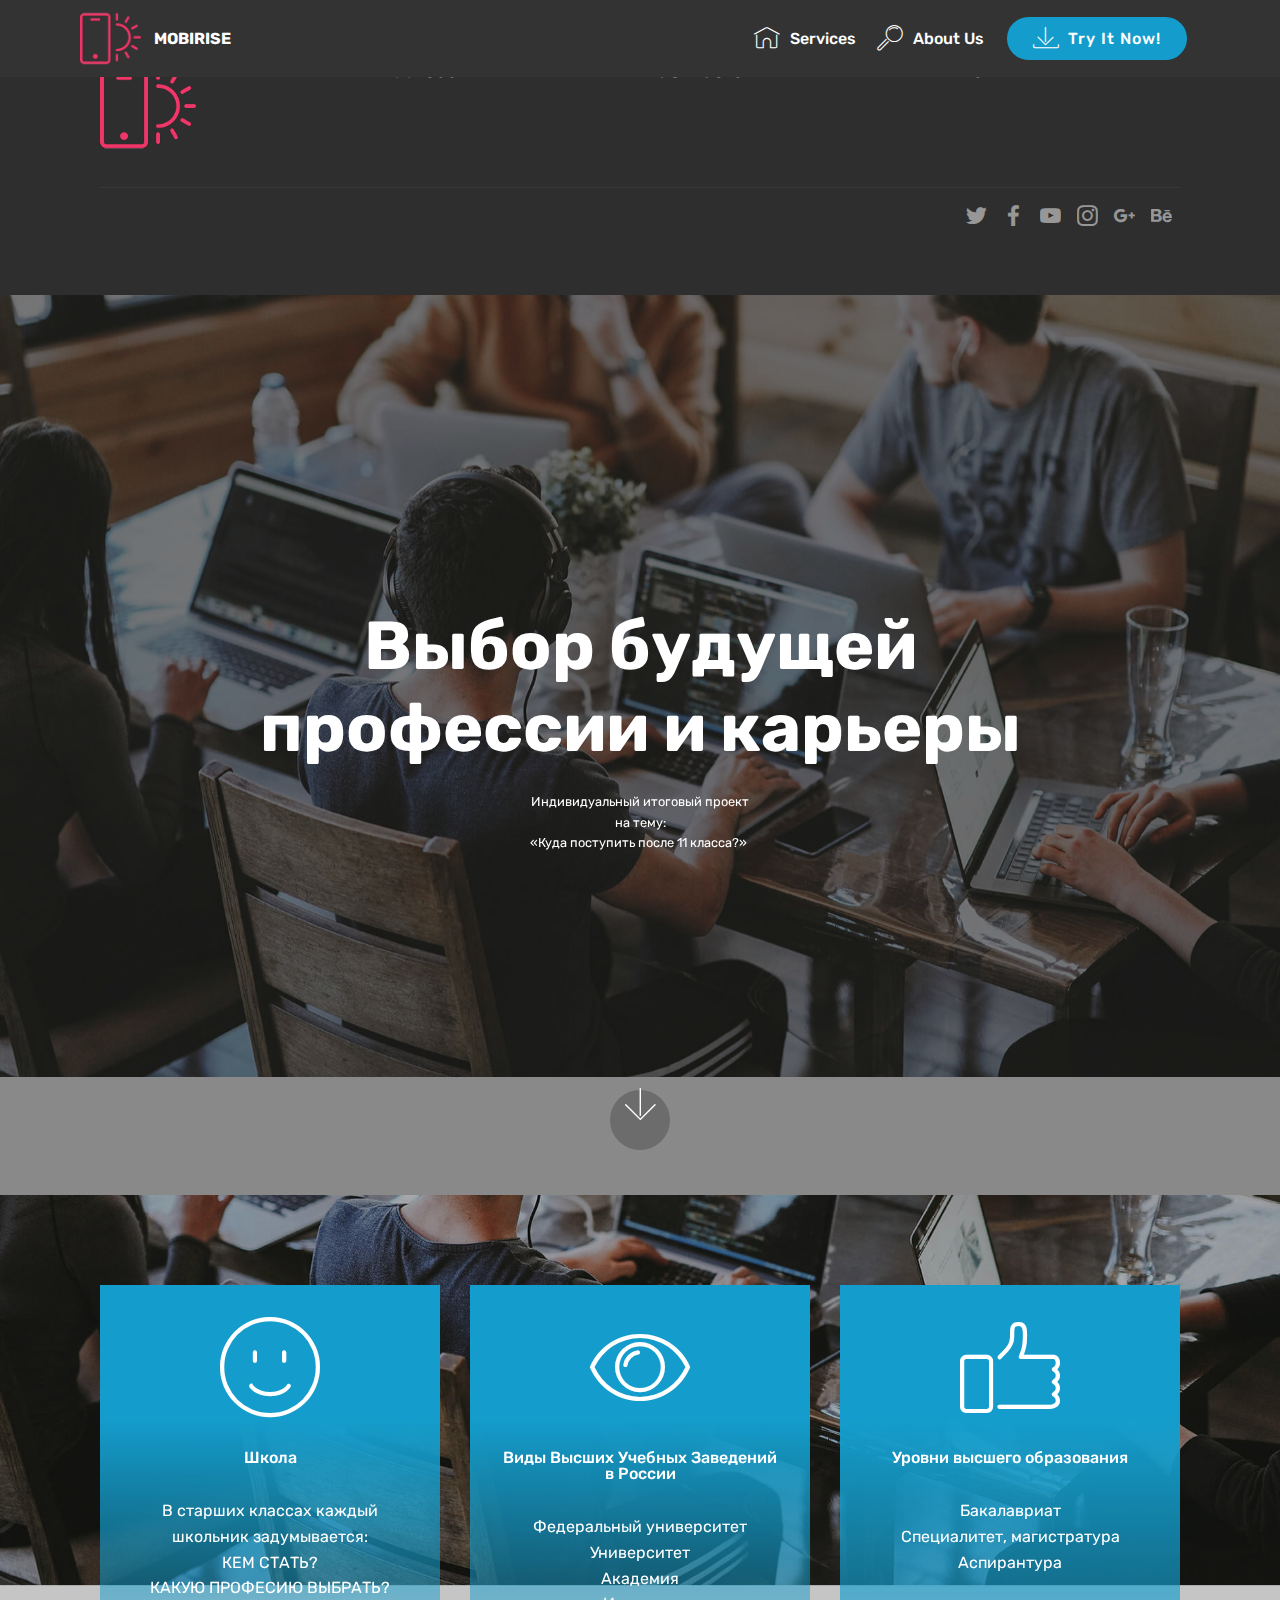
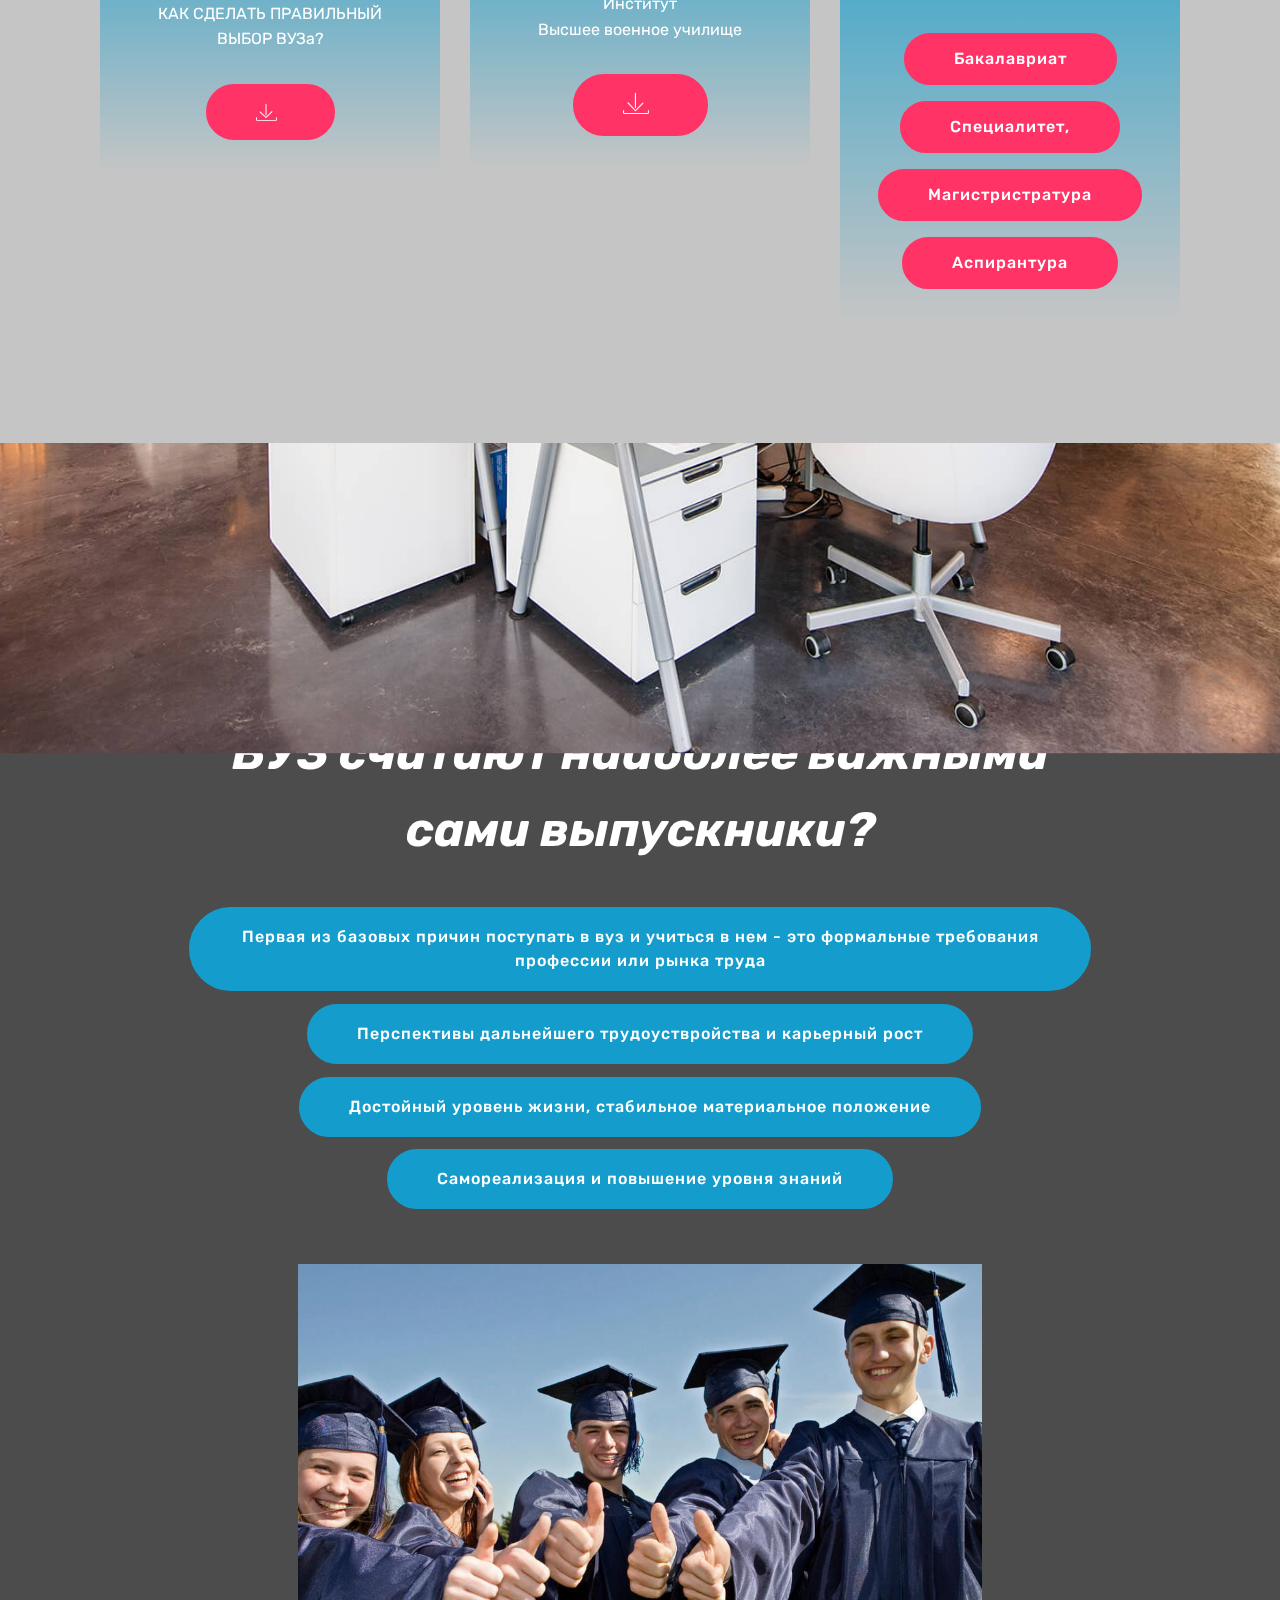
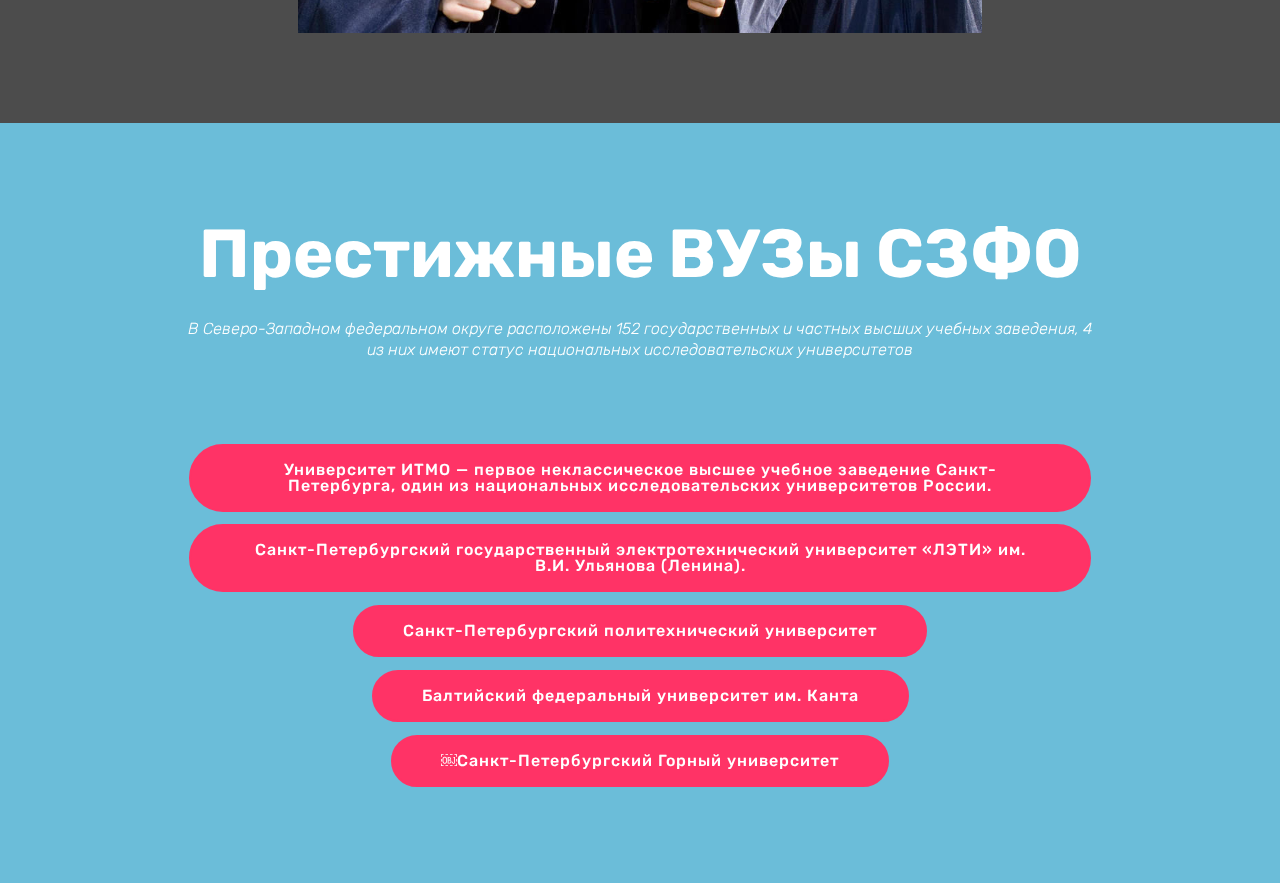
<file: index.html>
<!DOCTYPE html>
<html  >
<head>
  <!-- Site made with Mobirise Website Builder v4.12.2, https://mobirise.com -->
  <meta charset="UTF-8">
  <meta http-equiv="X-UA-Compatible" content="IE=edge">
  <meta name="generator" content="Mobirise v4.12.2, mobirise.com">
  <meta name="viewport" content="width=device-width, initial-scale=1, minimum-scale=1">
  <link rel="shortcut icon" href="assets/images/logo2.png" type="image/x-icon">
  <meta name="description" content="">
  
  <title>Home</title>
  <link rel="stylesheet" href="assets/web/assets/mobirise-icons/mobirise-icons.css">
  <link rel="stylesheet" href="assets/bootstrap/css/bootstrap.min.css">
  <link rel="stylesheet" href="assets/bootstrap/css/bootstrap-grid.min.css">
  <link rel="stylesheet" href="assets/bootstrap/css/bootstrap-reboot.min.css">
  <link rel="stylesheet" href="assets/socicon/css/styles.css">
  <link rel="stylesheet" href="assets/tether/tether.min.css">
  <link rel="stylesheet" href="assets/dropdown/css/style.css">
  <link rel="stylesheet" href="assets/theme/css/style.css">
  <link rel="preload" as="style" href="assets/mobirise/css/mbr-additional.css"><link rel="stylesheet" href="assets/mobirise/css/mbr-additional.css" type="text/css">
  
  
  
</head>
<body>
  <section class="menu cid-qTkzRZLJNu" once="menu" id="menu1-0">

    

    <nav class="navbar navbar-expand beta-menu navbar-dropdown align-items-center navbar-fixed-top navbar-toggleable-sm">
        <button class="navbar-toggler navbar-toggler-right" type="button" data-toggle="collapse" data-target="#navbarSupportedContent" aria-controls="navbarSupportedContent" aria-expanded="false" aria-label="Toggle navigation">
            <div class="hamburger">
                <span></span>
                <span></span>
                <span></span>
                <span></span>
            </div>
        </button>
        <div class="menu-logo">
            <div class="navbar-brand">
                <span class="navbar-logo">
                    <a href="https://mobirise.com">
                         <img src="assets/images/logo2.png" alt="Mobirise" style="height: 3.8rem;">
                    </a>
                </span>
                <span class="navbar-caption-wrap">
                    <a class="navbar-caption text-white display-4" href="https://mobirise.com">
                        MOBIRISE
                    </a>
                </span>
            </div>
        </div>
        <div class="collapse navbar-collapse" id="navbarSupportedContent">
            <ul class="navbar-nav nav-dropdown" data-app-modern-menu="true"><li class="nav-item">
                    <a class="nav-link link text-white display-4" href="https://mobirise.com">
                        <span class="mbri-home mbr-iconfont mbr-iconfont-btn"></span>
                        Services
                    </a>
                </li>
                <li class="nav-item">
                    <a class="nav-link link text-white display-4" href="https://mobirise.com">
                        <span class="mbri-search mbr-iconfont mbr-iconfont-btn"></span>
                        About Us
                    </a>
                </li></ul>
            <div class="navbar-buttons mbr-section-btn">
                <a class="btn btn-sm btn-primary display-4" href="https://mobirise.com">
                    <span class="mbri-save mbr-iconfont mbr-iconfont-btn "></span>
                    Try It Now!
                </a>
            </div>
        </div>
    </nav>
</section>

<section class="engine"><a href="https://mobirise.info/t">amp template</a></section><section class="cid-qTkAaeaxX5" id="footer1-2">

    

    

    <div class="container">
        <div class="media-container-row content text-white">
            <div class="col-12 col-md-3">
                <div class="media-wrap">
                    <a href="https://mobirise.com/">
                        <img src="assets/images/logo2.png" alt="Mobirise">
                    </a>
                </div>
            </div>
            <div class="col-12 col-md-3 mbr-fonts-style display-7">
                <h5 class="pb-3">
                    Address
                </h5>
                <p class="mbr-text"><br><br></p>
            </div>
            <div class="col-12 col-md-3 mbr-fonts-style display-7">
                <h5 class="pb-3">
                    Contacts
                </h5>
                <p class="mbr-text"></p>
            </div>
            <div class="col-12 col-md-3 mbr-fonts-style display-7">
                <h5 class="pb-3">
                    Links
                </h5>
                <p class="mbr-text"></p>
            </div>
        </div>
        <div class="footer-lower">
            <div class="media-container-row">
                <div class="col-sm-12">
                    <hr>
                </div>
            </div>
            <div class="media-container-row mbr-white">
                <div class="col-sm-6 copyright">
                    <p class="mbr-text mbr-fonts-style display-7"></p>
                </div>
                <div class="col-md-6">
                    <div class="social-list align-right">
                        <div class="soc-item">
                            <a href="https://twitter.com/mobirise" target="_blank">
                                <span class="socicon-twitter socicon mbr-iconfont mbr-iconfont-social"></span>
                            </a>
                        </div>
                        <div class="soc-item">
                            <a href="https://www.facebook.com/pages/Mobirise/1616226671953247" target="_blank">
                                <span class="socicon-facebook socicon mbr-iconfont mbr-iconfont-social"></span>
                            </a>
                        </div>
                        <div class="soc-item">
                            <a href="https://www.youtube.com/c/mobirise" target="_blank">
                                <span class="socicon-youtube socicon mbr-iconfont mbr-iconfont-social"></span>
                            </a>
                        </div>
                        <div class="soc-item">
                            <a href="https://instagram.com/mobirise" target="_blank">
                                <span class="socicon-instagram socicon mbr-iconfont mbr-iconfont-social"></span>
                            </a>
                        </div>
                        <div class="soc-item">
                            <a href="https://plus.google.com/u/0/+Mobirise" target="_blank">
                                <span class="socicon-googleplus socicon mbr-iconfont mbr-iconfont-social"></span>
                            </a>
                        </div>
                        <div class="soc-item">
                            <a href="https://www.behance.net/Mobirise" target="_blank">
                                <span class="socicon-behance socicon mbr-iconfont mbr-iconfont-social"></span>
                            </a>
                        </div>
                    </div>
                </div>
            </div>
        </div>
    </div>
</section>

<section class="cid-rSx6ATHEgw mbr-fullscreen mbr-parallax-background" id="header2-3">

    

    <div class="mbr-overlay" style="opacity: 0.5; background-color: rgb(35, 35, 35);"></div>

    <div class="container align-center">
        <div class="row justify-content-md-center">
            <div class="mbr-white col-md-10">
                <h1 class="mbr-section-title mbr-bold pb-3 mbr-fonts-style display-1">Выбор будущей профессии и карьеры</h1>
                
                <p class="mbr-text pb-3 mbr-fonts-style display-5">Индивидуальный итоговый проект
<br>на тему:
<br>«Куда поступить после 11 класса?»&nbsp;<br></p>
                
            </div>
        </div>
    </div>
    <div class="mbr-arrow hidden-sm-down" aria-hidden="true">
        <a href="#next">
            <i class="mbri-down mbr-iconfont"></i>
        </a>
    </div>
</section>

<section class="features8 cid-rSxIVBytEY mbr-parallax-background" id="features8-v">

    

    <div class="mbr-overlay" style="opacity: 0.2; background-color: rgb(35, 35, 35);">
    </div>

    <div class="container">
        <div class="media-container-row">

            <div class="card  col-12 col-md-6 col-lg-4">
                <div class="card-img">
                    <span class="mbr-iconfont mbri-smile-face"></span>
                </div>
                <div class="card-box align-center">
                    <h4 class="card-title mbr-fonts-style display-7">Школа</h4>
                    <p class="mbr-text mbr-fonts-style display-7">В старших классах каждый школьник задумывается:<br>КЕМ СТАТЬ?<br>КАКУЮ ПРОФЕСИЮ ВЫБРАТЬ?<br>КАК СДЕЛАТЬ ПРАВИЛЬНЫЙ ВЫБОР ВУЗа?</p>
                    <div class="mbr-section-btn text-center"><a href="https://dop29.ru/images/events/cover/17f7816ba70aa256af1b268f03058bf3_big.jpg" class="btn btn-secondary display-5"><span class="mbri-save mbr-iconfont mbr-iconfont-btn"></span></a></div>
                </div>
            </div>

            <div class="card  col-12 col-md-6 col-lg-4">
                <div class="card-img">
                    <span class="mbr-iconfont mbri-preview"></span>
                </div>
                <div class="card-box align-center">
                    <h4 class="card-title mbr-fonts-style display-7">Виды Высших Учебных Заведений в России</h4>
                    <p class="mbr-text mbr-fonts-style display-7">Федеральный университет<br>Университет<br>Академия<br>Институт<br>Высшее военное училище</p>
                    <div class="mbr-section-btn text-center"><a href="https://ru.wikipedia.org/wiki/Высшее_учебное_заведение" class="btn btn-secondary display-4"><span class="mbri-save mbr-iconfont mbr-iconfont-btn"></span></a></div>
                </div>
            </div>

            <div class="card  col-12 col-md-6 col-lg-4">
                <div class="card-img">
                    <span class="mbr-iconfont mbri-like"></span>
                </div>
                <div class="card-box align-center">
                    <h4 class="card-title mbr-fonts-style display-7">Уровни высшего образования</h4>
                    <p class="mbr-text mbr-fonts-style display-7">Бакалавриат<br>Специалитет, магистратура<br>Аспирантура<br><br></p>
                    <div class="mbr-section-btn text-center"><a href="https://ru.wikipedia.org/wiki/Бакалавр" class="btn btn-secondary display-4">Бакалавриат</a> <a href="https://ru.wikipedia.org/wiki/Специалист_(квалификация)" class="btn btn-secondary display-4">Специалитет,</a> <a href="https://ru.wikipedia.org/wiki/Магистр" class="btn btn-secondary display-4">Магистристратура</a> <a href="https://ru.wikipedia.org/wiki/Аспирантура" class="btn btn-secondary display-4">Аспирантура</a></div>
                </div>
            </div>

            
        </div>
    </div>
</section>

<section class="header4 cid-rSzpjURwDr mbr-parallax-background" id="header4-y">

    

    <div class="mbr-overlay" style="opacity: 0.8; background-color: rgb(35, 35, 35);">
    </div>

    <div class="container">
        <div class="row justify-content-md-center">
            <div class="media-content col-md-10">
                <h1 class="mbr-section-title align-center mbr-white pb-3 mbr-bold mbr-fonts-style display-1">Поступать в ВУЗ или нет?&nbsp;</h1>
                
                <div class="mbr-text align-center mbr-white pb-3">
                    <p class="mbr-text mbr-fonts-style display-2"><strong><em>
                        Какие же причины поступления в ВУЗ считают наиболее важными сами выпускники?
                    </em></strong></p>
                </div>
                <div class="mbr-section-btn align-center"><a class="btn btn-md btn-primary display-7" href="https://studyinfocus.ru/4-vazhnyh-prichiny-postupat-v-vuz/">Первая из базовых причин поступать в вуз и учиться в нем - это формальные требования профессии или рынка труда</a> <a class="btn btn-md btn-primary display-7" href="https://synergy.ru/about/education_articles/bez_rubriki/prichinyi_postupleniya_v_vuz">Перспективы дальнейшего трудоуствройства и карьерный рост</a> <a class="btn btn-md btn-primary display-7" href="https://synergy.ru/about/education_articles/bez_rubriki/prichinyi_postupleniya_v_vuz">Достойный уровень жизни, стабильное материальное положение</a> <a class="btn btn-md btn-primary display-7" href="https://synergy.ru/about/education_articles/bez_rubriki/prichinyi_postupleniya_v_vuz">Самореализация и повышение уровня знаний</a></div>
            </div>
            <div class="mbr-figure pt-5">
                <img src="assets/images/full-size-1511369845-d6c57d52881a6835744cf718784373fb-1000x540.jpg" alt="Mobirise" title="" style="width: 60%;">
            </div>
        </div>
    </div>
</section>

<section class="header1 cid-rSzrrfTf31 mbr-parallax-background" id="header1-z">

    

    <div class="mbr-overlay" style="opacity: 0.6; background-color: rgb(20, 157, 204);">
    </div>

    <div class="container">
        <div class="row justify-content-md-center">
            <div class="mbr-white col-md-10">
                <h1 class="mbr-section-title align-center mbr-bold pb-3 mbr-fonts-style display-1">
                    Престижные ВУЗы СЗФО</h1>
                <h3 class="mbr-section-subtitle align-center mbr-light pb-3 mbr-fonts-style display-4"><em>В Северо-Западном федеральном округе расположены 152 государственных и частных высших учебных заведения, 4 из них имеют статус национальных исследовательских университетов 
</em><div><br></div></h3>
                <p class="mbr-text align-center pb-3 mbr-fonts-style display-5"></p>
                <div class="mbr-section-btn align-center"><a class="btn btn-md btn-secondary display-4" href="https://itmo.ru/ru/page/144/universitet.htm">Университет ИТМО — первое неклассическое высшее учебное заведение Санкт-Петербурга, один из национальных исследовательских университетов России.</a> <a class="btn btn-md btn-secondary display-4" href="https://etu.ru/">
                        Санкт-Петербургский государственный электротехнический университет «ЛЭТИ» им. В.И. Ульянова (Ленина). </a> <a class="btn btn-md btn-secondary display-4" href="https://www.spbstu.ru/">
                        Санкт-Петербургский политехнический университет</a> <a class="btn btn-md btn-secondary display-4" href="https://www.kantiana.ru/">
                        Балтийский федеральный университет им. Канта</a> <a class="btn btn-md btn-secondary display-4" href="https://spmi.ru/">￼Санкт-Петербургский Горный университет</a></div>
            </div>
        </div>
    </div>

</section>


  <script src="assets/web/assets/jquery/jquery.min.js"></script>
  <script src="assets/popper/popper.min.js"></script>
  <script src="assets/bootstrap/js/bootstrap.min.js"></script>
  <script src="assets/tether/tether.min.js"></script>
  <script src="assets/dropdown/js/nav-dropdown.js"></script>
  <script src="assets/dropdown/js/navbar-dropdown.js"></script>
  <script src="assets/touchswipe/jquery.touch-swipe.min.js"></script>
  <script src="assets/parallax/jarallax.min.js"></script>
  <script src="assets/smoothscroll/smooth-scroll.js"></script>
  <script src="assets/theme/js/script.js"></script>
  
  
</body>
</html>
</file>
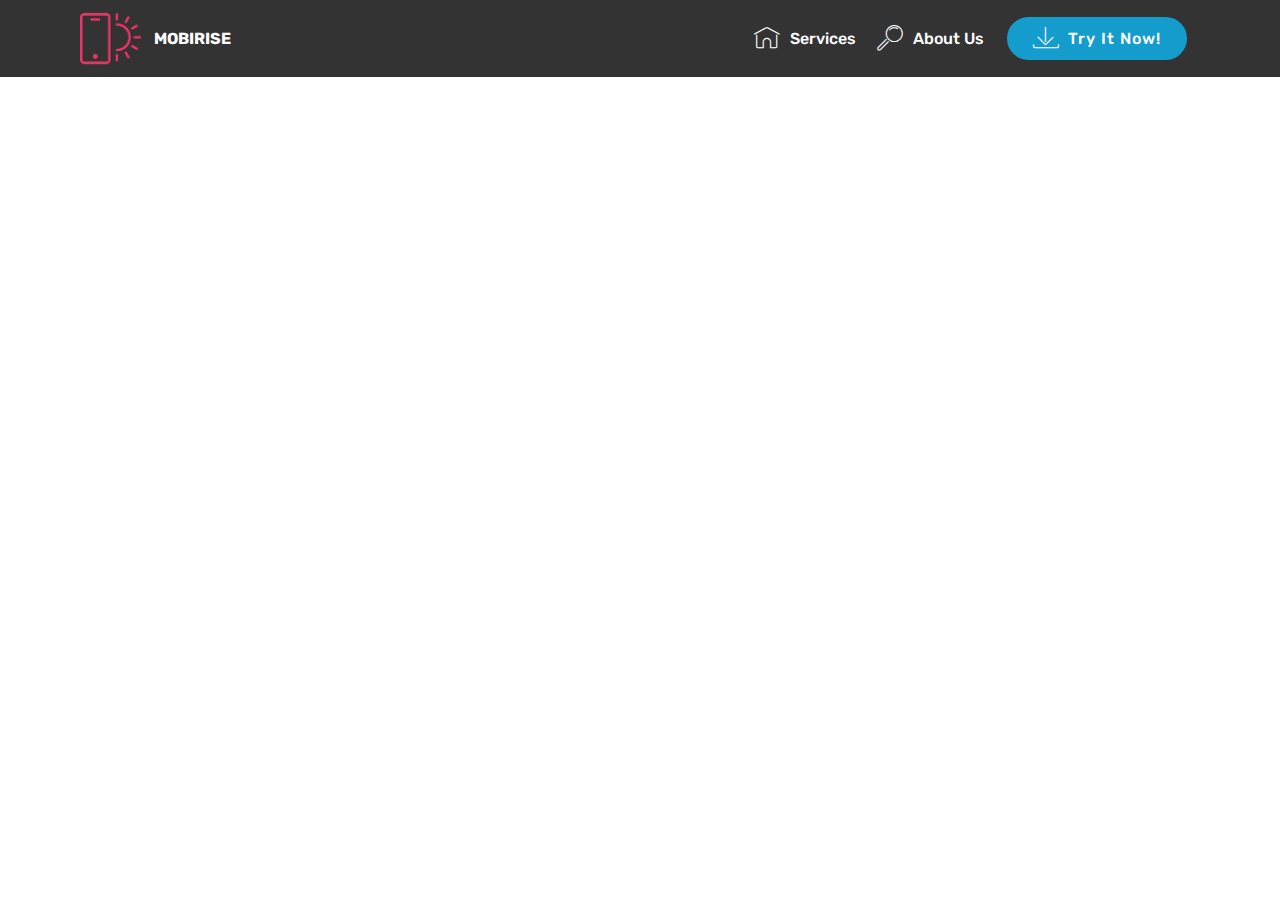
<file: page1.html>
<!DOCTYPE html>
<html  >
<head>
  <!-- Site made with Mobirise Website Builder v4.12.2, https://mobirise.com -->
  <meta charset="UTF-8">
  <meta http-equiv="X-UA-Compatible" content="IE=edge">
  <meta name="generator" content="Mobirise v4.12.2, mobirise.com">
  <meta name="viewport" content="width=device-width, initial-scale=1, minimum-scale=1">
  <link rel="shortcut icon" href="assets/images/logo2.png" type="image/x-icon">
  <meta name="description" content="Web Page Builder Description">
  
  <title>Page 1</title>
  <link rel="stylesheet" href="assets/web/assets/mobirise-icons/mobirise-icons.css">
  <link rel="stylesheet" href="assets/bootstrap/css/bootstrap.min.css">
  <link rel="stylesheet" href="assets/bootstrap/css/bootstrap-grid.min.css">
  <link rel="stylesheet" href="assets/bootstrap/css/bootstrap-reboot.min.css">
  <link rel="stylesheet" href="assets/tether/tether.min.css">
  <link rel="stylesheet" href="assets/dropdown/css/style.css">
  <link rel="stylesheet" href="assets/theme/css/style.css">
  <link rel="preload" as="style" href="assets/mobirise/css/mbr-additional.css"><link rel="stylesheet" href="assets/mobirise/css/mbr-additional.css" type="text/css">
  
  
  
</head>
<body>
  <section class="menu cid-qTkzRZLJNu" once="menu" id="menu1-4">

    

    <nav class="navbar navbar-expand beta-menu navbar-dropdown align-items-center navbar-fixed-top navbar-toggleable-sm">
        <button class="navbar-toggler navbar-toggler-right" type="button" data-toggle="collapse" data-target="#navbarSupportedContent" aria-controls="navbarSupportedContent" aria-expanded="false" aria-label="Toggle navigation">
            <div class="hamburger">
                <span></span>
                <span></span>
                <span></span>
                <span></span>
            </div>
        </button>
        <div class="menu-logo">
            <div class="navbar-brand">
                <span class="navbar-logo">
                    <a href="https://mobirise.com">
                         <img src="assets/images/logo2.png" alt="Mobirise" style="height: 3.8rem;">
                    </a>
                </span>
                <span class="navbar-caption-wrap">
                    <a class="navbar-caption text-white display-4" href="https://mobirise.com">
                        MOBIRISE
                    </a>
                </span>
            </div>
        </div>
        <div class="collapse navbar-collapse" id="navbarSupportedContent">
            <ul class="navbar-nav nav-dropdown" data-app-modern-menu="true"><li class="nav-item">
                    <a class="nav-link link text-white display-4" href="https://mobirise.com">
                        <span class="mbri-home mbr-iconfont mbr-iconfont-btn"></span>
                        Services
                    </a>
                </li>
                <li class="nav-item">
                    <a class="nav-link link text-white display-4" href="https://mobirise.com">
                        <span class="mbri-search mbr-iconfont mbr-iconfont-btn"></span>
                        About Us
                    </a>
                </li></ul>
            <div class="navbar-buttons mbr-section-btn">
                <a class="btn btn-sm btn-primary display-4" href="https://mobirise.com">
                    <span class="mbri-save mbr-iconfont mbr-iconfont-btn "></span>
                    Try It Now!
                </a>
            </div>
        </div>
    </nav>
</section>


  <section class="engine"><a href="https://mobirise.info/o">portfolio web templates</a></section><script src="assets/web/assets/jquery/jquery.min.js"></script>
  <script src="assets/popper/popper.min.js"></script>
  <script src="assets/bootstrap/js/bootstrap.min.js"></script>
  <script src="assets/tether/tether.min.js"></script>
  <script src="assets/smoothscroll/smooth-scroll.js"></script>
  <script src="assets/dropdown/js/nav-dropdown.js"></script>
  <script src="assets/dropdown/js/navbar-dropdown.js"></script>
  <script src="assets/touchswipe/jquery.touch-swipe.min.js"></script>
  <script src="assets/theme/js/script.js"></script>
  
  
</body>
</html>
</file>
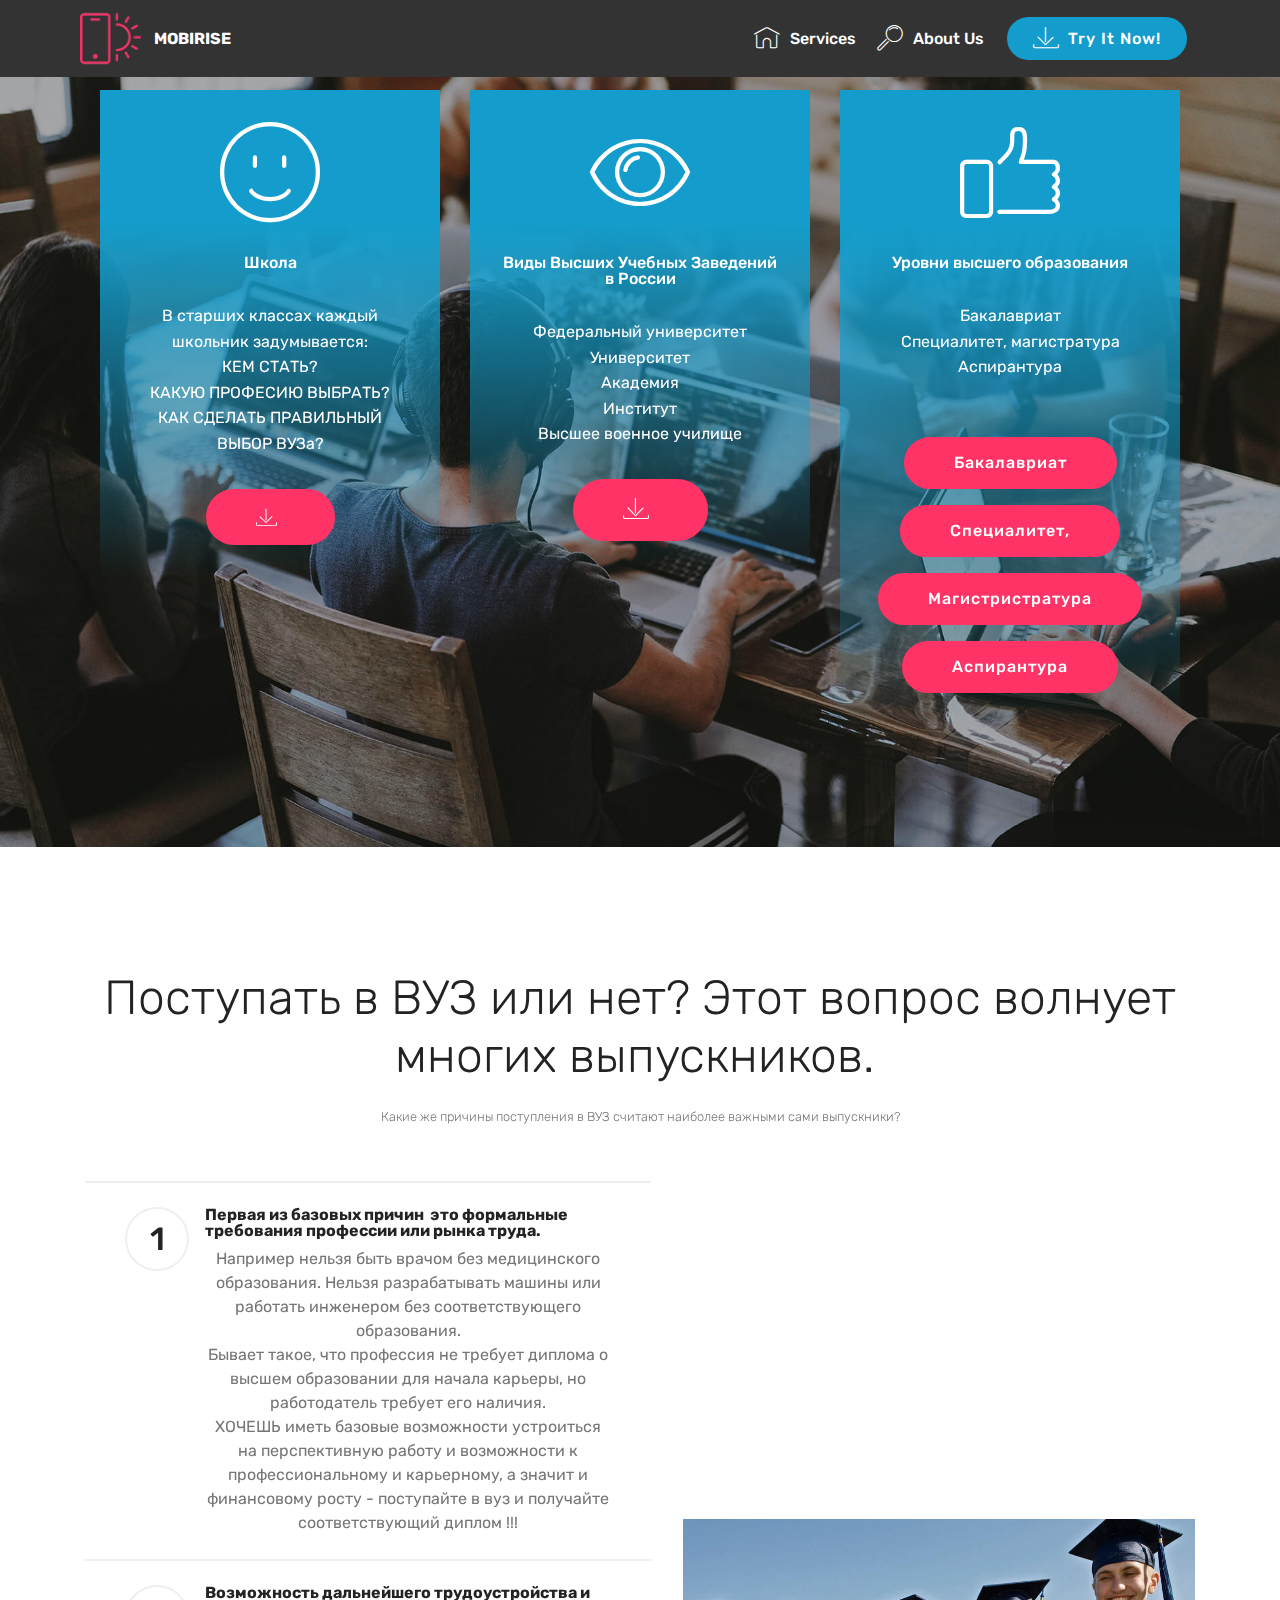
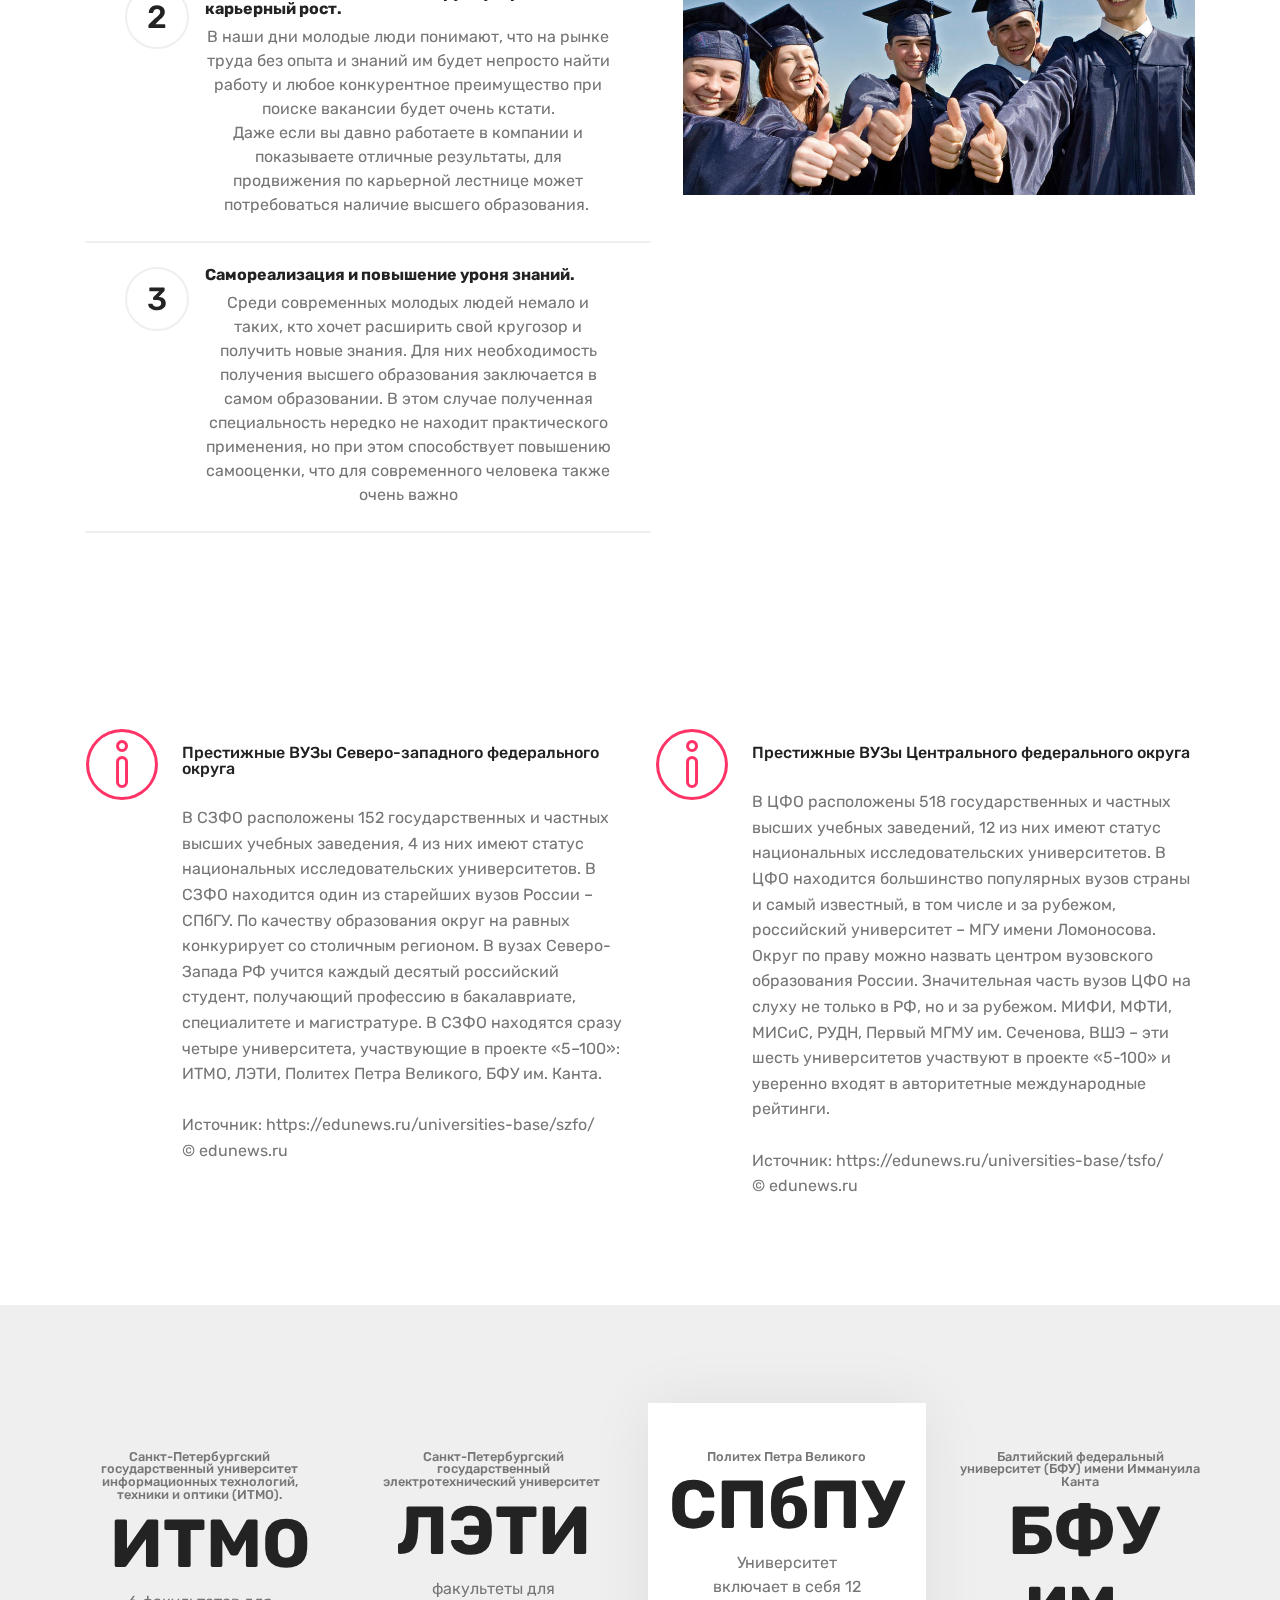
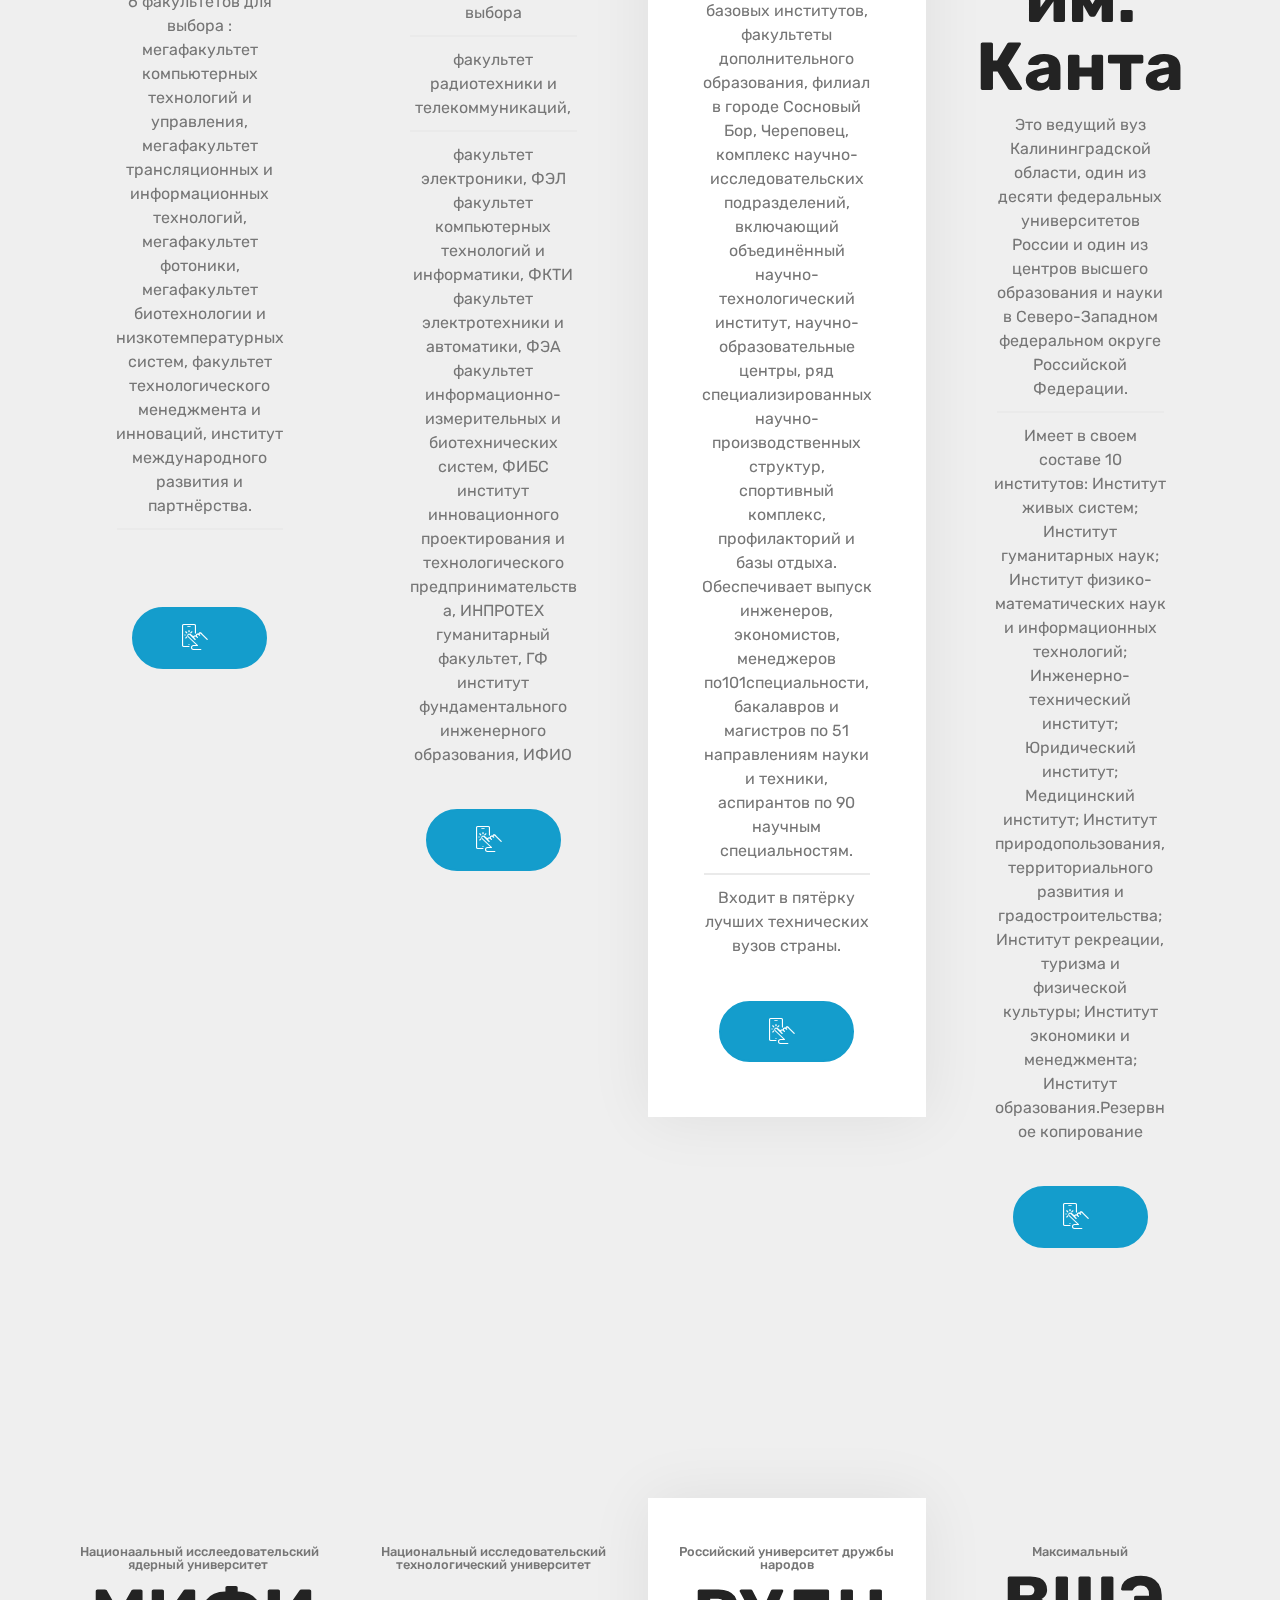
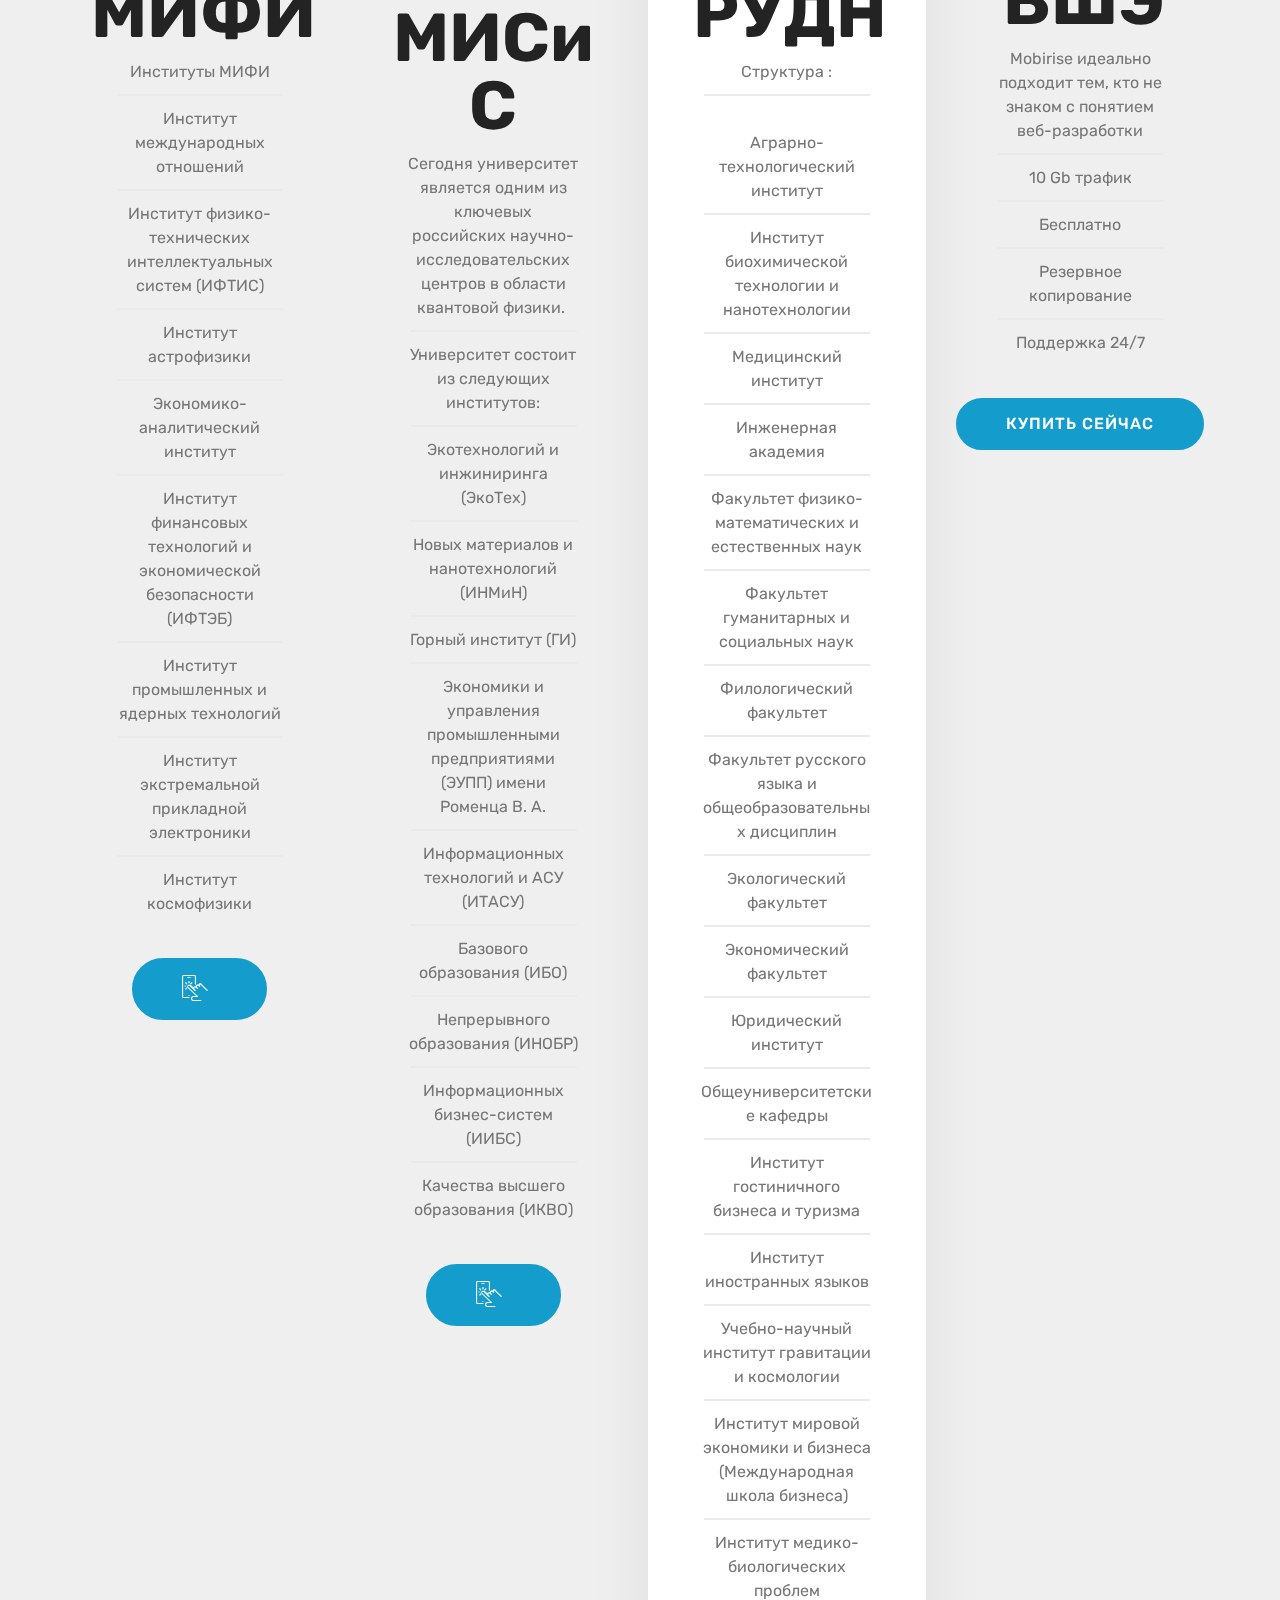
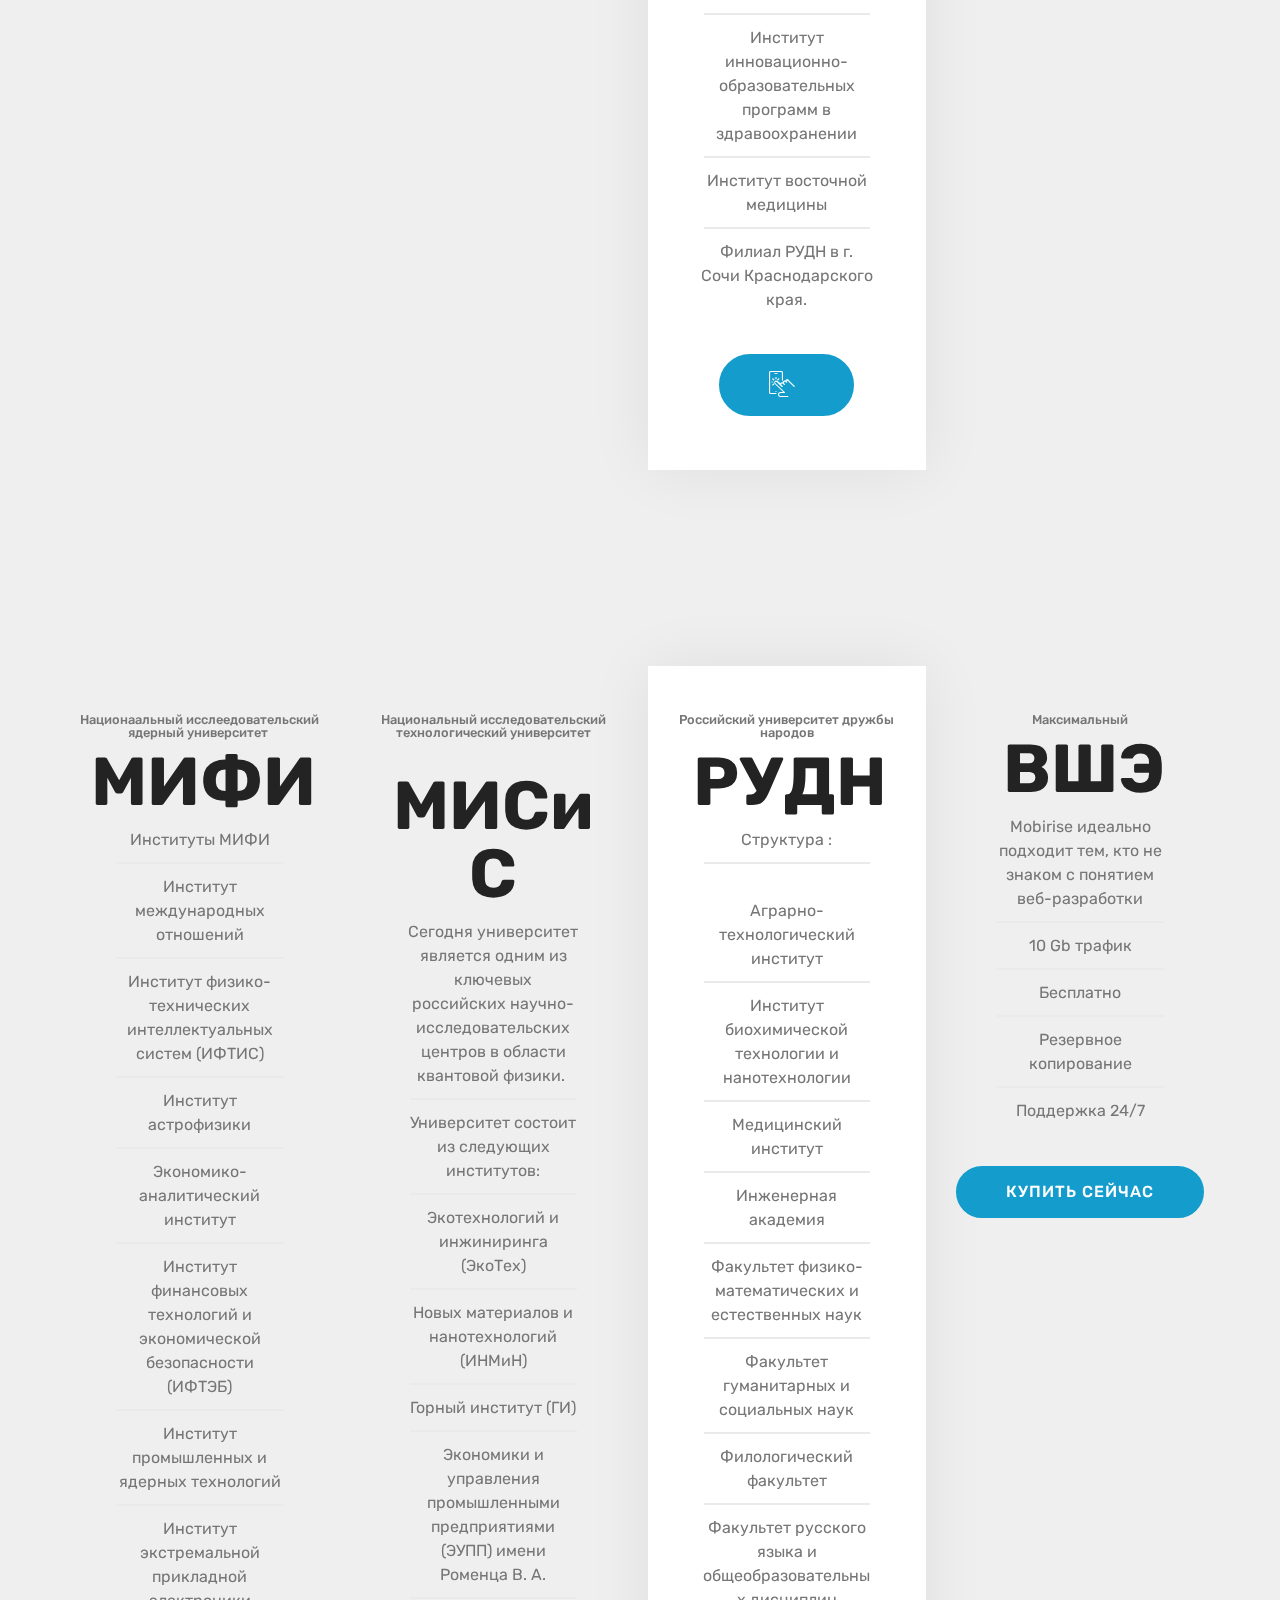
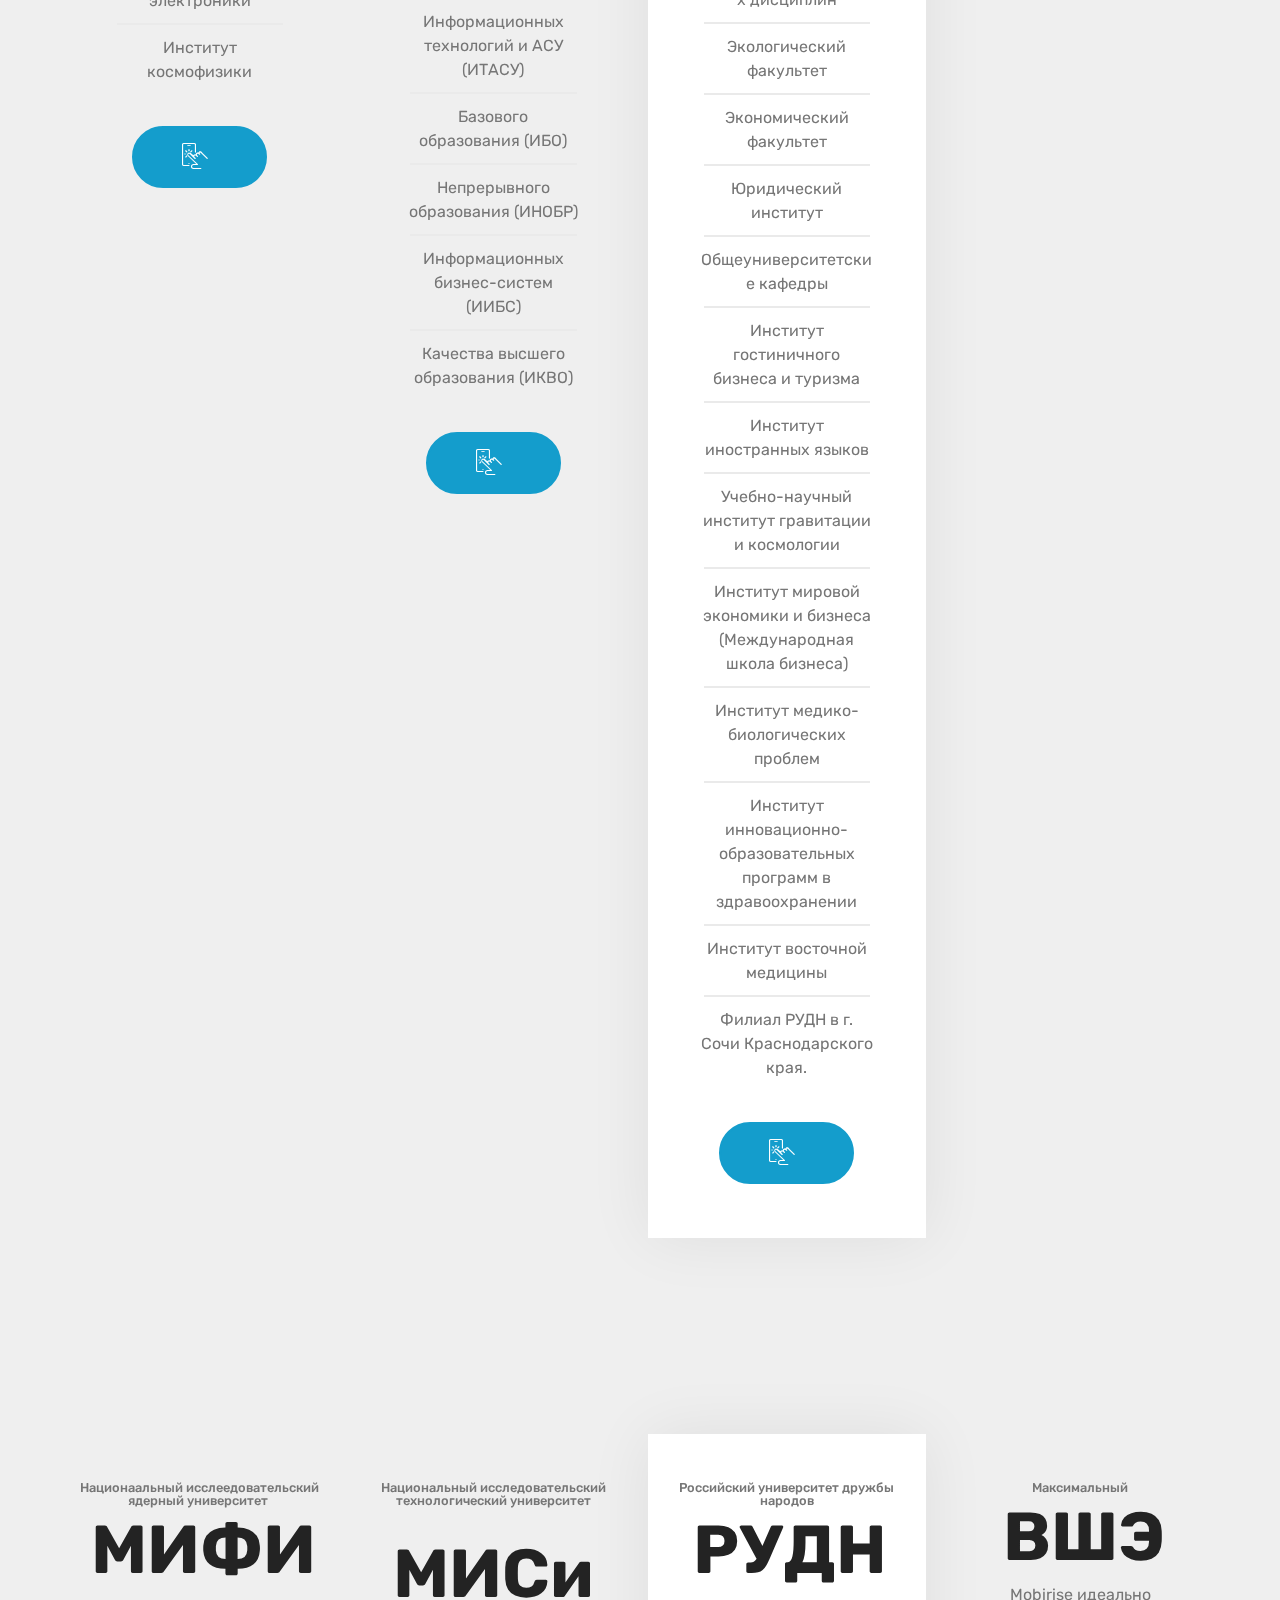
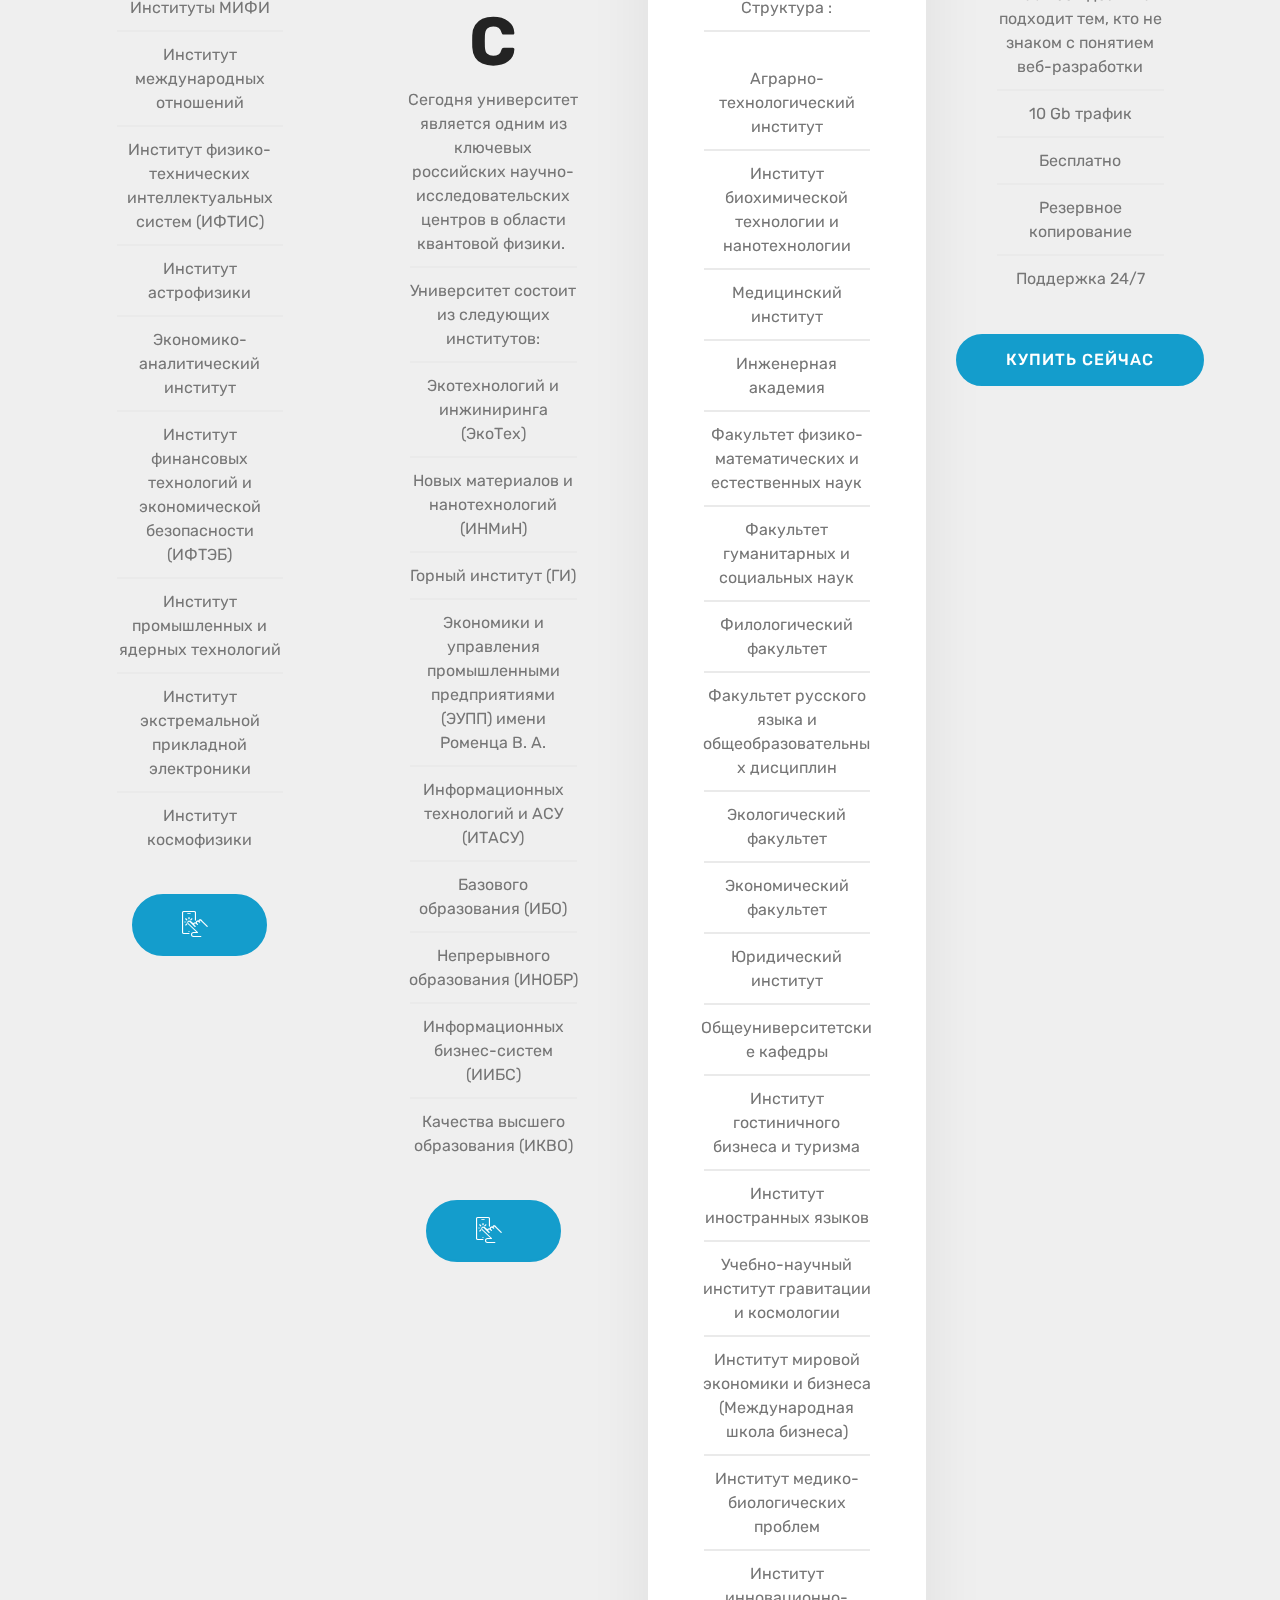
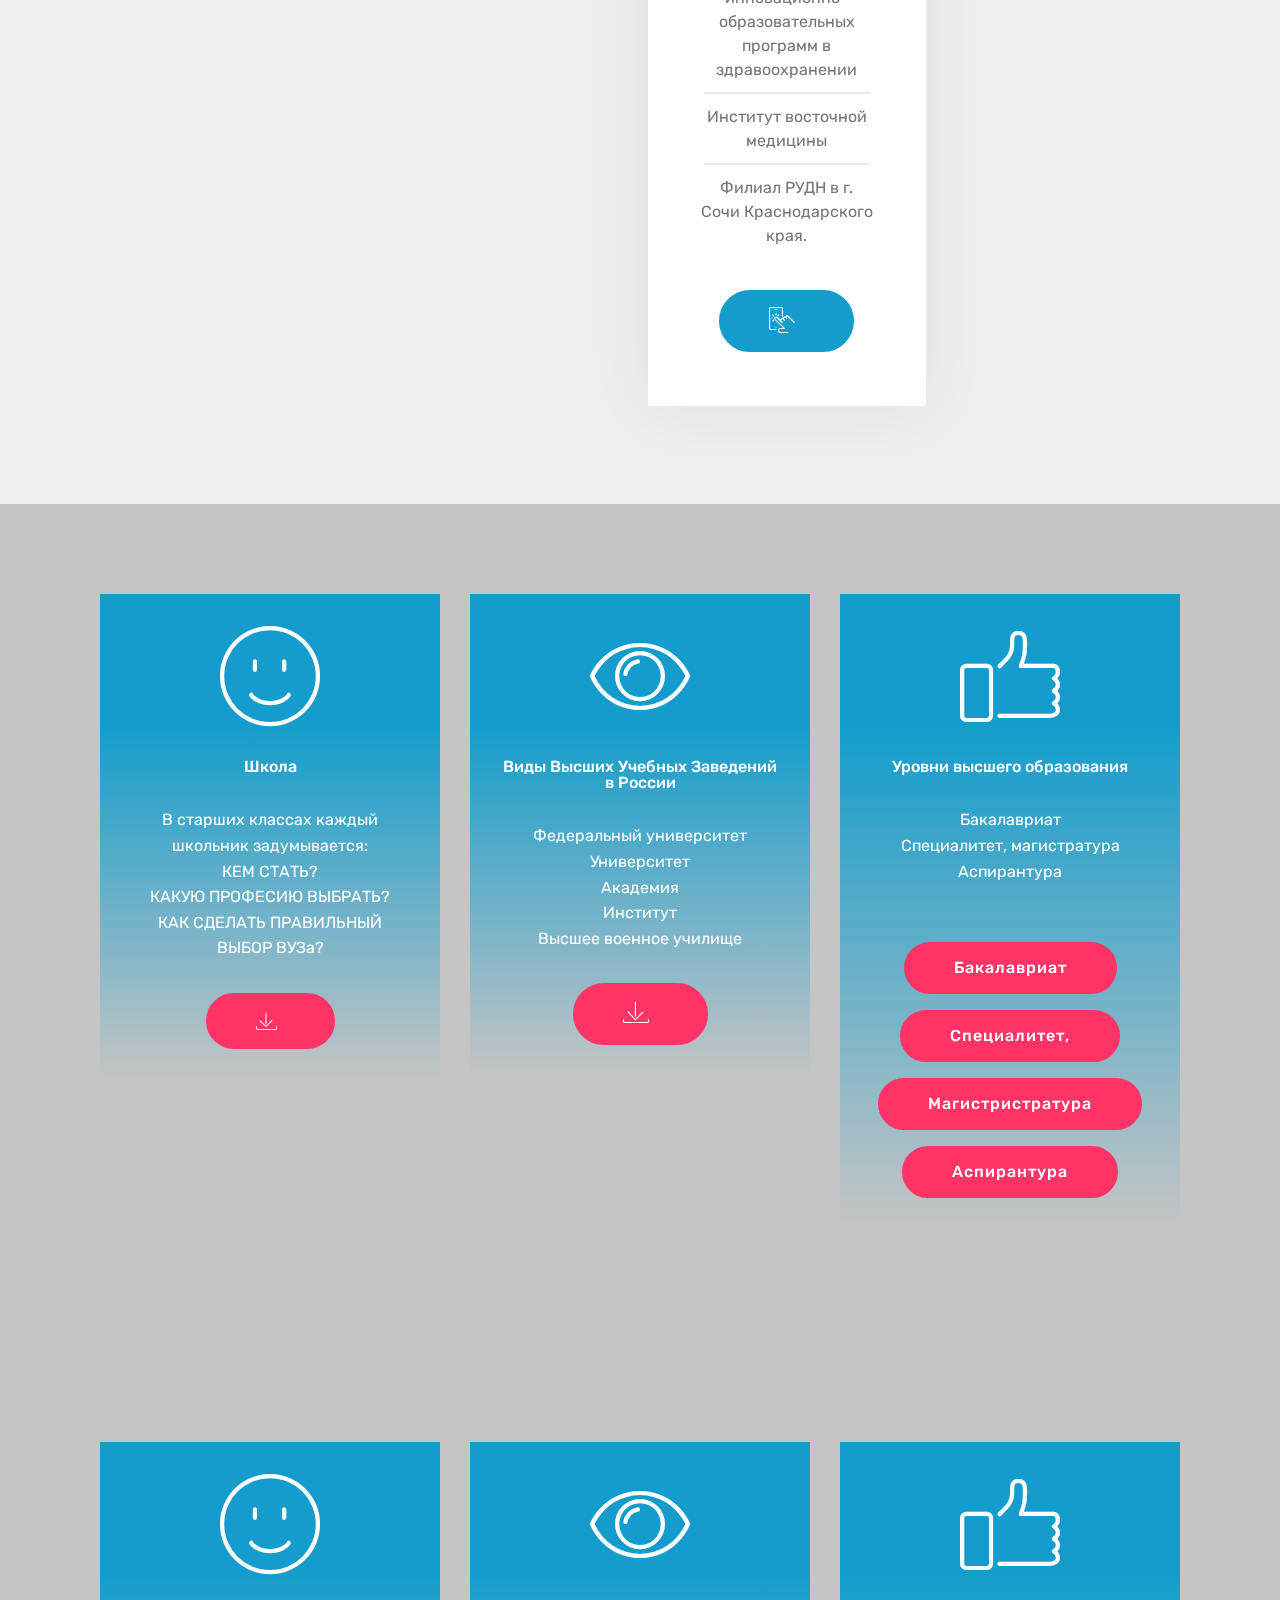
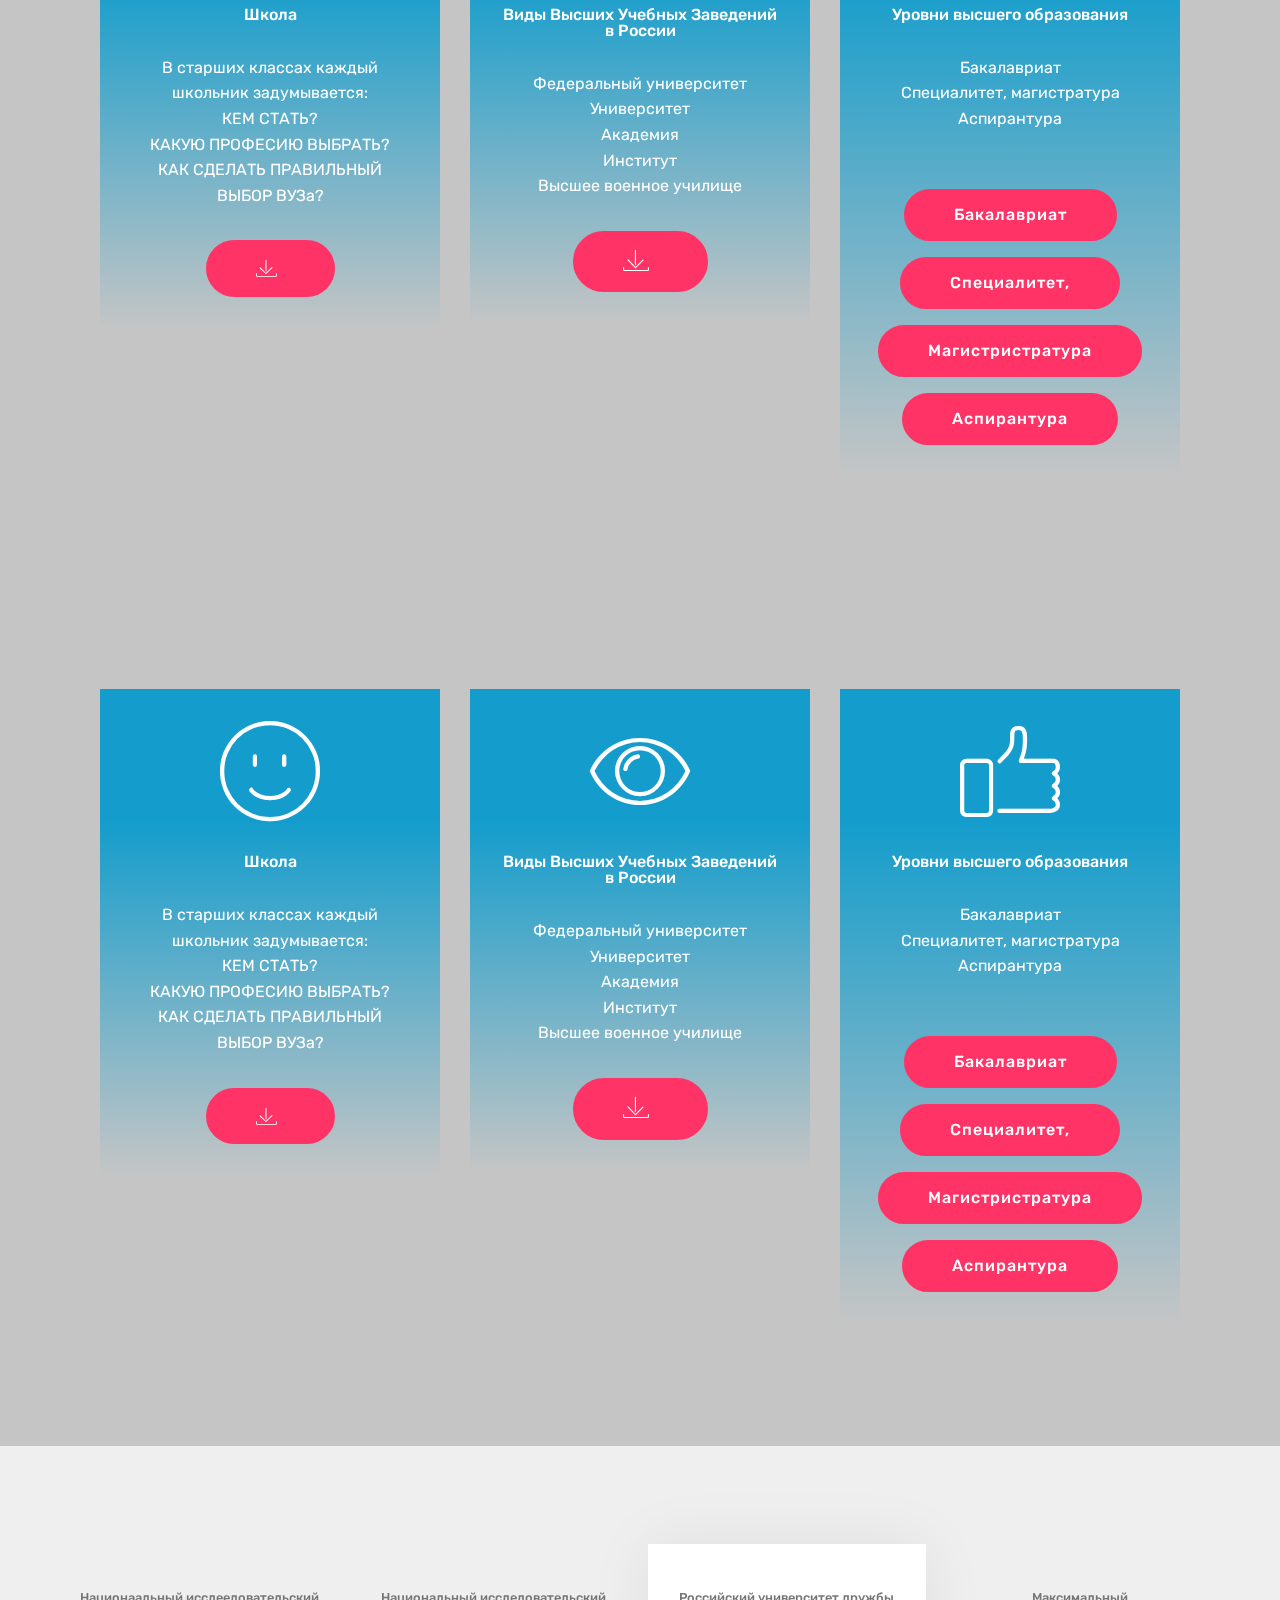
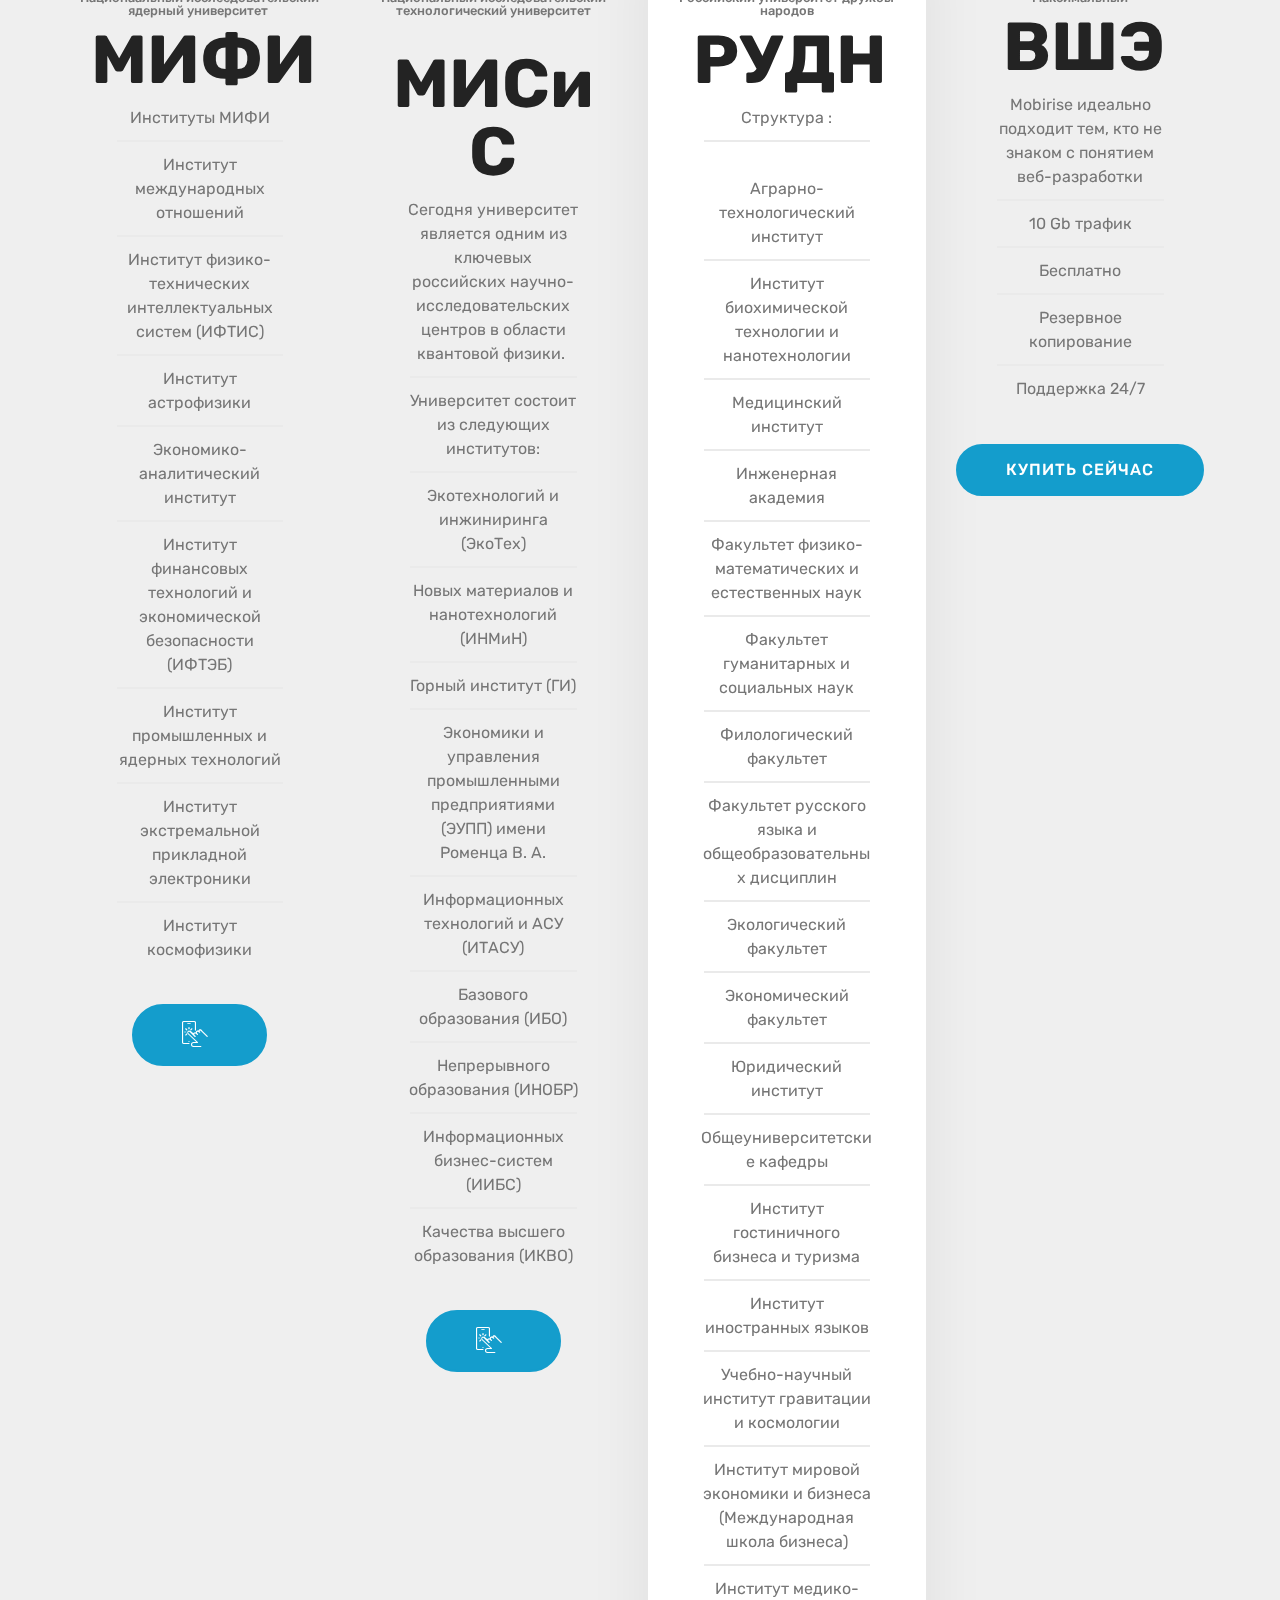
<file: page2.html>
<!DOCTYPE html>
<html  >
<head>
  <!-- Site made with Mobirise Website Builder v4.12.2, https://mobirise.com -->
  <meta charset="UTF-8">
  <meta http-equiv="X-UA-Compatible" content="IE=edge">
  <meta name="generator" content="Mobirise v4.12.2, mobirise.com">
  <meta name="viewport" content="width=device-width, initial-scale=1, minimum-scale=1">
  <link rel="shortcut icon" href="assets/images/logo2.png" type="image/x-icon">
  <meta name="description" content="Web Page Creator Description">
  
  <title>Престижные ВУЗы</title>
  <link rel="stylesheet" href="assets/web/assets/mobirise-icons/mobirise-icons.css">
  <link rel="stylesheet" href="assets/bootstrap/css/bootstrap.min.css">
  <link rel="stylesheet" href="assets/bootstrap/css/bootstrap-grid.min.css">
  <link rel="stylesheet" href="assets/bootstrap/css/bootstrap-reboot.min.css">
  <link rel="stylesheet" href="assets/tether/tether.min.css">
  <link rel="stylesheet" href="assets/dropdown/css/style.css">
  <link rel="stylesheet" href="assets/theme/css/style.css">
  <link rel="preload" as="style" href="assets/mobirise/css/mbr-additional.css"><link rel="stylesheet" href="assets/mobirise/css/mbr-additional.css" type="text/css">
  
  
  
</head>
<body>
  <section class="menu cid-qTkzRZLJNu" once="menu" id="menu1-6">

    

    <nav class="navbar navbar-expand beta-menu navbar-dropdown align-items-center navbar-fixed-top navbar-toggleable-sm">
        <button class="navbar-toggler navbar-toggler-right" type="button" data-toggle="collapse" data-target="#navbarSupportedContent" aria-controls="navbarSupportedContent" aria-expanded="false" aria-label="Toggle navigation">
            <div class="hamburger">
                <span></span>
                <span></span>
                <span></span>
                <span></span>
            </div>
        </button>
        <div class="menu-logo">
            <div class="navbar-brand">
                <span class="navbar-logo">
                    <a href="https://mobirise.com">
                         <img src="assets/images/logo2.png" alt="Mobirise" style="height: 3.8rem;">
                    </a>
                </span>
                <span class="navbar-caption-wrap">
                    <a class="navbar-caption text-white display-4" href="https://mobirise.com">
                        MOBIRISE
                    </a>
                </span>
            </div>
        </div>
        <div class="collapse navbar-collapse" id="navbarSupportedContent">
            <ul class="navbar-nav nav-dropdown" data-app-modern-menu="true"><li class="nav-item">
                    <a class="nav-link link text-white display-4" href="https://mobirise.com">
                        <span class="mbri-home mbr-iconfont mbr-iconfont-btn"></span>
                        Services
                    </a>
                </li>
                <li class="nav-item">
                    <a class="nav-link link text-white display-4" href="https://mobirise.com">
                        <span class="mbri-search mbr-iconfont mbr-iconfont-btn"></span>
                        About Us
                    </a>
                </li></ul>
            <div class="navbar-buttons mbr-section-btn">
                <a class="btn btn-sm btn-primary display-4" href="https://mobirise.com">
                    <span class="mbri-save mbr-iconfont mbr-iconfont-btn "></span>
                    Try It Now!
                </a>
            </div>
        </div>
    </nav>
</section>

<section class="engine"><a href="https://mobirise.info/s">free bootstrap themes</a></section><section class="features8 cid-rSx7W7JoKT mbr-parallax-background" id="features8-9">

    

    <div class="mbr-overlay" style="opacity: 0.2; background-color: rgb(35, 35, 35);">
    </div>

    <div class="container">
        <div class="media-container-row">

            <div class="card  col-12 col-md-6 col-lg-4">
                <div class="card-img">
                    <span class="mbr-iconfont mbri-smile-face"></span>
                </div>
                <div class="card-box align-center">
                    <h4 class="card-title mbr-fonts-style display-7">Школа</h4>
                    <p class="mbr-text mbr-fonts-style display-7">В старших классах каждый школьник задумывается:<br>КЕМ СТАТЬ?<br>КАКУЮ ПРОФЕСИЮ ВЫБРАТЬ?<br>КАК СДЕЛАТЬ ПРАВИЛЬНЫЙ ВЫБОР ВУЗа?</p>
                    <div class="mbr-section-btn text-center"><a href="https://dop29.ru/images/events/cover/17f7816ba70aa256af1b268f03058bf3_big.jpg" class="btn btn-secondary display-5"><span class="mbri-save mbr-iconfont mbr-iconfont-btn"></span></a></div>
                </div>
            </div>

            <div class="card  col-12 col-md-6 col-lg-4">
                <div class="card-img">
                    <span class="mbr-iconfont mbri-preview"></span>
                </div>
                <div class="card-box align-center">
                    <h4 class="card-title mbr-fonts-style display-7">Виды Высших Учебных Заведений в России</h4>
                    <p class="mbr-text mbr-fonts-style display-7">Федеральный университет<br>Университет<br>Академия<br>Институт<br>Высшее военное училище</p>
                    <div class="mbr-section-btn text-center"><a href="https://ru.wikipedia.org/wiki/Высшее_учебное_заведение" class="btn btn-secondary display-4"><span class="mbri-save mbr-iconfont mbr-iconfont-btn"></span></a></div>
                </div>
            </div>

            <div class="card  col-12 col-md-6 col-lg-4">
                <div class="card-img">
                    <span class="mbr-iconfont mbri-like"></span>
                </div>
                <div class="card-box align-center">
                    <h4 class="card-title mbr-fonts-style display-7">Уровни высшего образования</h4>
                    <p class="mbr-text mbr-fonts-style display-7">Бакалавриат<br>Специалитет, магистратура<br>Аспирантура<br><br></p>
                    <div class="mbr-section-btn text-center"><a href="https://ru.wikipedia.org/wiki/Бакалавр" class="btn btn-secondary display-4">Бакалавриат</a> <a href="https://ru.wikipedia.org/wiki/Специалист_(квалификация)" class="btn btn-secondary display-4">Специалитет,</a> <a href="https://ru.wikipedia.org/wiki/Магистр" class="btn btn-secondary display-4">Магистристратура</a> <a href="https://ru.wikipedia.org/wiki/Аспирантура" class="btn btn-secondary display-4">Аспирантура</a></div>
                </div>
            </div>

            
        </div>
    </div>
</section>

<section class="counters4 counters cid-rSxiHxzAIQ" id="counters4-e">

    

    

    <div class="container pt-4 mt-2">
        <h2 class="mbr-section-title pb-3 align-center mbr-fonts-style display-2">Поступать в ВУЗ или нет? Этот вопрос волнует многих выпускников.&nbsp;</h2>
        <h3 class="mbr-section-subtitle pb-5 align-center mbr-fonts-style display-5">Какие же причины поступления в ВУЗ считают наиболее важными сами выпускники?</h3>
        <div class="media-container-row">
            <div class="media-block m-auto" style="width: 49%;">
                <div class="mbr-figure">
                    <img src="assets/images/full-size-1511369845-d6c57d52881a6835744cf718784373fb-1000x540.jpg" alt="" title="">
                </div>
            </div>
            <div class="cards-block">
                <div class="cards-container">
                    <div class="card px-3 align-left col-12">
                        <div class="panel-item p-4 d-flex align-items-start">
                            <div class="card-img pr-3">
                                <h3 class="img-text d-flex align-items-center justify-content-center">
                                    1
                                </h3>
                            </div>
                            <div class="card-text">
                                <h4 class="mbr-content-title mbr-bold mbr-fonts-style display-7">Первая из базовых причин &nbsp;это формальные требования профессии или рынка труда.&nbsp;</h4>
                                <p class="mbr-content-text mbr-fonts-style display-7">Например нельзя быть врачом без медицинского образования.&nbsp;Нельзя разрабатывать машины или работать инженером без соответствующего образования.<br>Бывает такое, что профессия не требует диплома о высшем образовании для начала карьеры, но работодатель требует его наличия.<br>ХОЧЕШЬ иметь базовые возможности устроиться на перспективную работу и возможности к профессиональному и карьерному, а значит и финансовому росту - поступайте в вуз и получайте соответствующий диплом !!!<br></p>
                            </div>
                        </div>
                    </div>
                    <div class="card px-3 align-left col-12">
                        <div class="panel-item p-4 d-flex align-items-start">
                            <div class="card-img pr-3">
                                <h3 class="img-text d-flex align-items-center justify-content-center">
                                    2
                                </h3>
                            </div>
                            <div class="card-text">
                                <h4 class="mbr-content-title mbr-bold mbr-fonts-style display-7">Возможность дальнейшего трудоустройства и карьерный рост.</h4>
                                <p class="mbr-content-text mbr-fonts-style display-7">В наши дни молодые люди понимают, что на рынке труда без опыта и знаний им будет непросто найти работу и любое конкурентное преимущество при поиске вакансии будет очень кстати.<br>Даже если вы давно работаете в компании и показываете отличные результаты, для продвижения по карьерной лестнице может потребоваться наличие высшего образования.&nbsp;<br></p>
                            </div>
                        </div>
                    </div>
                    <div class="card px-3 align-left col-12">
                        <div class="panel-item p-4 d-flex align-items-start">
                            <div class="card-img pr-3">
                                <h3 class="img-text d-flex align-items-center justify-content-center">
                                    3
                                </h3>
                            </div>
                            <div class="card-text">
                                <h4 class="mbr-content-title mbr-bold mbr-fonts-style display-7">Самореализация и повышение уроня знаний.</h4>
                                <p class="mbr-content-text mbr-fonts-style display-7">Среди современных молодых людей немало и таких, кто хочет расширить свой кругозор и получить новые знания. Для них необходимость получения высшего образования заключается в самом образовании. В этом случае полученная специальность нередко не находит практического применения, но при этом способствует повышению самооценки, что для современного человека также очень важно</p>
                            </div>
                        </div>
                    </div>
                    
                </div>
            </div>
        </div>
    </div>
</section>

<section class="features9 cid-rSxsinyCUy" id="features9-k">

    

    
    <div class="container">
        <div class="row justify-content-center">
            <div class="card p-3 col-12 col-md-6">
                <div class="media-container-row">
                    <div class="card-img pr-2">
                        <span class="mbr-iconfont mbri-info"></span>
                    </div>
                    <div class="card-box">
                        <h4 class="card-title py-3 mbr-fonts-style display-7">Престижные ВУЗы Северо-западного федерального округа</h4>
                        <p class="mbr-text mbr-fonts-style display-7">В СЗФО расположены 152 государственных и частных высших учебных заведения, 4 из них имеют статус национальных исследовательских университетов. В СЗФО находится один из старейших вузов России – СПбГУ. По качеству образования округ на равных конкурирует со столичным регионом. В вузах Северо-Запада РФ учится каждый десятый российский студент, получающий профессию в бакалавриате, специалитете и магистратуре. В СЗФО находятся сразу четыре университета, участвующие в проекте «5–100»: ИТМО, ЛЭТИ, Политех Петра Великого, БФУ им. Канта.
<br>
<br>Источник: https://edunews.ru/universities-base/szfo/
<br>© edunews.ru</p>
                    </div>
                </div>
            </div>

            <div class="card p-3 col-12 col-md-6">
                <div class="media-container-row">
                    <div class="card-img pr-2">
                        <span class="mbr-iconfont mbri-info"></span>
                    </div>
                    <div class="card-box">
                        <h4 class="card-title py-3 mbr-fonts-style display-7">Престижные ВУЗы Центрального федерального округа</h4>
                        <p class="mbr-text mbr-fonts-style display-7">В ЦФО расположены 518 государственных и частных высших учебных заведений, 12 из них имеют статус национальных исследовательских университетов. В ЦФО находится большинство популярных вузов страны и самый известный, в том числе и за рубежом, российский университет – МГУ имени Ломоносова.   Округ по праву можно назвать центром вузовского образования России. Значительная часть вузов ЦФО на слуху не только в РФ, но и за рубежом. МИФИ, МФТИ, МИСиС, РУДН, Первый МГМУ им. Сеченова, ВШЭ – эти шесть университетов участвуют в проекте «5-100» и уверенно входят в авторитетные международные рейтинги.  
<br>
<br>Источник: https://edunews.ru/universities-base/tsfo/
<br>© edunews.ru</p>
                    </div>
                </div>
            </div>

            

            
        </div>
    </div>
</section>

<section class="pricing-table2 cid-rSxubJLZ6Z" id="pricing-tables2-l">

    

    

    <div class="container">
        <div class="media-container-row">

            <div class="plan col-12 mx-2 my-2 justify-content-center col-lg-3">
                <div class="plan-header text-center pt-5">
                    <h3 class="plan-title mbr-fonts-style display-5">Санкт-Петербургский государственный университет информационных технологий, техники и оптики (ИТМО).</h3>
                    <div class="plan-price">
                        <span class="price-value mbr-fonts-style display-7">&nbsp;</span>
                        <span class="price-figure mbr-fonts-style display-1">&nbsp;ИТМО</span>
                        <small class="price-term mbr-fonts-style display-7"></small>
                    </div>
                </div>
                <div class="plan-body">
                    <div class="plan-list align-center">
                        <ul class="list-group list-group-flush mbr-fonts-style display-7">
                            <li class="list-group-item">6 факультетов для выбора : мегафакультет компьютерных технологий и управления, мегафакультет трансляционных и информационных технологий, мегафакультет фотоники, мегафакультет биотехнологии и низкотемпературных систем, факультет технологического менеджмента и инноваций, институт международного развития и партнёрства.</li>
                            <li class="list-group-item"><br></li>
                        </ul>
                    </div>
                    <div class="mbr-section-btn text-center py-4 pb-5"><a href="https://itmo.ru/ru/page/144/universitet.htm" class="btn btn-primary display-4"><span class="mbri-touch mbr-iconfont mbr-iconfont-btn"></span></a></div>
                </div>
            </div>

            <div class="plan col-12 mx-2 my-2 justify-content-center col-lg-3">
                <div class="plan-header text-center pt-5">
                    <h3 class="plan-title mbr-fonts-style display-5">Санкт-Петербургский государственный электротехнический университет&nbsp;</h3>
                    <div class="plan-price">
                        <span class="price-value mbr-fonts-style display-5"></span>
                        <span class="price-figure mbr-fonts-style display-1">ЛЭТИ</span>
                        <small class="price-term mbr-fonts-style display-7"></small>
                    </div>
                </div>
                <div class="plan-body">
                    <div class="plan-list align-center">
                        <ul class="list-group list-group-flush mbr-fonts-style display-7">
                            <li class="list-group-item">факультеты для выбора</li><li class="list-group-item"><span style="background-color: transparent; font-size: 1rem;">факультет радиотехники и телекоммуникаций,</span></li><li class="list-group-item"><span style="background-color: transparent; font-size: 1rem;">факультет электроники, ФЭЛ факультет компьютерных технологий и информатики, ФКТИ факультет электротехники и автоматики, ФЭА факультет информационно-измерительных и биотехнических систем, ФИБС институт инновационного проектирования и технологического предпринимательства, ИНПРОТЕХ гуманитарный факультет, ГФ институт фундаментального инженерного образования, ИФИО</span></li>
                        </ul>
                    </div>
                    <div class="mbr-section-btn text-center py-4 pb-5"><a href="https://etu.ru/" class="btn btn-primary display-4"><span class="mbri-touch mbr-iconfont mbr-iconfont-btn"></span></a></div>
                </div>
            </div>

            <div class="plan col-12 mx-2 my-2 justify-content-center favorite col-lg-3">
                <div class="plan-header text-center pt-5">
                    <h3 class="plan-title mbr-fonts-style display-5">Политех Петра Великого</h3>
                    <div class="plan-price">
                        <span class="price-value mbr-fonts-style display-5"></span>
                        <span class="price-figure mbr-fonts-style display-1">СПбПУ</span>
                        <small class="price-term mbr-fonts-style display-7"></small>
                    </div>
                </div>
                <div class="plan-body">
                    <div class="plan-list align-center">
                        <ul class="list-group list-group-flush mbr-fonts-style display-7">
                            <li class="list-group-item">Университет включает в себя 12 базовых институтов, факультеты дополнительного образования, филиал в городе Сосновый Бор, Череповец, комплекс научно-исследовательских подразделений, включающий объединённый научно-технологический институт, научно-образовательные центры, ряд специализированных научно-производственных структур, спортивный комплекс, профилакторий и базы отдыха. Обеспечивает выпуск инженеров, экономистов, менеджеров по101специальности, бакалавров и магистров по 51 направлениям науки и техники, аспирантов по 90 научным специальностям.</li>
                            <li class="list-group-item">Входит в пятёрку лучших технических вузов страны.</li>
                        </ul>
                    </div>
                    <div class="mbr-section-btn text-center py-4 pb-5"><a href="https://www.spbstu.ru/" class="btn btn-primary display-4"><span class="mbri-touch mbr-iconfont mbr-iconfont-btn"></span></a></div>
                </div>
            </div>

            <div class="plan col-12 mx-2 my-2 justify-content-center col-lg-3">
                <div class="plan-header text-center pt-5">
                    <h3 class="plan-title mbr-fonts-style display-5">Балтийский федеральный университет (БФУ) имени Иммануила Канта</h3>
                    <div class="plan-price">
                        <span class="price-value mbr-fonts-style display-5">&nbsp;</span>
                        <span class="price-figure mbr-fonts-style display-1">
                            БФУ им. Канта</span>
                        <small class="price-term mbr-fonts-style display-7"></small>
                    </div>
                </div>
                <div class="plan-body">
                    <div class="plan-list align-center">
                        <ul class="list-group list-group-flush mbr-fonts-style display-7">
                            <li class="list-group-item"><span style="background-color: transparent; font-size: 1rem;">Это ведущий вуз Калининградской области, один из десяти федеральных университетов России и один из центров высшего образования и науки в Северо-Западном федеральном округе Российской Федерации.</span><br></li>
                            <li class="list-group-item"><span style="background-color: transparent; font-size: 1rem;">Имеет в своем составе 10 институтов: Институт живых систем; Институт гуманитарных наук; Институт физико-математических наук и информационных технологий; Инженерно-технический институт; Юридический институт; Медицинский институт; Институт природопользования, территориального развития и градостроительства; Институт рекреации, туризма и физической культуры; Институт экономики и менеджмента; Институт образования.Резервное копирование</span></li>
                        </ul>
                    </div>
                    <div class="mbr-section-btn text-center py-4 pb-5"><a href="https://www.kantiana.ru/" class="btn btn-primary display-4"><span class="mbri-touch mbr-iconfont mbr-iconfont-btn"></span></a></div>
                </div>
            </div>

        </div>
    </div>
</section>

<section class="pricing-table2 cid-rSxCNM31pY" id="pricing-tables2-m">

    

    

    <div class="container">
        <div class="media-container-row">

            <div class="plan col-12 mx-2 my-2 justify-content-center col-lg-3">
                <div class="plan-header text-center pt-5">
                    <h3 class="plan-title mbr-fonts-style display-5">Национаальный исслеедовательский ядерный университет&nbsp;</h3>
                    <div class="plan-price">
                        <span class="price-value mbr-fonts-style display-5">&nbsp;</span>
                        <span class="price-figure mbr-fonts-style display-1">МИФИ</span>
                        <small class="price-term mbr-fonts-style display-7"></small>
                    </div>
                </div>
                <div class="plan-body">
                    <div class="plan-list align-center">
                        <ul class="list-group list-group-flush mbr-fonts-style display-7">
                            <li class="list-group-item">Институты МИФИ
</li><li class="list-group-item">Институт международных отношений
</li><li class="list-group-item">Институт физико-техничеcких интеллектуальных систем (ИФТИС)
</li><li class="list-group-item">Институт астрофизики
</li><li class="list-group-item">Экономико-аналитический институт
</li><li class="list-group-item">Институт финансовых технологий и экономической безопасности (ИФТЭБ)
</li><li class="list-group-item">Институт промышленных и ядерных технологий
</li><li class="list-group-item">Институт экстремальной прикладной электроники
</li><li class="list-group-item">Институт космофизики
</li>
                        </ul>
                    </div>
                    <div class="mbr-section-btn text-center py-4 pb-5"><a href="https://mephi.ru/" class="btn btn-primary display-4"><span class="mbri-touch mbr-iconfont mbr-iconfont-btn"></span></a></div>
                </div>
            </div>

            <div class="plan col-12 mx-2 my-2 justify-content-center col-lg-3">
                <div class="plan-header text-center pt-5">
                    <h3 class="plan-title mbr-fonts-style display-5">Национальный исследовательский технологический университет</h3>
                    <div class="plan-price">
                        <span class="price-value mbr-fonts-style display-5">&nbsp;</span>
                        <span class="price-figure mbr-fonts-style display-1">МИСиС</span>
                        <small class="price-term mbr-fonts-style display-7"></small>
                    </div>
                </div>
                <div class="plan-body">
                    <div class="plan-list align-center">
                        <ul class="list-group list-group-flush mbr-fonts-style display-7">
                            <li class="list-group-item">Сегодня университет является одним из ключевых российских научно-исследовательских центров в области квантовой физики.&nbsp;</li>
                            <li class="list-group-item">Университет состоит из следующих институтов:
<span style="background-color: transparent; font-size: 1rem;"></span></li><li class="list-group-item">Экотехнологий и инжиниринга (ЭкоТех)
</li><li class="list-group-item">Новых материалов и нанотехнологий (ИНМиН)
</li><li class="list-group-item">Горный институт (ГИ)
</li><li class="list-group-item">Экономики и управления промышленными предприятиями (ЭУПП) имени Роменца В. А.
</li><li class="list-group-item">Информационных технологий и АСУ (ИТАСУ)
</li><li class="list-group-item">Базового образования (ИБО)
</li><li class="list-group-item">Непрерывного образования (ИНОБР)
</li><li class="list-group-item">Информационных бизнес-систем (ИИБС)
</li><li class="list-group-item">Качества высшего образования (ИКВО)</li>
                        </ul>
                    </div>
                    <div class="mbr-section-btn text-center py-4 pb-5"><a href="https://misis.ru/" class="btn btn-primary display-4"><span class="mbri-touch mbr-iconfont mbr-iconfont-btn"></span></a></div>
                </div>
            </div>

            <div class="plan col-12 mx-2 my-2 justify-content-center favorite col-lg-3">
                <div class="plan-header text-center pt-5">
                    <h3 class="plan-title mbr-fonts-style display-5">Российский университет дружбы народов</h3>
                    <div class="plan-price">
                        <span class="price-value mbr-fonts-style display-5">&nbsp;</span>
                        <span class="price-figure mbr-fonts-style display-1">РУДН</span>
                        <small class="price-term mbr-fonts-style display-7"></small>
                    </div>
                </div>
                <div class="plan-body">
                    <div class="plan-list align-center">
                        <ul class="list-group list-group-flush mbr-fonts-style display-7">
                            <li class="list-group-item">Структура :</li><br><li class="list-group-item">Аграрно-технологический институт
</li><li class="list-group-item">Институт биохимической технологии и нанотехнологии
</li><li class="list-group-item">Медицинский институт
</li><li class="list-group-item">Инженерная академия
</li><li class="list-group-item">Факультет физико-математических и естественных наук
</li><li class="list-group-item">Факультет гуманитарных и социальных наук
</li><li class="list-group-item">Филологический факультет
</li><li class="list-group-item">Факультет русского языка и общеобразовательных дисциплин
</li><li class="list-group-item">Экологический факультет
</li><li class="list-group-item">Экономический факультет
</li><li class="list-group-item">Юридический институт
</li><li class="list-group-item">Общеуниверситетские кафедры
</li><li class="list-group-item">Институт гостиничного бизнеса и туризма
</li><li class="list-group-item">Институт иностранных языков
</li><li class="list-group-item">Учебно-научный институт гравитации и космологии
</li><li class="list-group-item">Институт мировой экономики и бизнеса (Международная школа бизнеса)
</li><li class="list-group-item">Институт медико-биологических проблем
</li><li class="list-group-item">Институт инновационно-образовательных программ в здравоохранении
</li><li class="list-group-item">Институт восточной медицины
</li><li class="list-group-item">Филиал РУДН в г. Сочи Краснодарского края.</li>
                        </ul>
                    </div>
                    <div class="mbr-section-btn text-center py-4 pb-5"><a href="http://www.rudn.ru/" class="btn btn-primary display-4"><span class="mbri-touch mbr-iconfont mbr-iconfont-btn"></span></a></div>
                </div>
            </div>

            <div class="plan col-12 mx-2 my-2 justify-content-center col-lg-3">
                <div class="plan-header text-center pt-5">
                    <h3 class="plan-title mbr-fonts-style display-5">
                        Максимальный
                    </h3>
                    <div class="plan-price">
                        <span class="price-value mbr-fonts-style display-5">&nbsp;</span>
                        <span class="price-figure mbr-fonts-style display-1">
                            ВШЭ</span>
                        <small class="price-term mbr-fonts-style display-7"></small>
                    </div>
                </div>
                <div class="plan-body">
                    <div class="plan-list align-center">
                        <ul class="list-group list-group-flush mbr-fonts-style display-7">
                            <li class="list-group-item">
                                Mobirise идеально подходит тем, кто не знаком с понятием веб-разработки
                            </li>
                            <li class="list-group-item">
                                10 Gb трафик
                            </li>
                            <li class="list-group-item">
                                Бесплатно
                            </li>
                            <li class="list-group-item">
                                Резервное копирование
                            </li>
                            <li class="list-group-item">
                                Поддержка 24/7
                            </li>
                        </ul>
                    </div>
                    <div class="mbr-section-btn text-center py-4 pb-5">
                        <a href="https://mobirise.co" class="btn btn-primary display-4">КУПИТЬ СЕЙЧАС</a>
                    </div>
                </div>
            </div>

        </div>
    </div>
</section>

<section class="pricing-table2 cid-rSxGyueCzI" id="pricing-tables2-n">

    

    

    <div class="container">
        <div class="media-container-row">

            <div class="plan col-12 mx-2 my-2 justify-content-center col-lg-3">
                <div class="plan-header text-center pt-5">
                    <h3 class="plan-title mbr-fonts-style display-5">Национаальный исслеедовательский ядерный университет&nbsp;</h3>
                    <div class="plan-price">
                        <span class="price-value mbr-fonts-style display-5">&nbsp;</span>
                        <span class="price-figure mbr-fonts-style display-1">МИФИ</span>
                        <small class="price-term mbr-fonts-style display-7"></small>
                    </div>
                </div>
                <div class="plan-body">
                    <div class="plan-list align-center">
                        <ul class="list-group list-group-flush mbr-fonts-style display-7">
                            <li class="list-group-item">Институты МИФИ
</li><li class="list-group-item">Институт международных отношений
</li><li class="list-group-item">Институт физико-техничеcких интеллектуальных систем (ИФТИС)
</li><li class="list-group-item">Институт астрофизики
</li><li class="list-group-item">Экономико-аналитический институт
</li><li class="list-group-item">Институт финансовых технологий и экономической безопасности (ИФТЭБ)
</li><li class="list-group-item">Институт промышленных и ядерных технологий
</li><li class="list-group-item">Институт экстремальной прикладной электроники
</li><li class="list-group-item">Институт космофизики
</li>
                        </ul>
                    </div>
                    <div class="mbr-section-btn text-center py-4 pb-5"><a href="https://mephi.ru/" class="btn btn-primary display-4"><span class="mbri-touch mbr-iconfont mbr-iconfont-btn"></span></a></div>
                </div>
            </div>

            <div class="plan col-12 mx-2 my-2 justify-content-center col-lg-3">
                <div class="plan-header text-center pt-5">
                    <h3 class="plan-title mbr-fonts-style display-5">Национальный исследовательский технологический университет</h3>
                    <div class="plan-price">
                        <span class="price-value mbr-fonts-style display-5">&nbsp;</span>
                        <span class="price-figure mbr-fonts-style display-1">МИСиС</span>
                        <small class="price-term mbr-fonts-style display-7"></small>
                    </div>
                </div>
                <div class="plan-body">
                    <div class="plan-list align-center">
                        <ul class="list-group list-group-flush mbr-fonts-style display-7">
                            <li class="list-group-item">Сегодня университет является одним из ключевых российских научно-исследовательских центров в области квантовой физики.&nbsp;</li>
                            <li class="list-group-item">Университет состоит из следующих институтов:
<span style="background-color: transparent; font-size: 1rem;"></span></li><li class="list-group-item">Экотехнологий и инжиниринга (ЭкоТех)
</li><li class="list-group-item">Новых материалов и нанотехнологий (ИНМиН)
</li><li class="list-group-item">Горный институт (ГИ)
</li><li class="list-group-item">Экономики и управления промышленными предприятиями (ЭУПП) имени Роменца В. А.
</li><li class="list-group-item">Информационных технологий и АСУ (ИТАСУ)
</li><li class="list-group-item">Базового образования (ИБО)
</li><li class="list-group-item">Непрерывного образования (ИНОБР)
</li><li class="list-group-item">Информационных бизнес-систем (ИИБС)
</li><li class="list-group-item">Качества высшего образования (ИКВО)</li>
                        </ul>
                    </div>
                    <div class="mbr-section-btn text-center py-4 pb-5"><a href="https://misis.ru/" class="btn btn-primary display-4"><span class="mbri-touch mbr-iconfont mbr-iconfont-btn"></span></a></div>
                </div>
            </div>

            <div class="plan col-12 mx-2 my-2 justify-content-center favorite col-lg-3">
                <div class="plan-header text-center pt-5">
                    <h3 class="plan-title mbr-fonts-style display-5">Российский университет дружбы народов</h3>
                    <div class="plan-price">
                        <span class="price-value mbr-fonts-style display-5">&nbsp;</span>
                        <span class="price-figure mbr-fonts-style display-1">РУДН</span>
                        <small class="price-term mbr-fonts-style display-7"></small>
                    </div>
                </div>
                <div class="plan-body">
                    <div class="plan-list align-center">
                        <ul class="list-group list-group-flush mbr-fonts-style display-7">
                            <li class="list-group-item">Структура :</li><br><li class="list-group-item">Аграрно-технологический институт
</li><li class="list-group-item">Институт биохимической технологии и нанотехнологии
</li><li class="list-group-item">Медицинский институт
</li><li class="list-group-item">Инженерная академия
</li><li class="list-group-item">Факультет физико-математических и естественных наук
</li><li class="list-group-item">Факультет гуманитарных и социальных наук
</li><li class="list-group-item">Филологический факультет
</li><li class="list-group-item">Факультет русского языка и общеобразовательных дисциплин
</li><li class="list-group-item">Экологический факультет
</li><li class="list-group-item">Экономический факультет
</li><li class="list-group-item">Юридический институт
</li><li class="list-group-item">Общеуниверситетские кафедры
</li><li class="list-group-item">Институт гостиничного бизнеса и туризма
</li><li class="list-group-item">Институт иностранных языков
</li><li class="list-group-item">Учебно-научный институт гравитации и космологии
</li><li class="list-group-item">Институт мировой экономики и бизнеса (Международная школа бизнеса)
</li><li class="list-group-item">Институт медико-биологических проблем
</li><li class="list-group-item">Институт инновационно-образовательных программ в здравоохранении
</li><li class="list-group-item">Институт восточной медицины
</li><li class="list-group-item">Филиал РУДН в г. Сочи Краснодарского края.</li>
                        </ul>
                    </div>
                    <div class="mbr-section-btn text-center py-4 pb-5"><a href="http://www.rudn.ru/" class="btn btn-primary display-4"><span class="mbri-touch mbr-iconfont mbr-iconfont-btn"></span></a></div>
                </div>
            </div>

            <div class="plan col-12 mx-2 my-2 justify-content-center col-lg-3">
                <div class="plan-header text-center pt-5">
                    <h3 class="plan-title mbr-fonts-style display-5">
                        Максимальный
                    </h3>
                    <div class="plan-price">
                        <span class="price-value mbr-fonts-style display-5">&nbsp;</span>
                        <span class="price-figure mbr-fonts-style display-1">
                            ВШЭ</span>
                        <small class="price-term mbr-fonts-style display-7"></small>
                    </div>
                </div>
                <div class="plan-body">
                    <div class="plan-list align-center">
                        <ul class="list-group list-group-flush mbr-fonts-style display-7">
                            <li class="list-group-item">
                                Mobirise идеально подходит тем, кто не знаком с понятием веб-разработки
                            </li>
                            <li class="list-group-item">
                                10 Gb трафик
                            </li>
                            <li class="list-group-item">
                                Бесплатно
                            </li>
                            <li class="list-group-item">
                                Резервное копирование
                            </li>
                            <li class="list-group-item">
                                Поддержка 24/7
                            </li>
                        </ul>
                    </div>
                    <div class="mbr-section-btn text-center py-4 pb-5">
                        <a href="https://mobirise.co" class="btn btn-primary display-4">КУПИТЬ СЕЙЧАС</a>
                    </div>
                </div>
            </div>

        </div>
    </div>
</section>

<section class="pricing-table2 cid-rSxGzXPoPC" id="pricing-tables2-o">

    

    

    <div class="container">
        <div class="media-container-row">

            <div class="plan col-12 mx-2 my-2 justify-content-center col-lg-3">
                <div class="plan-header text-center pt-5">
                    <h3 class="plan-title mbr-fonts-style display-5">Национаальный исслеедовательский ядерный университет&nbsp;</h3>
                    <div class="plan-price">
                        <span class="price-value mbr-fonts-style display-5">&nbsp;</span>
                        <span class="price-figure mbr-fonts-style display-1">МИФИ</span>
                        <small class="price-term mbr-fonts-style display-7"></small>
                    </div>
                </div>
                <div class="plan-body">
                    <div class="plan-list align-center">
                        <ul class="list-group list-group-flush mbr-fonts-style display-7">
                            <li class="list-group-item">Институты МИФИ
</li><li class="list-group-item">Институт международных отношений
</li><li class="list-group-item">Институт физико-техничеcких интеллектуальных систем (ИФТИС)
</li><li class="list-group-item">Институт астрофизики
</li><li class="list-group-item">Экономико-аналитический институт
</li><li class="list-group-item">Институт финансовых технологий и экономической безопасности (ИФТЭБ)
</li><li class="list-group-item">Институт промышленных и ядерных технологий
</li><li class="list-group-item">Институт экстремальной прикладной электроники
</li><li class="list-group-item">Институт космофизики
</li>
                        </ul>
                    </div>
                    <div class="mbr-section-btn text-center py-4 pb-5"><a href="https://mephi.ru/" class="btn btn-primary display-4"><span class="mbri-touch mbr-iconfont mbr-iconfont-btn"></span></a></div>
                </div>
            </div>

            <div class="plan col-12 mx-2 my-2 justify-content-center col-lg-3">
                <div class="plan-header text-center pt-5">
                    <h3 class="plan-title mbr-fonts-style display-5">Национальный исследовательский технологический университет</h3>
                    <div class="plan-price">
                        <span class="price-value mbr-fonts-style display-5">&nbsp;</span>
                        <span class="price-figure mbr-fonts-style display-1">МИСиС</span>
                        <small class="price-term mbr-fonts-style display-7"></small>
                    </div>
                </div>
                <div class="plan-body">
                    <div class="plan-list align-center">
                        <ul class="list-group list-group-flush mbr-fonts-style display-7">
                            <li class="list-group-item">Сегодня университет является одним из ключевых российских научно-исследовательских центров в области квантовой физики.&nbsp;</li>
                            <li class="list-group-item">Университет состоит из следующих институтов:
<span style="background-color: transparent; font-size: 1rem;"></span></li><li class="list-group-item">Экотехнологий и инжиниринга (ЭкоТех)
</li><li class="list-group-item">Новых материалов и нанотехнологий (ИНМиН)
</li><li class="list-group-item">Горный институт (ГИ)
</li><li class="list-group-item">Экономики и управления промышленными предприятиями (ЭУПП) имени Роменца В. А.
</li><li class="list-group-item">Информационных технологий и АСУ (ИТАСУ)
</li><li class="list-group-item">Базового образования (ИБО)
</li><li class="list-group-item">Непрерывного образования (ИНОБР)
</li><li class="list-group-item">Информационных бизнес-систем (ИИБС)
</li><li class="list-group-item">Качества высшего образования (ИКВО)</li>
                        </ul>
                    </div>
                    <div class="mbr-section-btn text-center py-4 pb-5"><a href="https://misis.ru/" class="btn btn-primary display-4"><span class="mbri-touch mbr-iconfont mbr-iconfont-btn"></span></a></div>
                </div>
            </div>

            <div class="plan col-12 mx-2 my-2 justify-content-center favorite col-lg-3">
                <div class="plan-header text-center pt-5">
                    <h3 class="plan-title mbr-fonts-style display-5">Российский университет дружбы народов</h3>
                    <div class="plan-price">
                        <span class="price-value mbr-fonts-style display-5">&nbsp;</span>
                        <span class="price-figure mbr-fonts-style display-1">РУДН</span>
                        <small class="price-term mbr-fonts-style display-7"></small>
                    </div>
                </div>
                <div class="plan-body">
                    <div class="plan-list align-center">
                        <ul class="list-group list-group-flush mbr-fonts-style display-7">
                            <li class="list-group-item">Структура :</li><br><li class="list-group-item">Аграрно-технологический институт
</li><li class="list-group-item">Институт биохимической технологии и нанотехнологии
</li><li class="list-group-item">Медицинский институт
</li><li class="list-group-item">Инженерная академия
</li><li class="list-group-item">Факультет физико-математических и естественных наук
</li><li class="list-group-item">Факультет гуманитарных и социальных наук
</li><li class="list-group-item">Филологический факультет
</li><li class="list-group-item">Факультет русского языка и общеобразовательных дисциплин
</li><li class="list-group-item">Экологический факультет
</li><li class="list-group-item">Экономический факультет
</li><li class="list-group-item">Юридический институт
</li><li class="list-group-item">Общеуниверситетские кафедры
</li><li class="list-group-item">Институт гостиничного бизнеса и туризма
</li><li class="list-group-item">Институт иностранных языков
</li><li class="list-group-item">Учебно-научный институт гравитации и космологии
</li><li class="list-group-item">Институт мировой экономики и бизнеса (Международная школа бизнеса)
</li><li class="list-group-item">Институт медико-биологических проблем
</li><li class="list-group-item">Институт инновационно-образовательных программ в здравоохранении
</li><li class="list-group-item">Институт восточной медицины
</li><li class="list-group-item">Филиал РУДН в г. Сочи Краснодарского края.</li>
                        </ul>
                    </div>
                    <div class="mbr-section-btn text-center py-4 pb-5"><a href="http://www.rudn.ru/" class="btn btn-primary display-4"><span class="mbri-touch mbr-iconfont mbr-iconfont-btn"></span></a></div>
                </div>
            </div>

            <div class="plan col-12 mx-2 my-2 justify-content-center col-lg-3">
                <div class="plan-header text-center pt-5">
                    <h3 class="plan-title mbr-fonts-style display-5">
                        Максимальный
                    </h3>
                    <div class="plan-price">
                        <span class="price-value mbr-fonts-style display-5">&nbsp;</span>
                        <span class="price-figure mbr-fonts-style display-1">
                            ВШЭ</span>
                        <small class="price-term mbr-fonts-style display-7"></small>
                    </div>
                </div>
                <div class="plan-body">
                    <div class="plan-list align-center">
                        <ul class="list-group list-group-flush mbr-fonts-style display-7">
                            <li class="list-group-item">
                                Mobirise идеально подходит тем, кто не знаком с понятием веб-разработки
                            </li>
                            <li class="list-group-item">
                                10 Gb трафик
                            </li>
                            <li class="list-group-item">
                                Бесплатно
                            </li>
                            <li class="list-group-item">
                                Резервное копирование
                            </li>
                            <li class="list-group-item">
                                Поддержка 24/7
                            </li>
                        </ul>
                    </div>
                    <div class="mbr-section-btn text-center py-4 pb-5">
                        <a href="https://mobirise.co" class="btn btn-primary display-4">КУПИТЬ СЕЙЧАС</a>
                    </div>
                </div>
            </div>

        </div>
    </div>
</section>

<section class="features8 cid-rSxGAv3N9d mbr-parallax-background" id="features8-p">

    

    <div class="mbr-overlay" style="opacity: 0.2; background-color: rgb(35, 35, 35);">
    </div>

    <div class="container">
        <div class="media-container-row">

            <div class="card  col-12 col-md-6 col-lg-4">
                <div class="card-img">
                    <span class="mbr-iconfont mbri-smile-face"></span>
                </div>
                <div class="card-box align-center">
                    <h4 class="card-title mbr-fonts-style display-7">Школа</h4>
                    <p class="mbr-text mbr-fonts-style display-7">В старших классах каждый школьник задумывается:<br>КЕМ СТАТЬ?<br>КАКУЮ ПРОФЕСИЮ ВЫБРАТЬ?<br>КАК СДЕЛАТЬ ПРАВИЛЬНЫЙ ВЫБОР ВУЗа?</p>
                    <div class="mbr-section-btn text-center"><a href="https://dop29.ru/images/events/cover/17f7816ba70aa256af1b268f03058bf3_big.jpg" class="btn btn-secondary display-5"><span class="mbri-save mbr-iconfont mbr-iconfont-btn"></span></a></div>
                </div>
            </div>

            <div class="card  col-12 col-md-6 col-lg-4">
                <div class="card-img">
                    <span class="mbr-iconfont mbri-preview"></span>
                </div>
                <div class="card-box align-center">
                    <h4 class="card-title mbr-fonts-style display-7">Виды Высших Учебных Заведений в России</h4>
                    <p class="mbr-text mbr-fonts-style display-7">Федеральный университет<br>Университет<br>Академия<br>Институт<br>Высшее военное училище</p>
                    <div class="mbr-section-btn text-center"><a href="https://ru.wikipedia.org/wiki/Высшее_учебное_заведение" class="btn btn-secondary display-4"><span class="mbri-save mbr-iconfont mbr-iconfont-btn"></span></a></div>
                </div>
            </div>

            <div class="card  col-12 col-md-6 col-lg-4">
                <div class="card-img">
                    <span class="mbr-iconfont mbri-like"></span>
                </div>
                <div class="card-box align-center">
                    <h4 class="card-title mbr-fonts-style display-7">Уровни высшего образования</h4>
                    <p class="mbr-text mbr-fonts-style display-7">Бакалавриат<br>Специалитет, магистратура<br>Аспирантура<br><br></p>
                    <div class="mbr-section-btn text-center"><a href="https://ru.wikipedia.org/wiki/Бакалавр" class="btn btn-secondary display-4">Бакалавриат</a> <a href="https://ru.wikipedia.org/wiki/Специалист_(квалификация)" class="btn btn-secondary display-4">Специалитет,</a> <a href="https://ru.wikipedia.org/wiki/Магистр" class="btn btn-secondary display-4">Магистристратура</a> <a href="https://ru.wikipedia.org/wiki/Аспирантура" class="btn btn-secondary display-4">Аспирантура</a></div>
                </div>
            </div>

            
        </div>
    </div>
</section>

<section class="features8 cid-rSxGChIsiI mbr-parallax-background" id="features8-q">

    

    <div class="mbr-overlay" style="opacity: 0.2; background-color: rgb(35, 35, 35);">
    </div>

    <div class="container">
        <div class="media-container-row">

            <div class="card  col-12 col-md-6 col-lg-4">
                <div class="card-img">
                    <span class="mbr-iconfont mbri-smile-face"></span>
                </div>
                <div class="card-box align-center">
                    <h4 class="card-title mbr-fonts-style display-7">Школа</h4>
                    <p class="mbr-text mbr-fonts-style display-7">В старших классах каждый школьник задумывается:<br>КЕМ СТАТЬ?<br>КАКУЮ ПРОФЕСИЮ ВЫБРАТЬ?<br>КАК СДЕЛАТЬ ПРАВИЛЬНЫЙ ВЫБОР ВУЗа?</p>
                    <div class="mbr-section-btn text-center"><a href="https://dop29.ru/images/events/cover/17f7816ba70aa256af1b268f03058bf3_big.jpg" class="btn btn-secondary display-5"><span class="mbri-save mbr-iconfont mbr-iconfont-btn"></span></a></div>
                </div>
            </div>

            <div class="card  col-12 col-md-6 col-lg-4">
                <div class="card-img">
                    <span class="mbr-iconfont mbri-preview"></span>
                </div>
                <div class="card-box align-center">
                    <h4 class="card-title mbr-fonts-style display-7">Виды Высших Учебных Заведений в России</h4>
                    <p class="mbr-text mbr-fonts-style display-7">Федеральный университет<br>Университет<br>Академия<br>Институт<br>Высшее военное училище</p>
                    <div class="mbr-section-btn text-center"><a href="https://ru.wikipedia.org/wiki/Высшее_учебное_заведение" class="btn btn-secondary display-4"><span class="mbri-save mbr-iconfont mbr-iconfont-btn"></span></a></div>
                </div>
            </div>

            <div class="card  col-12 col-md-6 col-lg-4">
                <div class="card-img">
                    <span class="mbr-iconfont mbri-like"></span>
                </div>
                <div class="card-box align-center">
                    <h4 class="card-title mbr-fonts-style display-7">Уровни высшего образования</h4>
                    <p class="mbr-text mbr-fonts-style display-7">Бакалавриат<br>Специалитет, магистратура<br>Аспирантура<br><br></p>
                    <div class="mbr-section-btn text-center"><a href="https://ru.wikipedia.org/wiki/Бакалавр" class="btn btn-secondary display-4">Бакалавриат</a> <a href="https://ru.wikipedia.org/wiki/Специалист_(квалификация)" class="btn btn-secondary display-4">Специалитет,</a> <a href="https://ru.wikipedia.org/wiki/Магистр" class="btn btn-secondary display-4">Магистристратура</a> <a href="https://ru.wikipedia.org/wiki/Аспирантура" class="btn btn-secondary display-4">Аспирантура</a></div>
                </div>
            </div>

            
        </div>
    </div>
</section>

<section class="features8 cid-rSxGDaJf7C mbr-parallax-background" id="features8-r">

    

    <div class="mbr-overlay" style="opacity: 0.2; background-color: rgb(35, 35, 35);">
    </div>

    <div class="container">
        <div class="media-container-row">

            <div class="card  col-12 col-md-6 col-lg-4">
                <div class="card-img">
                    <span class="mbr-iconfont mbri-smile-face"></span>
                </div>
                <div class="card-box align-center">
                    <h4 class="card-title mbr-fonts-style display-7">Школа</h4>
                    <p class="mbr-text mbr-fonts-style display-7">В старших классах каждый школьник задумывается:<br>КЕМ СТАТЬ?<br>КАКУЮ ПРОФЕСИЮ ВЫБРАТЬ?<br>КАК СДЕЛАТЬ ПРАВИЛЬНЫЙ ВЫБОР ВУЗа?</p>
                    <div class="mbr-section-btn text-center"><a href="https://dop29.ru/images/events/cover/17f7816ba70aa256af1b268f03058bf3_big.jpg" class="btn btn-secondary display-5"><span class="mbri-save mbr-iconfont mbr-iconfont-btn"></span></a></div>
                </div>
            </div>

            <div class="card  col-12 col-md-6 col-lg-4">
                <div class="card-img">
                    <span class="mbr-iconfont mbri-preview"></span>
                </div>
                <div class="card-box align-center">
                    <h4 class="card-title mbr-fonts-style display-7">Виды Высших Учебных Заведений в России</h4>
                    <p class="mbr-text mbr-fonts-style display-7">Федеральный университет<br>Университет<br>Академия<br>Институт<br>Высшее военное училище</p>
                    <div class="mbr-section-btn text-center"><a href="https://ru.wikipedia.org/wiki/Высшее_учебное_заведение" class="btn btn-secondary display-4"><span class="mbri-save mbr-iconfont mbr-iconfont-btn"></span></a></div>
                </div>
            </div>

            <div class="card  col-12 col-md-6 col-lg-4">
                <div class="card-img">
                    <span class="mbr-iconfont mbri-like"></span>
                </div>
                <div class="card-box align-center">
                    <h4 class="card-title mbr-fonts-style display-7">Уровни высшего образования</h4>
                    <p class="mbr-text mbr-fonts-style display-7">Бакалавриат<br>Специалитет, магистратура<br>Аспирантура<br><br></p>
                    <div class="mbr-section-btn text-center"><a href="https://ru.wikipedia.org/wiki/Бакалавр" class="btn btn-secondary display-4">Бакалавриат</a> <a href="https://ru.wikipedia.org/wiki/Специалист_(квалификация)" class="btn btn-secondary display-4">Специалитет,</a> <a href="https://ru.wikipedia.org/wiki/Магистр" class="btn btn-secondary display-4">Магистристратура</a> <a href="https://ru.wikipedia.org/wiki/Аспирантура" class="btn btn-secondary display-4">Аспирантура</a></div>
                </div>
            </div>

            
        </div>
    </div>
</section>

<section class="pricing-table2 cid-rSxGFtMsvc" id="pricing-tables2-s">

    

    

    <div class="container">
        <div class="media-container-row">

            <div class="plan col-12 mx-2 my-2 justify-content-center col-lg-3">
                <div class="plan-header text-center pt-5">
                    <h3 class="plan-title mbr-fonts-style display-5">Национаальный исслеедовательский ядерный университет&nbsp;</h3>
                    <div class="plan-price">
                        <span class="price-value mbr-fonts-style display-5">&nbsp;</span>
                        <span class="price-figure mbr-fonts-style display-1">МИФИ</span>
                        <small class="price-term mbr-fonts-style display-7"></small>
                    </div>
                </div>
                <div class="plan-body">
                    <div class="plan-list align-center">
                        <ul class="list-group list-group-flush mbr-fonts-style display-7">
                            <li class="list-group-item">Институты МИФИ
</li><li class="list-group-item">Институт международных отношений
</li><li class="list-group-item">Институт физико-техничеcких интеллектуальных систем (ИФТИС)
</li><li class="list-group-item">Институт астрофизики
</li><li class="list-group-item">Экономико-аналитический институт
</li><li class="list-group-item">Институт финансовых технологий и экономической безопасности (ИФТЭБ)
</li><li class="list-group-item">Институт промышленных и ядерных технологий
</li><li class="list-group-item">Институт экстремальной прикладной электроники
</li><li class="list-group-item">Институт космофизики
</li>
                        </ul>
                    </div>
                    <div class="mbr-section-btn text-center py-4 pb-5"><a href="https://mephi.ru/" class="btn btn-primary display-4"><span class="mbri-touch mbr-iconfont mbr-iconfont-btn"></span></a></div>
                </div>
            </div>

            <div class="plan col-12 mx-2 my-2 justify-content-center col-lg-3">
                <div class="plan-header text-center pt-5">
                    <h3 class="plan-title mbr-fonts-style display-5">Национальный исследовательский технологический университет</h3>
                    <div class="plan-price">
                        <span class="price-value mbr-fonts-style display-5">&nbsp;</span>
                        <span class="price-figure mbr-fonts-style display-1">МИСиС</span>
                        <small class="price-term mbr-fonts-style display-7"></small>
                    </div>
                </div>
                <div class="plan-body">
                    <div class="plan-list align-center">
                        <ul class="list-group list-group-flush mbr-fonts-style display-7">
                            <li class="list-group-item">Сегодня университет является одним из ключевых российских научно-исследовательских центров в области квантовой физики.&nbsp;</li>
                            <li class="list-group-item">Университет состоит из следующих институтов:
<span style="background-color: transparent; font-size: 1rem;"></span></li><li class="list-group-item">Экотехнологий и инжиниринга (ЭкоТех)
</li><li class="list-group-item">Новых материалов и нанотехнологий (ИНМиН)
</li><li class="list-group-item">Горный институт (ГИ)
</li><li class="list-group-item">Экономики и управления промышленными предприятиями (ЭУПП) имени Роменца В. А.
</li><li class="list-group-item">Информационных технологий и АСУ (ИТАСУ)
</li><li class="list-group-item">Базового образования (ИБО)
</li><li class="list-group-item">Непрерывного образования (ИНОБР)
</li><li class="list-group-item">Информационных бизнес-систем (ИИБС)
</li><li class="list-group-item">Качества высшего образования (ИКВО)</li>
                        </ul>
                    </div>
                    <div class="mbr-section-btn text-center py-4 pb-5"><a href="https://misis.ru/" class="btn btn-primary display-4"><span class="mbri-touch mbr-iconfont mbr-iconfont-btn"></span></a></div>
                </div>
            </div>

            <div class="plan col-12 mx-2 my-2 justify-content-center favorite col-lg-3">
                <div class="plan-header text-center pt-5">
                    <h3 class="plan-title mbr-fonts-style display-5">Российский университет дружбы народов</h3>
                    <div class="plan-price">
                        <span class="price-value mbr-fonts-style display-5">&nbsp;</span>
                        <span class="price-figure mbr-fonts-style display-1">РУДН</span>
                        <small class="price-term mbr-fonts-style display-7"></small>
                    </div>
                </div>
                <div class="plan-body">
                    <div class="plan-list align-center">
                        <ul class="list-group list-group-flush mbr-fonts-style display-7">
                            <li class="list-group-item">Структура :</li><br><li class="list-group-item">Аграрно-технологический институт
</li><li class="list-group-item">Институт биохимической технологии и нанотехнологии
</li><li class="list-group-item">Медицинский институт
</li><li class="list-group-item">Инженерная академия
</li><li class="list-group-item">Факультет физико-математических и естественных наук
</li><li class="list-group-item">Факультет гуманитарных и социальных наук
</li><li class="list-group-item">Филологический факультет
</li><li class="list-group-item">Факультет русского языка и общеобразовательных дисциплин
</li><li class="list-group-item">Экологический факультет
</li><li class="list-group-item">Экономический факультет
</li><li class="list-group-item">Юридический институт
</li><li class="list-group-item">Общеуниверситетские кафедры
</li><li class="list-group-item">Институт гостиничного бизнеса и туризма
</li><li class="list-group-item">Институт иностранных языков
</li><li class="list-group-item">Учебно-научный институт гравитации и космологии
</li><li class="list-group-item">Институт мировой экономики и бизнеса (Международная школа бизнеса)
</li><li class="list-group-item">Институт медико-биологических проблем
</li><li class="list-group-item">Институт инновационно-образовательных программ в здравоохранении
</li><li class="list-group-item">Институт восточной медицины
</li><li class="list-group-item">Филиал РУДН в г. Сочи Краснодарского края.</li>
                        </ul>
                    </div>
                    <div class="mbr-section-btn text-center py-4 pb-5"><a href="http://www.rudn.ru/" class="btn btn-primary display-4"><span class="mbri-touch mbr-iconfont mbr-iconfont-btn"></span></a></div>
                </div>
            </div>

            <div class="plan col-12 mx-2 my-2 justify-content-center col-lg-3">
                <div class="plan-header text-center pt-5">
                    <h3 class="plan-title mbr-fonts-style display-5">
                        Максимальный
                    </h3>
                    <div class="plan-price">
                        <span class="price-value mbr-fonts-style display-5">&nbsp;</span>
                        <span class="price-figure mbr-fonts-style display-1">
                            ВШЭ</span>
                        <small class="price-term mbr-fonts-style display-7"></small>
                    </div>
                </div>
                <div class="plan-body">
                    <div class="plan-list align-center">
                        <ul class="list-group list-group-flush mbr-fonts-style display-7">
                            <li class="list-group-item">
                                Mobirise идеально подходит тем, кто не знаком с понятием веб-разработки
                            </li>
                            <li class="list-group-item">
                                10 Gb трафик
                            </li>
                            <li class="list-group-item">
                                Бесплатно
                            </li>
                            <li class="list-group-item">
                                Резервное копирование
                            </li>
                            <li class="list-group-item">
                                Поддержка 24/7
                            </li>
                        </ul>
                    </div>
                    <div class="mbr-section-btn text-center py-4 pb-5">
                        <a href="https://mobirise.co" class="btn btn-primary display-4">КУПИТЬ СЕЙЧАС</a>
                    </div>
                </div>
            </div>

        </div>
    </div>
</section>

<section class="features8 cid-rSxGHju8TY mbr-parallax-background" id="features8-t">

    

    <div class="mbr-overlay" style="opacity: 0.2; background-color: rgb(35, 35, 35);">
    </div>

    <div class="container">
        <div class="media-container-row">

            <div class="card  col-12 col-md-6 col-lg-4">
                <div class="card-img">
                    <span class="mbr-iconfont mbri-smile-face"></span>
                </div>
                <div class="card-box align-center">
                    <h4 class="card-title mbr-fonts-style display-7">Школа</h4>
                    <p class="mbr-text mbr-fonts-style display-7">В старших классах каждый школьник задумывается:<br>КЕМ СТАТЬ?<br>КАКУЮ ПРОФЕСИЮ ВЫБРАТЬ?<br>КАК СДЕЛАТЬ ПРАВИЛЬНЫЙ ВЫБОР ВУЗа?</p>
                    <div class="mbr-section-btn text-center"><a href="https://dop29.ru/images/events/cover/17f7816ba70aa256af1b268f03058bf3_big.jpg" class="btn btn-secondary display-5"><span class="mbri-save mbr-iconfont mbr-iconfont-btn"></span></a></div>
                </div>
            </div>

            <div class="card  col-12 col-md-6 col-lg-4">
                <div class="card-img">
                    <span class="mbr-iconfont mbri-preview"></span>
                </div>
                <div class="card-box align-center">
                    <h4 class="card-title mbr-fonts-style display-7">Виды Высших Учебных Заведений в России</h4>
                    <p class="mbr-text mbr-fonts-style display-7">Федеральный университет<br>Университет<br>Академия<br>Институт<br>Высшее военное училище</p>
                    <div class="mbr-section-btn text-center"><a href="https://ru.wikipedia.org/wiki/Высшее_учебное_заведение" class="btn btn-secondary display-4"><span class="mbri-save mbr-iconfont mbr-iconfont-btn"></span></a></div>
                </div>
            </div>

            <div class="card  col-12 col-md-6 col-lg-4">
                <div class="card-img">
                    <span class="mbr-iconfont mbri-like"></span>
                </div>
                <div class="card-box align-center">
                    <h4 class="card-title mbr-fonts-style display-7">Уровни высшего образования</h4>
                    <p class="mbr-text mbr-fonts-style display-7">Бакалавриат<br>Специалитет, магистратура<br>Аспирантура<br><br></p>
                    <div class="mbr-section-btn text-center"><a href="https://ru.wikipedia.org/wiki/Бакалавр" class="btn btn-secondary display-4">Бакалавриат</a> <a href="https://ru.wikipedia.org/wiki/Специалист_(квалификация)" class="btn btn-secondary display-4">Специалитет,</a> <a href="https://ru.wikipedia.org/wiki/Магистр" class="btn btn-secondary display-4">Магистристратура</a> <a href="https://ru.wikipedia.org/wiki/Аспирантура" class="btn btn-secondary display-4">Аспирантура</a></div>
                </div>
            </div>

            
        </div>
    </div>
</section>


  <script src="assets/web/assets/jquery/jquery.min.js"></script>
  <script src="assets/popper/popper.min.js"></script>
  <script src="assets/bootstrap/js/bootstrap.min.js"></script>
  <script src="assets/tether/tether.min.js"></script>
  <script src="assets/dropdown/js/nav-dropdown.js"></script>
  <script src="assets/dropdown/js/navbar-dropdown.js"></script>
  <script src="assets/touchswipe/jquery.touch-swipe.min.js"></script>
  <script src="assets/parallax/jarallax.min.js"></script>
  <script src="assets/viewportchecker/jquery.viewportchecker.js"></script>
  <script src="assets/smoothscroll/smooth-scroll.js"></script>
  <script src="assets/theme/js/script.js"></script>
  
  
</body>
</html>
</file>
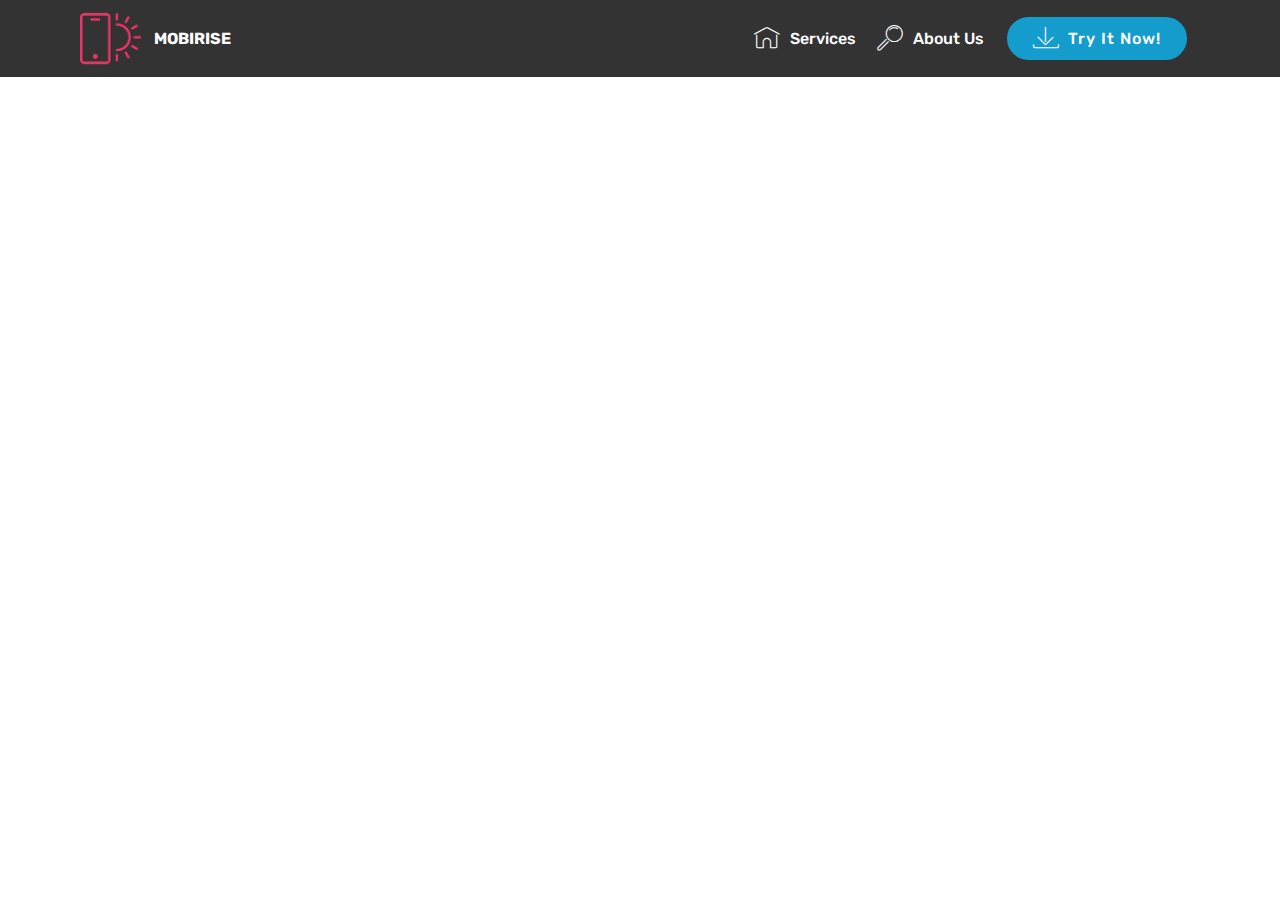
<file: page3.html>
<!DOCTYPE html>
<html  >
<head>
  <!-- Site made with Mobirise Website Builder v4.12.2, https://mobirise.com -->
  <meta charset="UTF-8">
  <meta http-equiv="X-UA-Compatible" content="IE=edge">
  <meta name="generator" content="Mobirise v4.12.2, mobirise.com">
  <meta name="viewport" content="width=device-width, initial-scale=1, minimum-scale=1">
  <link rel="shortcut icon" href="assets/images/logo2.png" type="image/x-icon">
  <meta name="description" content="Web Page Creator Description">
  
  <title>Page 3</title>
  <link rel="stylesheet" href="assets/web/assets/mobirise-icons/mobirise-icons.css">
  <link rel="stylesheet" href="assets/bootstrap/css/bootstrap.min.css">
  <link rel="stylesheet" href="assets/bootstrap/css/bootstrap-grid.min.css">
  <link rel="stylesheet" href="assets/bootstrap/css/bootstrap-reboot.min.css">
  <link rel="stylesheet" href="assets/tether/tether.min.css">
  <link rel="stylesheet" href="assets/dropdown/css/style.css">
  <link rel="stylesheet" href="assets/theme/css/style.css">
  <link rel="preload" as="style" href="assets/mobirise/css/mbr-additional.css"><link rel="stylesheet" href="assets/mobirise/css/mbr-additional.css" type="text/css">
  
  
  
</head>
<body>
  <section class="menu cid-rSx7ERSVuj" once="menu" id="menu1-7">

    

    <nav class="navbar navbar-expand beta-menu navbar-dropdown align-items-center navbar-fixed-top navbar-toggleable-sm">
        <button class="navbar-toggler navbar-toggler-right" type="button" data-toggle="collapse" data-target="#navbarSupportedContent" aria-controls="navbarSupportedContent" aria-expanded="false" aria-label="Toggle navigation">
            <div class="hamburger">
                <span></span>
                <span></span>
                <span></span>
                <span></span>
            </div>
        </button>
        <div class="menu-logo">
            <div class="navbar-brand">
                <span class="navbar-logo">
                    <a href="https://mobirise.com">
                         <img src="assets/images/logo2.png" alt="Mobirise" style="height: 3.8rem;">
                    </a>
                </span>
                <span class="navbar-caption-wrap">
                    <a class="navbar-caption text-white display-4" href="https://mobirise.com">
                        MOBIRISE
                    </a>
                </span>
            </div>
        </div>
        <div class="collapse navbar-collapse" id="navbarSupportedContent">
            <ul class="navbar-nav nav-dropdown" data-app-modern-menu="true"><li class="nav-item">
                    <a class="nav-link link text-white display-4" href="https://mobirise.com">
                        <span class="mbri-home mbr-iconfont mbr-iconfont-btn"></span>
                        Services
                    </a>
                </li>
                <li class="nav-item">
                    <a class="nav-link link text-white display-4" href="https://mobirise.com">
                        <span class="mbri-search mbr-iconfont mbr-iconfont-btn"></span>
                        About Us
                    </a>
                </li></ul>
            <div class="navbar-buttons mbr-section-btn">
                <a class="btn btn-sm btn-primary display-4" href="https://mobirise.com">
                    <span class="mbri-save mbr-iconfont mbr-iconfont-btn "></span>
                    Try It Now!
                </a>
            </div>
        </div>
    </nav>
</section>


  <section class="engine"><a href="https://mobirise.info/u">bootstrap responsive templates</a></section><script src="assets/web/assets/jquery/jquery.min.js"></script>
  <script src="assets/popper/popper.min.js"></script>
  <script src="assets/bootstrap/js/bootstrap.min.js"></script>
  <script src="assets/tether/tether.min.js"></script>
  <script src="assets/smoothscroll/smooth-scroll.js"></script>
  <script src="assets/dropdown/js/nav-dropdown.js"></script>
  <script src="assets/dropdown/js/navbar-dropdown.js"></script>
  <script src="assets/touchswipe/jquery.touch-swipe.min.js"></script>
  <script src="assets/theme/js/script.js"></script>
  
  
</body>
</html>
</file>
<file: assets/web/assets/mobirise-icons/mobirise-icons.css>
@font-face {
  font-family: 'MobiriseIcons';
  src:  url('mobirise-icons.eot?spat4u');
  src:  url('mobirise-icons.eot?spat4u#iefix') format('embedded-opentype'),
    url('mobirise-icons.ttf?spat4u') format('truetype'),
    url('mobirise-icons.woff?spat4u') format('woff'),
    url('mobirise-icons.svg?spat4u#MobiriseIcons') format('svg');
  font-weight: normal;
  font-style: normal;
  font-display: swap;
}

[class^="mbri-"], [class*=" mbri-"] {
  /* use !important to prevent issues with browser extensions that change fonts */
  font-family: MobiriseIcons !important;
  speak: none;
  font-style: normal;
  font-weight: normal;
  font-variant: normal;
  text-transform: none;
  line-height: 1;

  /* Better Font Rendering =========== */
  -webkit-font-smoothing: antialiased;
  -moz-osx-font-smoothing: grayscale;
}

.mbri-add-submenu:before {
  content: "\e900";
}
.mbri-alert:before {
  content: "\e901";
}
.mbri-align-center:before {
  content: "\e902";
}
.mbri-align-justify:before {
  content: "\e903";
}
.mbri-align-left:before {
  content: "\e904";
}
.mbri-align-right:before {
  content: "\e905";
}
.mbri-android:before {
  content: "\e906";
}
.mbri-apple:before {
  content: "\e907";
}
.mbri-arrow-down:before {
  content: "\e908";
}
.mbri-arrow-next:before {
  content: "\e909";
}
.mbri-arrow-prev:before {
  content: "\e90a";
}
.mbri-arrow-up:before {
  content: "\e90b";
}
.mbri-bold:before {
  content: "\e90c";
}
.mbri-bookmark:before {
  content: "\e90d";
}
.mbri-bootstrap:before {
  content: "\e90e";
}
.mbri-briefcase:before {
  content: "\e90f";
}
.mbri-browse:before {
  content: "\e910";
}
.mbri-bulleted-list:before {
  content: "\e911";
}
.mbri-calendar:before {
  content: "\e912";
}
.mbri-camera:before {
  content: "\e913";
}
.mbri-cart-add:before {
  content: "\e914";
}
.mbri-cart-full:before {
  content: "\e915";
}
.mbri-cash:before {
  content: "\e916";
}
.mbri-change-style:before {
  content: "\e917";
}
.mbri-chat:before {
  content: "\e918";
}
.mbri-clock:before {
  content: "\e919";
}
.mbri-close:before {
  content: "\e91a";
}
.mbri-cloud:before {
  content: "\e91b";
}
.mbri-code:before {
  content: "\e91c";
}
.mbri-contact-form:before {
  content: "\e91d";
}
.mbri-credit-card:before {
  content: "\e91e";
}
.mbri-cursor-click:before {
  content: "\e91f";
}
.mbri-cust-feedback:before {
  content: "\e920";
}
.mbri-database:before {
  content: "\e921";
}
.mbri-delivery:before {
  content: "\e922";
}
.mbri-desktop:before {
  content: "\e923";
}
.mbri-devices:before {
  content: "\e924";
}
.mbri-down:before {
  content: "\e925";
}
.mbri-download:before {
  content: "\e989";
}
.mbri-drag-n-drop:before {
  content: "\e927";
}
.mbri-drag-n-drop2:before {
  content: "\e928";
}
.mbri-edit:before {
  content: "\e929";
}
.mbri-edit2:before {
  content: "\e92a";
}
.mbri-error:before {
  content: "\e92b";
}
.mbri-extension:before {
  content: "\e92c";
}
.mbri-features:before {
  content: "\e92d";
}
.mbri-file:before {
  content: "\e92e";
}
.mbri-flag:before {
  content: "\e92f";
}
.mbri-folder:before {
  content: "\e930";
}
.mbri-gift:before {
  content: "\e931";
}
.mbri-github:before {
  content: "\e932";
}
.mbri-globe:before {
  content: "\e933";
}
.mbri-globe-2:before {
  content: "\e934";
}
.mbri-growing-chart:before {
  content: "\e935";
}
.mbri-hearth:before {
  content: "\e936";
}
.mbri-help:before {
  content: "\e937";
}
.mbri-home:before {
  content: "\e938";
}
.mbri-hot-cup:before {
  content: "\e939";
}
.mbri-idea:before {
  content: "\e93a";
}
.mbri-image-gallery:before {
  content: "\e93b";
}
.mbri-image-slider:before {
  content: "\e93c";
}
.mbri-info:before {
  content: "\e93d";
}
.mbri-italic:before {
  content: "\e93e";
}
.mbri-key:before {
  content: "\e93f";
}
.mbri-laptop:before {
  content: "\e940";
}
.mbri-layers:before {
  content: "\e941";
}
.mbri-left-right:before {
  content: "\e942";
}
.mbri-left:before {
  content: "\e943";
}
.mbri-letter:before {
  content: "\e944";
}
.mbri-like:before {
  content: "\e945";
}
.mbri-link:before {
  content: "\e946";
}
.mbri-lock:before {
  content: "\e947";
}
.mbri-login:before {
  content: "\e948";
}
.mbri-logout:before {
  content: "\e949";
}
.mbri-magic-stick:before {
  content: "\e94a";
}
.mbri-map-pin:before {
  content: "\e94b";
}
.mbri-menu:before {
  content: "\e94c";
}
.mbri-mobile:before {
  content: "\e94d";
}
.mbri-mobile2:before {
  content: "\e94e";
}
.mbri-mobirise:before {
  content: "\e94f";
}
.mbri-more-horizontal:before {
  content: "\e950";
}
.mbri-more-vertical:before {
  content: "\e951";
}
.mbri-music:before {
  content: "\e952";
}
.mbri-new-file:before {
  content: "\e953";
}
.mbri-numbered-list:before {
  content: "\e954";
}
.mbri-opened-folder:before {
  content: "\e955";
}
.mbri-pages:before {
  content: "\e956";
}
.mbri-paper-plane:before {
  content: "\e957";
}
.mbri-paperclip:before {
  content: "\e958";
}
.mbri-photo:before {
  content: "\e959";
}
.mbri-photos:before {
  content: "\e95a";
}
.mbri-pin:before {
  content: "\e95b";
}
.mbri-play:before {
  content: "\e95c";
}
.mbri-plus:before {
  content: "\e95d";
}
.mbri-preview:before {
  content: "\e95e";
}
.mbri-print:before {
  content: "\e95f";
}
.mbri-protect:before {
  content: "\e960";
}
.mbri-question:before {
  content: "\e961";
}
.mbri-quote-left:before {
  content: "\e962";
}
.mbri-quote-right:before {
  content: "\e963";
}
.mbri-refresh:before {
  content: "\e964";
}
.mbri-responsive:before {
  content: "\e965";
}
.mbri-right:before {
  content: "\e966";
}
.mbri-rocket:before {
  content: "\e967";
}
.mbri-sad-face:before {
  content: "\e968";
}
.mbri-sale:before {
  content: "\e969";
}
.mbri-save:before {
  content: "\e96a";
}
.mbri-search:before {
  content: "\e96b";
}
.mbri-setting:before {
  content: "\e96c";
}
.mbri-setting2:before {
  content: "\e96d";
}
.mbri-setting3:before {
  content: "\e96e";
}
.mbri-share:before {
  content: "\e96f";
}
.mbri-shopping-bag:before {
  content: "\e970";
}
.mbri-shopping-basket:before {
  content: "\e971";
}
.mbri-shopping-cart:before {
  content: "\e972";
}
.mbri-sites:before {
  content: "\e973";
}
.mbri-smile-face:before {
  content: "\e974";
}
.mbri-speed:before {
  content: "\e975";
}
.mbri-star:before {
  content: "\e976";
}
.mbri-success:before {
  content: "\e977";
}
.mbri-sun:before {
  content: "\e978";
}
.mbri-sun2:before {
  content: "\e979";
}
.mbri-tablet:before {
  content: "\e97a";
}
.mbri-tablet-vertical:before {
  content: "\e97b";
}
.mbri-target:before {
  content: "\e97c";
}
.mbri-timer:before {
  content: "\e97d";
}
.mbri-to-ftp:before {
  content: "\e97e";
}
.mbri-to-local-drive:before {
  content: "\e97f";
}
.mbri-touch-swipe:before {
  content: "\e980";
}
.mbri-touch:before {
  content: "\e981";
}
.mbri-trash:before {
  content: "\e982";
}
.mbri-underline:before {
  content: "\e983";
}
.mbri-unlink:before {
  content: "\e984";
}
.mbri-unlock:before {
  content: "\e985";
}
.mbri-up-down:before {
  content: "\e986";
}
.mbri-up:before {
  content: "\e987";
}
.mbri-update:before {
  content: "\e988";
}
.mbri-upload:before {
 content: "\e926"; 
}
.mbri-user:before {
  content: "\e98a";
}
.mbri-user2:before {
  content: "\e98b";
}
.mbri-users:before {
  content: "\e98c";
}
.mbri-video:before {
  content: "\e98d";
}
.mbri-video-play:before {
  content: "\e98e";
}
.mbri-watch:before {
  content: "\e98f";
}
.mbri-website-theme:before {
  content: "\e990";
}
.mbri-wifi:before {
  content: "\e991";
}
.mbri-windows:before {
  content: "\e992";
}
.mbri-zoom-out:before {
  content: "\e993";
}
.mbri-redo:before {
  content: "\e994";
}
.mbri-undo:before {
  content: "\e995";
}
</file>
<file: assets/socicon/css/styles.css>
@charset "UTF-8";

@font-face {
  font-family: "socicon";
  src:url("../fonts/socicon.eot");
  src:url("../fonts/socicon.eot?#iefix") format("embedded-opentype"),
    url("../fonts/socicon.woff") format("woff"),
    url("../fonts/socicon.ttf") format("truetype"),
    url("../fonts/socicon.svg#socicon") format("svg");
  font-weight: normal;
  font-style: normal;
  font-display:swap;
}

[data-icon]:before {
  font-family: "socicon" !important;
  content: attr(data-icon);
  font-style: normal !important;
  font-weight: normal !important;
  font-variant: normal !important;
  text-transform: none !important;
  speak: none;
  line-height: 1;
  -webkit-font-smoothing: antialiased;
  -moz-osx-font-smoothing: grayscale;
}

[class^="socicon-"]:before,
[class*=" socicon-"]:before {
  font-family: "socicon" !important;
  font-style: normal !important;
  font-weight: normal !important;
  font-variant: normal !important;
  text-transform: none !important;
  speak: none;
  line-height: 1;
  -webkit-font-smoothing: antialiased;
  -moz-osx-font-smoothing: grayscale;
}

.socicon-modelmayhem:before {
  content: "\e000";
}
.socicon-mixcloud:before {
  content: "\e001";
}
.socicon-drupal:before {
  content: "\e002";
}
.socicon-swarm:before {
  content: "\e003";
}
.socicon-istock:before {
  content: "\e004";
}
.socicon-yammer:before {
  content: "\e005";
}
.socicon-ello:before {
  content: "\e006";
}
.socicon-stackoverflow:before {
  content: "\e007";
}
.socicon-persona:before {
  content: "\e008";
}
.socicon-triplej:before {
  content: "\e009";
}
.socicon-houzz:before {
  content: "\e00a";
}
.socicon-rss:before {
  content: "\e00b";
}
.socicon-paypal:before {
  content: "\e00c";
}
.socicon-odnoklassniki:before {
  content: "\e00d";
}
.socicon-airbnb:before {
  content: "\e00e";
}
.socicon-periscope:before {
  content: "\e00f";
}
.socicon-outlook:before {
  content: "\e010";
}
.socicon-coderwall:before {
  content: "\e011";
}
.socicon-tripadvisor:before {
  content: "\e012";
}
.socicon-appnet:before {
  content: "\e013";
}
.socicon-goodreads:before {
  content: "\e014";
}
.socicon-tripit:before {
  content: "\e015";
}
.socicon-lanyrd:before {
  content: "\e016";
}
.socicon-slideshare:before {
  content: "\e017";
}
.socicon-buffer:before {
  content: "\e018";
}
.socicon-disqus:before {
  content: "\e019";
}
.socicon-vkontakte:before {
  content: "\e01a";
}
.socicon-whatsapp:before {
  content: "\e01b";
}
.socicon-patreon:before {
  content: "\e01c";
}
.socicon-storehouse:before {
  content: "\e01d";
}
.socicon-pocket:before {
  content: "\e01e";
}
.socicon-mail:before {
  content: "\e01f";
}
.socicon-blogger:before {
  content: "\e020";
}
.socicon-technorati:before {
  content: "\e021";
}
.socicon-reddit:before {
  content: "\e022";
}
.socicon-dribbble:before {
  content: "\e023";
}
.socicon-stumbleupon:before {
  content: "\e024";
}
.socicon-digg:before {
  content: "\e025";
}
.socicon-envato:before {
  content: "\e026";
}
.socicon-behance:before {
  content: "\e027";
}
.socicon-delicious:before {
  content: "\e028";
}
.socicon-deviantart:before {
  content: "\e029";
}
.socicon-forrst:before {
  content: "\e02a";
}
.socicon-play:before {
  content: "\e02b";
}
.socicon-zerply:before {
  content: "\e02c";
}
.socicon-wikipedia:before {
  content: "\e02d";
}
.socicon-apple:before {
  content: "\e02e";
}
.socicon-flattr:before {
  content: "\e02f";
}
.socicon-github:before {
  content: "\e030";
}
.socicon-renren:before {
  content: "\e031";
}
.socicon-friendfeed:before {
  content: "\e032";
}
.socicon-newsvine:before {
  content: "\e033";
}
.socicon-identica:before {
  content: "\e034";
}
.socicon-bebo:before {
  content: "\e035";
}
.socicon-zynga:before {
  content: "\e036";
}
.socicon-steam:before {
  content: "\e037";
}
.socicon-xbox:before {
  content: "\e038";
}
.socicon-windows:before {
  content: "\e039";
}
.socicon-qq:before {
  content: "\e03a";
}
.socicon-douban:before {
  content: "\e03b";
}
.socicon-meetup:before {
  content: "\e03c";
}
.socicon-playstation:before {
  content: "\e03d";
}
.socicon-android:before {
  content: "\e03e";
}
.socicon-snapchat:before {
  content: "\e03f";
}
.socicon-twitter:before {
  content: "\e040";
}
.socicon-facebook:before {
  content: "\e041";
}
.socicon-googleplus:before {
  content: "\e042";
}
.socicon-pinterest:before {
  content: "\e043";
}
.socicon-foursquare:before {
  content: "\e044";
}
.socicon-yahoo:before {
  content: "\e045";
}
.socicon-skype:before {
  content: "\e046";
}
.socicon-yelp:before {
  content: "\e047";
}
.socicon-feedburner:before {
  content: "\e048";
}
.socicon-linkedin:before {
  content: "\e049";
}
.socicon-viadeo:before {
  content: "\e04a";
}
.socicon-xing:before {
  content: "\e04b";
}
.socicon-myspace:before {
  content: "\e04c";
}
.socicon-soundcloud:before {
  content: "\e04d";
}
.socicon-spotify:before {
  content: "\e04e";
}
.socicon-grooveshark:before {
  content: "\e04f";
}
.socicon-lastfm:before {
  content: "\e050";
}
.socicon-youtube:before {
  content: "\e051";
}
.socicon-vimeo:before {
  content: "\e052";
}
.socicon-dailymotion:before {
  content: "\e053";
}
.socicon-vine:before {
  content: "\e054";
}
.socicon-flickr:before {
  content: "\e055";
}
.socicon-500px:before {
  content: "\e056";
}
.socicon-wordpress:before {
  content: "\e058";
}
.socicon-tumblr:before {
  content: "\e059";
}
.socicon-twitch:before {
  content: "\e05a";
}
.socicon-8tracks:before {
  content: "\e05b";
}
.socicon-amazon:before {
  content: "\e05c";
}
.socicon-icq:before {
  content: "\e05d";
}
.socicon-smugmug:before {
  content: "\e05e";
}
.socicon-ravelry:before {
  content: "\e05f";
}
.socicon-weibo:before {
  content: "\e060";
}
.socicon-baidu:before {
  content: "\e061";
}
.socicon-angellist:before {
  content: "\e062";
}
.socicon-ebay:before {
  content: "\e063";
}
.socicon-imdb:before {
  content: "\e064";
}
.socicon-stayfriends:before {
  content: "\e065";
}
.socicon-residentadvisor:before {
  content: "\e066";
}
.socicon-google:before {
  content: "\e067";
}
.socicon-yandex:before {
  content: "\e068";
}
.socicon-sharethis:before {
  content: "\e069";
}
.socicon-bandcamp:before {
  content: "\e06a";
}
.socicon-itunes:before {
  content: "\e06b";
}
.socicon-deezer:before {
  content: "\e06c";
}
.socicon-telegram:before {
  content: "\e06e";
}
.socicon-openid:before {
  content: "\e06f";
}
.socicon-amplement:before {
  content: "\e070";
}
.socicon-viber:before {
  content: "\e071";
}
.socicon-zomato:before {
  content: "\e072";
}
.socicon-draugiem:before {
  content: "\e074";
}
.socicon-endomodo:before {
  content: "\e075";
}
.socicon-filmweb:before {
  content: "\e076";
}
.socicon-stackexchange:before {
  content: "\e077";
}
.socicon-wykop:before {
  content: "\e078";
}
.socicon-teamspeak:before {
  content: "\e079";
}
.socicon-teamviewer:before {
  content: "\e07a";
}
.socicon-ventrilo:before {
  content: "\e07b";
}
.socicon-younow:before {
  content: "\e07c";
}
.socicon-raidcall:before {
  content: "\e07d";
}
.socicon-mumble:before {
  content: "\e07e";
}
.socicon-medium:before {
  content: "\e06d";
}
.socicon-bebee:before {
  content: "\e07f";
}
.socicon-hitbox:before {
  content: "\e080";
}
.socicon-reverbnation:before {
  content: "\e081";
}
.socicon-formulr:before {
  content: "\e082";
}
.socicon-instagram:before {
  content: "\e057";
}
.socicon-battlenet:before {
  content: "\e083";
}
.socicon-chrome:before {
  content: "\e084";
}
.socicon-discord:before {
  content: "\e086";
}
.socicon-issuu:before {
  content: "\e087";
}
.socicon-macos:before {
  content: "\e088";
}
.socicon-firefox:before {
  content: "\e089";
}
.socicon-opera:before {
  content: "\e08d";
}
.socicon-keybase:before {
  content: "\e090";
}
.socicon-alliance:before {
  content: "\e091";
}
.socicon-livejournal:before {
  content: "\e092";
}
.socicon-googlephotos:before {
  content: "\e093";
}
.socicon-horde:before {
  content: "\e094";
}
.socicon-etsy:before {
  content: "\e095";
}
.socicon-zapier:before {
  content: "\e096";
}
.socicon-google-scholar:before {
  content: "\e097";
}
.socicon-researchgate:before {
  content: "\e098";
}
.socicon-wechat:before {
  content: "\e099";
}
.socicon-strava:before {
  content: "\e09a";
}
.socicon-line:before {
  content: "\e09b";
}
.socicon-lyft:before {
  content: "\e09c";
}
.socicon-uber:before {
  content: "\e09d";
}
.socicon-songkick:before {
  content: "\e09e";
}
.socicon-viewbug:before {
  content: "\e09f";
}
.socicon-googlegroups:before {
  content: "\e0a0";
}
.socicon-quora:before {
  content: "\e073";
}
.socicon-diablo:before {
  content: "\e085";
}
.socicon-blizzard:before {
  content: "\e0a1";
}
.socicon-hearthstone:before {
  content: "\e08b";
}
.socicon-heroes:before {
  content: "\e08a";
}
.socicon-overwatch:before {
  content: "\e08c";
}
.socicon-warcraft:before {
  content: "\e08e";
}
.socicon-starcraft:before {
  content: "\e08f";
}
.socicon-beam:before {
  content: "\e0a2";
}
.socicon-curse:before {
  content: "\e0a3";
}
.socicon-player:before {
  content: "\e0a4";
}
.socicon-streamjar:before {
  content: "\e0a5";
}
.socicon-nintendo:before {
  content: "\e0a6";
}
.socicon-hellocoton:before {
  content: "\e0a7";
}
</file>
<file: assets/dropdown/css/style.css>
.navbar-dropdown {
  left: 0;
  padding: 0;
  position: absolute;
  right: 0;
  top: 0;
  transition: all 0.45s ease;
  z-index: 1030;
  background: #282828; }
  .navbar-dropdown .navbar-logo {
    margin-right: 0.8rem;
    transition: margin 0.3s ease-in-out;
    vertical-align: middle; }
    .navbar-dropdown .navbar-logo img {
      height: 3.125rem;
      transition: all 0.3s ease-in-out; }
    .navbar-dropdown .navbar-logo.mbr-iconfont {
      font-size: 3.125rem;
      line-height: 3.125rem; }
  .navbar-dropdown .navbar-caption {
    font-weight: 700;
    white-space: normal;
    vertical-align: -4px;
    line-height: 3.125rem !important; }
    .navbar-dropdown .navbar-caption, .navbar-dropdown .navbar-caption:hover {
      color: inherit;
      text-decoration: none; }
  .navbar-dropdown .mbr-iconfont + .navbar-caption {
    vertical-align: -1px; }
  .navbar-dropdown.navbar-fixed-top {
    position: fixed; }
  .navbar-dropdown .navbar-brand span {
    vertical-align: -4px; }
  .navbar-dropdown.bg-color.transparent {
    background: none; }
  .navbar-dropdown.navbar-short .navbar-brand {
    padding: 0.625rem 0; }
    .navbar-dropdown.navbar-short .navbar-brand span {
      vertical-align: -1px; }
  .navbar-dropdown.navbar-short .navbar-caption {
    line-height: 2.375rem !important;
    vertical-align: -2px; }
  .navbar-dropdown.navbar-short .navbar-logo {
    margin-right: 0.5rem; }
    .navbar-dropdown.navbar-short .navbar-logo img {
      height: 2.375rem; }
    .navbar-dropdown.navbar-short .navbar-logo.mbr-iconfont {
      font-size: 2.375rem;
      line-height: 2.375rem; }
  .navbar-dropdown.navbar-short .mbr-table-cell {
    height: 3.625rem; }
  .navbar-dropdown .navbar-close {
    left: 0.6875rem;
    position: fixed;
    top: 0.75rem;
    z-index: 1000; }
  .navbar-dropdown .hamburger-icon {
    content: "";
    display: inline-block;
    vertical-align: middle;
    width: 16px;
    -webkit-box-shadow: 0 -6px 0 1px #282828,0 0 0 1px #282828,0 6px 0 1px #282828;
    -moz-box-shadow: 0 -6px 0 1px #282828,0 0 0 1px #282828,0 6px 0 1px #282828;
    box-shadow: 0 -6px 0 1px #282828,0 0 0 1px #282828,0 6px 0 1px #282828; }

.dropdown-menu .dropdown-toggle[data-toggle="dropdown-submenu"]::after {
  border-bottom: 0.35em solid transparent;
  border-left: 0.35em solid;
  border-right: 0;
  border-top: 0.35em solid transparent;
  margin-left: 0.3rem; }

.dropdown-menu .dropdown-item:focus {
  outline: 0; }

.nav-dropdown {
  font-size: 0.75rem;
  font-weight: 500;
  height: auto !important; }
  .nav-dropdown .nav-btn {
    padding-left: 1rem; }
  .nav-dropdown .link {
    margin: .667em 1.667em;
    font-weight: 500;
    padding: 0;
    transition: color .2s ease-in-out; }
    .nav-dropdown .link.dropdown-toggle {
      margin-right: 2.583em; }
      .nav-dropdown .link.dropdown-toggle::after {
        margin-left: .25rem;
        border-top: 0.35em solid;
        border-right: 0.35em solid transparent;
        border-left: 0.35em solid transparent;
        border-bottom: 0; }
      .nav-dropdown .link.dropdown-toggle[aria-expanded="true"] {
        margin: 0;
        padding: 0.667em 3.263em  0.667em 1.667em; }
  .nav-dropdown .link::after,
  .nav-dropdown .dropdown-item::after {
    color: inherit; }
  .nav-dropdown .btn {
    font-size: 0.75rem;
    font-weight: 700;
    letter-spacing: 0;
    margin-bottom: 0;
    padding-left: 1.25rem;
    padding-right: 1.25rem; }
  .nav-dropdown .dropdown-menu {
    border-radius: 0;
    border: 0;
    left: 0;
    margin: 0;
    padding-bottom: 1.25rem;
    padding-top: 1.25rem;
    position: relative; }
  .nav-dropdown .dropdown-submenu {
    margin-left: 0.125rem;
    top: 0; }
  .nav-dropdown .dropdown-item {
    font-weight: 500;
    line-height: 2;
    padding: 0.3846em 4.615em 0.3846em 1.5385em;
    position: relative;
    transition: color .2s ease-in-out, background-color .2s ease-in-out; }
    .nav-dropdown .dropdown-item::after {
      margin-top: -0.3077em;
      position: absolute;
      right: 1.1538em;
      top: 50%; }
    .nav-dropdown .dropdown-item:focus, .nav-dropdown .dropdown-item:hover {
      background: none; }

@media (max-width: 767px) {
  .nav-dropdown.navbar-toggleable-sm {
    bottom: 0;
    display: none;
    left: 0;
    overflow-x: hidden;
    position: fixed;
    top: 0;
    transform: translateX(-100%);
    -ms-transform: translateX(-100%);
    -webkit-transform: translateX(-100%);
    width: 18.75rem;
    z-index: 999; } }
.nav-dropdown.navbar-toggleable-xl {
  bottom: 0;
  display: none;
  left: 0;
  overflow-x: hidden;
  position: fixed;
  top: 0;
  transform: translateX(-100%);
  -ms-transform: translateX(-100%);
  -webkit-transform: translateX(-100%);
  width: 18.75rem;
  z-index: 999; }

.nav-dropdown-sm {
  display: block !important;
  overflow-x: hidden;
  overflow: auto;
  padding-top: 3.875rem; }
  .nav-dropdown-sm::after {
    content: "";
    display: block;
    height: 3rem;
    width: 100%; }
  .nav-dropdown-sm.collapse.in ~ .navbar-close {
    display: block !important; }
  .nav-dropdown-sm.collapsing, .nav-dropdown-sm.collapse.in {
    transform: translateX(0);
    -ms-transform: translateX(0);
    -webkit-transform: translateX(0);
    transition: all 0.25s ease-out;
    -webkit-transition: all 0.25s ease-out;
    background: #282828; }
  .nav-dropdown-sm.collapsing[aria-expanded="false"] {
    transform: translateX(-100%);
    -ms-transform: translateX(-100%);
    -webkit-transform: translateX(-100%); }
  .nav-dropdown-sm .nav-item {
    display: block;
    margin-left: 0 !important;
    padding-left: 0; }
  .nav-dropdown-sm .link,
  .nav-dropdown-sm .dropdown-item {
    border-top: 1px dotted rgba(255, 255, 255, 0.1);
    font-size: 0.8125rem;
    line-height: 1.6;
    margin: 0 !important;
    padding: 0.875rem 2.4rem 0.875rem 1.5625rem !important;
    position: relative;
    white-space: normal; }
    .nav-dropdown-sm .link:focus, .nav-dropdown-sm .link:hover,
    .nav-dropdown-sm .dropdown-item:focus,
    .nav-dropdown-sm .dropdown-item:hover {
      background: rgba(0, 0, 0, 0.2) !important;
      color: #c0a375; }
  .nav-dropdown-sm .nav-btn {
    position: relative;
    padding: 1.5625rem 1.5625rem 0 1.5625rem; }
    .nav-dropdown-sm .nav-btn::before {
      border-top: 1px dotted rgba(255, 255, 255, 0.1);
      content: "";
      left: 0;
      position: absolute;
      top: 0;
      width: 100%; }
    .nav-dropdown-sm .nav-btn + .nav-btn {
      padding-top: 0.625rem; }
      .nav-dropdown-sm .nav-btn + .nav-btn::before {
        display: none; }
  .nav-dropdown-sm .btn {
    padding: 0.625rem 0; }
  .nav-dropdown-sm .dropdown-toggle[data-toggle="dropdown-submenu"]::after {
    margin-left: .25rem;
    border-top: 0.35em solid;
    border-right: 0.35em solid transparent;
    border-left: 0.35em solid transparent;
    border-bottom: 0; }
  .nav-dropdown-sm .dropdown-toggle[data-toggle="dropdown-submenu"][aria-expanded="true"]::after {
    border-top: 0;
    border-right: 0.35em solid transparent;
    border-left: 0.35em solid transparent;
    border-bottom: 0.35em solid; }
  .nav-dropdown-sm .dropdown-menu {
    margin: 0;
    padding: 0;
    position: relative;
    top: 0;
    left: 0;
    width: 100%;
    border: 0;
    float: none;
    border-radius: 0;
    background: none; }
  .nav-dropdown-sm .dropdown-submenu {
    left: 100%;
    margin-left: 0.125rem;
    margin-top: -1.25rem;
    top: 0; }

.navbar-toggleable-sm .nav-dropdown .dropdown-menu {
  position: absolute; }

.navbar-toggleable-sm .nav-dropdown .dropdown-submenu {
  left: 100%;
  margin-left: 0.125rem;
  margin-top: -1.25rem;
  top: 0; }

.navbar-toggleable-sm.opened .nav-dropdown .dropdown-menu {
  position: relative; }

.navbar-toggleable-sm.opened .nav-dropdown .dropdown-submenu {
  left: 0;
  margin-left: 00rem;
  margin-top: 0rem;
  top: 0; }

.is-builder .nav-dropdown.collapsing {
  transition: none !important; }

/*# sourceMappingURL=style.css.map */
</file>
<file: assets/theme/css/style.css>
/*!
 * Mobirise v4 theme (https://mobirise.com/)
 * Copyright 2017 Mobirise
 */
section {
  background-color: #eeeeee; }

body {
  font-style: normal;
  line-height: 1.5; }

section,
.container,
.container-fluid {
  position: relative;
  word-wrap: break-word; }

a.mbr-iconfont:hover {
  text-decoration: none; }

.article .lead p,
.article .lead ul,
.article .lead ol,
.article .lead pre,
.article .lead blockquote {
  margin-bottom: 0; }

ul,
ol,
pre,
blockquote {
  margin-bottom: 2.3125rem; }

pre {
  background: #f4f4f4;
  padding: 10px 24px;
  white-space: pre-wrap; }

.inactive {
  -webkit-user-select: none;
  -moz-user-select: none;
  -ms-user-select: none;
  user-select: none;
  pointer-events: none;
  -webkit-user-drag: none;
  user-drag: none; }

.mbr-section__comments .row {
  justify-content: center;
  -webkit-justify-content: center; }

a {
  font-style: normal;
  font-weight: 400;
  cursor: pointer; }
  a, a:hover {
    text-decoration: none; }

figure {
  margin-bottom: 0; }

body {
  color: #232323; }

h1,
h2,
h3,
h4,
h5,
h6,
.h1,
.h2,
.h3,
.h4,
.h5,
.h6,
.display-1,
.display-2,
.display-3,
.display-4 {
  line-height: 1;
  word-break: break-word;
  word-wrap: break-word; }

.mbr-section-title {
  font-style: normal;
  line-height: 1.2; }

.mbr-section-subtitle {
  line-height: 1.3; }

.mbr-text {
  font-style: normal;
  line-height: 1.6; }

b,
strong {
  font-weight: bold; }

blockquote {
  padding: 10px 0 10px 20px;
  position: relative;
  border-left: 2px solid;
  border-color: #ff3366; }

input:-webkit-autofill, input:-webkit-autofill:hover, input:-webkit-autofill:focus, input:-webkit-autofill:active {
  transition-delay: 9999s;
  transition-property: background-color, color; }

textarea[type='hidden'] {
  display: none; }

body {
  position: relative; }

section {
  background-position: 50% 50%;
  background-repeat: no-repeat;
  background-size: cover; }
  section .mbr-background-video,
  section .mbr-background-video-preview {
    position: absolute;
    bottom: 0;
    left: 0;
    right: 0;
    top: 0; }

.hidden {
  visibility: hidden; }

.mbr-z-index20 {
  z-index: 20; }

/*! Base colors */
.mbr-white {
  color: #ffffff; }

.mbr-black {
  color: #000000; }

.mbr-bg-white {
  background-color: #ffffff; }

.mbr-bg-black {
  background-color: #000000; }

/*! Text-aligns */
.align-left {
  text-align: left; }

.align-center {
  text-align: center; }

.align-right {
  text-align: right; }

@media (max-width: 767px) {
  .align-left,
  .align-center,
  .align-right,
  .mbr-section-btn,
  .mbr-section-title {
    text-align: center; } }
/*! Font-weight  */
.mbr-light {
  font-weight: 300; }

.mbr-regular {
  font-weight: 400; }

.mbr-semibold {
  font-weight: 500; }

.mbr-bold {
  font-weight: 700; }

/*! Media  */
.media-size-item {
  -webkit-flex: 1 1 auto;
  -moz-flex: 1 1 auto;
  -ms-flex: 1 1 auto;
  -o-flex: 1 1 auto;
  flex: 1 1 auto; }

.media-content {
  -webkit-flex-basis: 100%;
  flex-basis: 100%; }

.media-container-row {
  display: -ms-flexbox;
  display: -webkit-flex;
  display: flex;
  -webkit-flex-direction: row;
  -ms-flex-direction: row;
  flex-direction: row;
  -webkit-flex-wrap: wrap;
  -ms-flex-wrap: wrap;
  flex-wrap: wrap;
  -webkit-justify-content: center;
  -ms-flex-pack: center;
  justify-content: center;
  -webkit-align-content: center;
  -ms-flex-line-pack: center;
  align-content: center;
  -webkit-align-items: start;
  -ms-flex-align: start;
  align-items: start; }
  .media-container-row .media-size-item {
    width: 400px; }

.media-container-column {
  display: -ms-flexbox;
  display: -webkit-flex;
  display: flex;
  -webkit-flex-direction: column;
  -ms-flex-direction: column;
  flex-direction: column;
  -webkit-flex-wrap: wrap;
  -ms-flex-wrap: wrap;
  flex-wrap: wrap;
  -webkit-justify-content: center;
  -ms-flex-pack: center;
  justify-content: center;
  -webkit-align-content: center;
  -ms-flex-line-pack: center;
  align-content: center;
  -webkit-align-items: stretch;
  -ms-flex-align: stretch;
  align-items: stretch; }
  .media-container-column > * {
    width: 100%; }

@media (min-width: 992px) {
  .media-container-row {
    -webkit-flex-wrap: nowrap;
    -ms-flex-wrap: nowrap;
    flex-wrap: nowrap; } }
figure {
  overflow: hidden; }

figure[mbr-media-size] {
  transition: width 0.1s; }

.mbr-figure img,
.mbr-figure iframe {
  display: block;
  width: 100%; }

.card {
  background-color: transparent;
  border: none; }

.card-box {
  width: 100%; }

.card-img {
  text-align: center;
  flex-shrink: 0;
  -webkit-flex-shrink: 0; }

.media {
  max-width: 100%;
  margin: 0 auto; }

.mbr-figure {
  -ms-flex-item-align: center;
  -ms-grid-row-align: center;
  -webkit-align-self: center;
  align-self: center; }

.media-container > div {
  max-width: 100%; }

.mbr-figure img,
.card-img img {
  width: 100%; }

@media (max-width: 991px) {
  .media-size-item {
    width: auto !important; }

  .media {
    width: auto; }

  .mbr-figure {
    width: 100% !important; } }
/*! Buttons */
.btn {
  font-weight: 500;
  border-width: 2px;
  font-style: normal;
  letter-spacing: 1px;
  margin: .4rem .8rem;
  white-space: normal;
  -webkit-transition: all .3s ease-in-out;
  -moz-transition: all .3s ease-in-out;
  transition: all .3s ease-in-out;
  display: inline-flex;
  align-items: center;
  justify-content: center;
  word-break: break-word;
  -webkit-align-items: center;
  -webkit-justify-content: center;
  display: -webkit-inline-flex; }

.btn-sm {
  font-weight: 500;
  letter-spacing: 1px;
  -webkit-transition: all .3s ease-in-out;
  -moz-transition: all .3s ease-in-out;
  transition: all .3s ease-in-out; }

.btn-md {
  font-weight: 500;
  letter-spacing: 1px;
  margin: .4rem .8rem !important;
  -webkit-transition: all .3s ease-in-out;
  -moz-transition: all .3s ease-in-out;
  transition: all .3s ease-in-out; }

.btn-lg {
  font-weight: 500;
  letter-spacing: 1px;
  margin: .4rem .8rem !important;
  -webkit-transition: all .3s ease-in-out;
  -moz-transition: all .3s ease-in-out;
  transition: all .3s ease-in-out; }

.mbr-section-btn {
  margin-left: -0.25rem;
  margin-right: -0.25rem;
  font-size: 0; }

nav .mbr-section-btn {
  margin-left: 0rem;
  margin-right: 0rem; }

.btn-form {
  border-radius: 0; }
  .btn-form:hover {
    cursor: pointer; }

/*! Btn icon margin */
.btn .mbr-iconfont,
.btn.btn-sm .mbr-iconfont {
  cursor: pointer;
  margin-right: 0.5rem; }

.btn.btn-md .mbr-iconfont,
.btn.btn-md .mbr-iconfont {
  margin-right: 0.8rem; }

.mbr-regular {
  font-weight: 400; }

.mbr-semibold {
  font-weight: 500; }

.mbr-bold {
  font-weight: 700; }

[type='submit'] {
  -webkit-appearance: none; }

/*! Full-screen */
.mbr-fullscreen .mbr-overlay {
  min-height: 100vh; }

.mbr-fullscreen {
  display: flex;
  display: -webkit-flex;
  display: -moz-flex;
  display: -ms-flex;
  display: -o-flex;
  align-items: center;
  -webkit-align-items: center;
  min-height: 100vh;
  padding-top: 3rem;
  padding-bottom: 3rem; }

/*! Map */
.map {
  height: 25rem;
  position: relative; }
  .map iframe {
    width: 100%;
    height: 100%; }

.mbr-overlay {
  background-color: #000;
  bottom: 0;
  left: 0;
  opacity: .5;
  position: absolute;
  right: 0;
  top: 0;
  z-index: 0;
  pointer-events: none; }

/* Form */
blockquote {
  font-style: italic;
  padding: 10px 0 10px 20px;
  font-size: 1.09rem;
  position: relative;
  border-width: 3px; }

.form-control {
  background-color: #f5f5f5;
  box-shadow: none;
  color: #565656;
  line-height: 1.43;
  min-height: 3.5em;
  padding: 1.07em .5em; }
  .form-control, .form-control:focus {
    border: 1px solid #e8e8e8; }
  .form-active .form-control:invalid {
    border-color: red; }

.form-control-label {
  position: relative;
  cursor: pointer;
  margin-bottom: .357em;
  padding: 0; }

.alert {
  color: #ffffff;
  border-radius: 0;
  border: 0;
  font-size: .875rem;
  line-height: 1.5;
  margin-bottom: 1.875rem;
  padding: 1.25rem;
  position: relative; }
  .alert.alert-form::after {
    background-color: inherit;
    bottom: -7px;
    content: "";
    display: block;
    height: 14px;
    left: 50%;
    margin-left: -7px;
    position: absolute;
    transform: rotate(45deg);
    width: 14px;
    -webkit-transform: rotate(45deg); }

.form-asterisk {
  font-family: initial;
  position: absolute;
  top: -2px;
  font-weight: normal; }

/*! Scroll to top arrow */
#scrollToTop a i:before {
  content: '';
  position: absolute;
  height: 40%;
  top: 25%;
  background: #fff;
  width: 2px;
  left: calc(50% - 1px); }
#scrollToTop a i:after {
  content: '';
  position: absolute;
  display: block;
  border-top: 2px solid #fff;
  border-right: 2px solid #fff;
  width: 40%;
  height: 40%;
  left: 30%;
  bottom: 30%;
  transform: rotate(135deg);
  -webkit-transform: rotate(135deg); }

.mbr-arrow-up {
  bottom: 25px;
  right: 90px;
  position: fixed;
  text-align: right;
  z-index: 5000;
  color: #ffffff;
  font-size: 32px;
  transform: rotate(180deg);
  -webkit-transform: rotate(180deg); }

.mbr-arrow-up a {
  background: rgba(0, 0, 0, 0.2);
  border-radius: 3px;
  color: #fff;
  display: inline-block;
  height: 60px;
  width: 60px;
  outline-style: none !important;
  position: relative;
  text-decoration: none;
  transition: all 0.3s ease-in-out;
  cursor: pointer;
  text-align: center; }
  .mbr-arrow-up a:hover {
    background-color: rgba(0, 0, 0, 0.4); }
  .mbr-arrow-up a i {
    line-height: 60px; }

.mbr-arrow-up-icon {
  display: block;
  color: #fff; }

.mbr-arrow-up-icon::before {
  content: '\203a';
  display: inline-block;
  font-family: serif;
  font-size: 32px;
  line-height: 1;
  font-style: normal;
  position: relative;
  top: 6px;
  left: -4px;
  -webkit-transform: rotate(-90deg);
  transform: rotate(-90deg); }

/*! Arrow Down */
.mbr-arrow {
  position: absolute;
  bottom: 45px;
  left: 50%;
  width: 60px;
  height: 60px;
  cursor: pointer;
  background-color: rgba(80, 80, 80, 0.5);
  border-radius: 50%;
  -webkit-transform: translateX(-50%);
  transform: translateX(-50%); }
  .mbr-arrow > a {
    display: inline-block;
    text-decoration: none;
    outline-style: none;
    -webkit-animation: arrowdown 1.7s ease-in-out infinite;
    animation: arrowdown 1.7s ease-in-out infinite; }
    .mbr-arrow > a > i {
      position: absolute;
      top: -2px;
      left: 15px;
      font-size: 2rem; }

@keyframes arrowdown {
  0% {
    transform: translateY(0px);
    -webkit-transform: translateY(0px); }
  50% {
    transform: translateY(-5px);
    -webkit-transform: translateY(-5px); }
  100% {
    transform: translateY(0px);
    -webkit-transform: translateY(0px); } }
@-webkit-keyframes arrowdown {
  0% {
    transform: translateY(0px);
    -webkit-transform: translateY(0px); }
  50% {
    transform: translateY(-5px);
    -webkit-transform: translateY(-5px); }
  100% {
    transform: translateY(0px);
    -webkit-transform: translateY(0px); } }
@media (max-width: 500px) {
  .mbr-arrow-up {
    left: 50%;
    right: auto;
    transform: translateX(-50%) rotate(180deg);
    -webkit-transform: translateX(-50%) rotate(180deg); } }
/*Gradients animation*/
@keyframes gradient-animation {
  from {
    background-position: 0% 100%;
    animation-timing-function: ease-in-out; }
  to {
    background-position: 100% 0%;
    animation-timing-function: ease-in-out; } }
@-webkit-keyframes gradient-animation {
  from {
    background-position: 0% 100%;
    animation-timing-function: ease-in-out; }
  to {
    background-position: 100% 0%;
    animation-timing-function: ease-in-out; } }
.bg-gradient {
  background-size: 200% 200%;
  animation: gradient-animation 5s infinite alternate;
  -webkit-animation: gradient-animation 5s infinite alternate; }

.menu .navbar-brand {
  display: -webkit-flex; }
  .menu .navbar-brand span {
    display: flex;
    display: -webkit-flex; }
  .menu .navbar-brand .navbar-caption-wrap {
    display: -webkit-flex; }
  .menu .navbar-brand .navbar-logo img {
    display: -webkit-flex; }
@media (min-width: 768px) and (max-width: 1023px) {
  .menu .navbar-toggleable-sm .navbar-nav {
    display: -webkit-box;
    display: -webkit-flex;
    display: -ms-flexbox; } }
@media (max-width: 1023px) {
  .menu .navbar-collapse {
    max-height: 93.5vh; }
    .menu .navbar-collapse.show {
      overflow: auto; } }
@media (min-width: 1024px) {
  .menu .navbar-nav.nav-dropdown {
    display: -webkit-flex; }
  .menu .navbar-toggleable-sm .navbar-collapse {
    display: -webkit-flex !important; }
  .menu .collapsed .navbar-collapse {
    max-height: 93.5vh; }
    .menu .collapsed .navbar-collapse.show {
      overflow: auto; } }
@media (max-width: 767px) {
  .menu .navbar-collapse {
    max-height: 80vh; } }

/* Others*/
.note-check a[data-value=Rubik] {
  font-style: normal; }

.mbr-arrow a {
  color: #ffffff; }

@media (max-width: 767px) {
  .mbr-arrow {
    display: none; } }
.navbar {
  display: -webkit-flex;
  -webkit-flex-wrap: wrap;
  -webkit-align-items: center;
  -webkit-justify-content: space-between; }

.navbar-collapse {
  -webkit-flex-basis: 100%;
  -webkit-flex-grow: 1;
  -webkit-align-items: center; }

.nav-dropdown .link {
  padding: 0.667em 1.667em !important;
  margin: 0 !important; }

.nav {
  display: -webkit-flex;
  -webkit-flex-wrap: wrap; }

.row {
  display: -webkit-flex;
  -webkit-flex-wrap: wrap; }

.justify-content-center {
  -webkit-justify-content: center; }

.form-inline {
  display: -webkit-flex;
  -webkit-flex-flow: row wrap;
  -webkit-align-items: center; }

.card-wrapper {
  -webkit-flex: 1; }

.carousel-control {
  z-index: 10;
  display: -webkit-flex;
  -webkit-align-items: center;
  -webkit-justify-content: center; }

.carousel-controls {
  display: -webkit-flex; }

.media {
  display: -webkit-flex; }

.form-group:focus {
  outline: none; }

.jq-selectbox__select {
  padding: 1.07em 0.5em;
  position: absolute;
  top: 0;
  left: 0;
  width: 100%; }

.jq-selectbox__dropdown {
  position: absolute;
  top: 100% !important;
  left: 0 !important;
  width: 100% !important; }

.jq-selectbox__trigger-arrow {
  transform: translateY(-50%); }

.jq-selectbox li {
  padding: 1.07em 0.5em; }

input[type='range'] {
  padding-left: 0 !important;
  padding-right: 0 !important; }

.modal-dialog,
.modal-content {
  height: 100%; }

.modal-dialog .carousel-inner {
  height: calc(100vh - 1.75rem); }
  @media (max-width: 575px) {
    .modal-dialog .carousel-inner {
      height: calc(100vh - 1rem); } }

.carousel-item {
  text-align: center; }

.carousel-item img {
  margin: auto; }

.navbar-toggler {
  -webkit-align-self: flex-start;
  -ms-flex-item-align: start;
  align-self: flex-start;
  padding: 0.25rem 0.75rem;
  font-size: 1.25rem;
  line-height: 1;
  background: transparent;
  border: 1px solid transparent;
  -webkit-border-radius: 0.25rem;
  border-radius: 0.25rem; }

.navbar-toggler:focus,
.navbar-toggler:hover {
  text-decoration: none; }

.navbar-toggler-icon {
  display: inline-block;
  width: 1.5em;
  height: 1.5em;
  vertical-align: middle;
  content: '';
  background: no-repeat center center;
  -webkit-background-size: 100% 100%;
  -o-background-size: 100% 100%;
  background-size: 100% 100%; }

.navbar-toggler-left {
  position: absolute;
  left: 1rem; }

.navbar-toggler-right {
  position: absolute;
  right: 1rem; }

@media (max-width: 575px) {
  .navbar-toggleable .navbar-nav .dropdown-menu {
    position: static;
    float: none; }

  .navbar-toggleable > .container {
    padding-right: 0;
    padding-left: 0; } }
@media (min-width: 576px) {
  .navbar-toggleable {
    -webkit-box-orient: horizontal;
    -webkit-box-direction: normal;
    -webkit-flex-direction: row;
    -ms-flex-direction: row;
    flex-direction: row;
    -webkit-flex-wrap: nowrap;
    -ms-flex-wrap: nowrap;
    flex-wrap: nowrap;
    -webkit-box-align: center;
    -webkit-align-items: center;
    -ms-flex-align: center;
    align-items: center; }

  .navbar-toggleable .navbar-nav {
    -webkit-box-orient: horizontal;
    -webkit-box-direction: normal;
    -webkit-flex-direction: row;
    -ms-flex-direction: row;
    flex-direction: row; }

  .navbar-toggleable .navbar-nav .nav-link {
    padding-right: 0.5rem;
    padding-left: 0.5rem; }

  .navbar-toggleable > .container {
    display: -webkit-box;
    display: -webkit-flex;
    display: -ms-flexbox;
    display: flex;
    -webkit-flex-wrap: nowrap;
    -ms-flex-wrap: nowrap;
    flex-wrap: nowrap;
    -webkit-box-align: center;
    -webkit-align-items: center;
    -ms-flex-align: center;
    align-items: center; }

  .navbar-toggleable .navbar-collapse {
    display: -webkit-box !important;
    display: -webkit-flex !important;
    display: -ms-flexbox !important;
    display: flex !important;
    width: 100%; }

  .navbar-toggleable .navbar-toggler {
    display: none; } }
@media (max-width: 767px) {
  .navbar-toggleable-sm .navbar-nav .dropdown-menu {
    position: static;
    float: none; }

  .navbar-toggleable-sm > .container {
    padding-right: 0;
    padding-left: 0; } }
@media (min-width: 768px) {
  .navbar-toggleable-sm {
    -webkit-box-orient: horizontal;
    -webkit-box-direction: normal;
    -webkit-flex-direction: row;
    -ms-flex-direction: row;
    flex-direction: row;
    -webkit-flex-wrap: nowrap;
    -ms-flex-wrap: nowrap;
    flex-wrap: nowrap;
    -webkit-box-align: center;
    -webkit-align-items: center;
    -ms-flex-align: center;
    align-items: center; }

  .navbar-toggleable-sm .navbar-nav {
    -webkit-box-orient: horizontal;
    -webkit-box-direction: normal;
    -webkit-flex-direction: row;
    -ms-flex-direction: row;
    flex-direction: row; }

  .navbar-toggleable-sm .navbar-nav .nav-link {
    padding-right: 0.5rem;
    padding-left: 0.5rem; }

  .navbar-toggleable-sm > .container {
    display: -webkit-box;
    display: -webkit-flex;
    display: -ms-flexbox;
    display: flex;
    -webkit-flex-wrap: nowrap;
    -ms-flex-wrap: nowrap;
    flex-wrap: nowrap;
    -webkit-box-align: center;
    -webkit-align-items: center;
    -ms-flex-align: center;
    align-items: center; }

  .navbar-toggleable-sm .navbar-collapse {
    display: none;
    width: 100%; }

  .navbar-toggleable-sm .navbar-toggler {
    display: none; } }
@media (max-width: 1023px) {
  .navbar-toggleable-md .navbar-nav .dropdown-menu {
    position: static;
    float: none; }

  .navbar-toggleable-md > .container {
    padding-right: 0;
    padding-left: 0; } }
@media (min-width: 1024px) {
  .navbar-toggleable-md {
    -webkit-box-orient: horizontal;
    -webkit-box-direction: normal;
    -webkit-flex-direction: row;
    -ms-flex-direction: row;
    flex-direction: row;
    -webkit-flex-wrap: nowrap;
    -ms-flex-wrap: nowrap;
    flex-wrap: nowrap;
    -webkit-box-align: center;
    -webkit-align-items: center;
    -ms-flex-align: center;
    align-items: center; }

  .navbar-toggleable-md .navbar-nav {
    -webkit-box-orient: horizontal;
    -webkit-box-direction: normal;
    -webkit-flex-direction: row;
    -ms-flex-direction: row;
    flex-direction: row; }

  .navbar-toggleable-md .navbar-nav .nav-link {
    padding-right: 0.5rem;
    padding-left: 0.5rem; }

  .navbar-toggleable-md > .container {
    display: -webkit-box;
    display: -webkit-flex;
    display: -ms-flexbox;
    display: flex;
    -webkit-flex-wrap: nowrap;
    -ms-flex-wrap: nowrap;
    flex-wrap: nowrap;
    -webkit-box-align: center;
    -webkit-align-items: center;
    -ms-flex-align: center;
    align-items: center; }

  .navbar-toggleable-md .navbar-collapse {
    display: -webkit-box !important;
    display: -webkit-flex !important;
    display: -ms-flexbox !important;
    display: flex !important;
    width: 100%; }

  .navbar-toggleable-md .navbar-toggler {
    display: none; } }
@media (max-width: 1199px) {
  .navbar-toggleable-lg .navbar-nav .dropdown-menu {
    position: static;
    float: none; }

  .navbar-toggleable-lg > .container {
    padding-right: 0;
    padding-left: 0; } }
@media (min-width: 1200px) {
  .navbar-toggleable-lg {
    -webkit-box-orient: horizontal;
    -webkit-box-direction: normal;
    -webkit-flex-direction: row;
    -ms-flex-direction: row;
    flex-direction: row;
    -webkit-flex-wrap: nowrap;
    -ms-flex-wrap: nowrap;
    flex-wrap: nowrap;
    -webkit-box-align: center;
    -webkit-align-items: center;
    -ms-flex-align: center;
    align-items: center; }

  .navbar-toggleable-lg .navbar-nav {
    -webkit-box-orient: horizontal;
    -webkit-box-direction: normal;
    -webkit-flex-direction: row;
    -ms-flex-direction: row;
    flex-direction: row; }

  .navbar-toggleable-lg .navbar-nav .nav-link {
    padding-right: 0.5rem;
    padding-left: 0.5rem; }

  .navbar-toggleable-lg > .container {
    display: -webkit-box;
    display: -webkit-flex;
    display: -ms-flexbox;
    display: flex;
    -webkit-flex-wrap: nowrap;
    -ms-flex-wrap: nowrap;
    flex-wrap: nowrap;
    -webkit-box-align: center;
    -webkit-align-items: center;
    -ms-flex-align: center;
    align-items: center; }

  .navbar-toggleable-lg .navbar-collapse {
    display: -webkit-box !important;
    display: -webkit-flex !important;
    display: -ms-flexbox !important;
    display: flex !important;
    width: 100%; }

  .navbar-toggleable-lg .navbar-toggler {
    display: none; } }
.navbar-toggleable-xl {
  -webkit-box-orient: horizontal;
  -webkit-box-direction: normal;
  -webkit-flex-direction: row;
  -ms-flex-direction: row;
  flex-direction: row;
  -webkit-flex-wrap: nowrap;
  -ms-flex-wrap: nowrap;
  flex-wrap: nowrap;
  -webkit-box-align: center;
  -webkit-align-items: center;
  -ms-flex-align: center;
  align-items: center; }

.navbar-toggleable-xl .navbar-nav .dropdown-menu {
  position: static;
  float: none; }

.navbar-toggleable-xl > .container {
  padding-right: 0;
  padding-left: 0; }

.navbar-toggleable-xl .navbar-nav {
  -webkit-box-orient: horizontal;
  -webkit-box-direction: normal;
  -webkit-flex-direction: row;
  -ms-flex-direction: row;
  flex-direction: row; }

.navbar-toggleable-xl .navbar-nav .nav-link {
  padding-right: 0.5rem;
  padding-left: 0.5rem; }

.navbar-toggleable-xl > .container {
  display: -webkit-box;
  display: -webkit-flex;
  display: -ms-flexbox;
  display: flex;
  -webkit-flex-wrap: nowrap;
  -ms-flex-wrap: nowrap;
  flex-wrap: nowrap;
  -webkit-box-align: center;
  -webkit-align-items: center;
  -ms-flex-align: center;
  align-items: center; }

.navbar-toggleable-xl .navbar-collapse {
  display: -webkit-box !important;
  display: -webkit-flex !important;
  display: -ms-flexbox !important;
  display: flex !important;
  width: 100%; }

.navbar-toggleable-xl .navbar-toggler {
  display: none; }

.card-img {
  width: auto; }

.menu .navbar.collapsed:not(.beta-menu) {
  flex-direction: column;
  -webkit-flex-direction: column; }

.carousel-item.active,
.carousel-item-next,
.carousel-item-prev {
  display: -webkit-box;
  display: -webkit-flex;
  display: -ms-flexbox;
  display: flex; }

.note-air-layout .dropup .dropdown-menu,
.note-air-layout .navbar-fixed-bottom .dropdown .dropdown-menu {
  bottom: initial !important; }

html,
body {
  height: auto;
  min-height: 100vh; }

.dropup .dropdown-toggle::after {
  display: none; }

/*# sourceMappingURL=style.css.map */
.engine {
	position: absolute;
	text-indent: -2400px;
	text-align: center;
	padding: 0;
	top: 0;
	left: -2400px;
}
</file>
<file: assets/mobirise/css/mbr-additional.css>
@import url(https://fonts.googleapis.com/css?family=Rubik:300,300i,400,400i,500,500i,700,700i,900,900i&display=swap);





body {
  font-family: Rubik;
}
.display-1 {
  font-family: 'Rubik', sans-serif;
  font-size: 4.25rem;
  font-display: swap;
}
.display-1 > .mbr-iconfont {
  font-size: 6.8rem;
}
.display-2 {
  font-family: 'Rubik', sans-serif;
  font-size: 3rem;
  font-display: swap;
}
.display-2 > .mbr-iconfont {
  font-size: 4.8rem;
}
.display-4 {
  font-family: 'Rubik', sans-serif;
  font-size: 1rem;
  font-display: swap;
}
.display-4 > .mbr-iconfont {
  font-size: 1.6rem;
}
.display-5 {
  font-family: 'Rubik', sans-serif;
  font-size: 0.8rem;
  font-display: swap;
}
.display-5 > .mbr-iconfont {
  font-size: 1.28rem;
}
.display-7 {
  font-family: 'Rubik', sans-serif;
  font-size: 1rem;
  font-display: swap;
}
.display-7 > .mbr-iconfont {
  font-size: 1.6rem;
}
/* ---- Fluid typography for mobile devices ---- */
/* 1.4 - font scale ratio ( bootstrap == 1.42857 ) */
/* 100vw - current viewport width */
/* (48 - 20)  48 == 48rem == 768px, 20 == 20rem == 320px(minimal supported viewport) */
/* 0.65 - min scale variable, may vary */
@media (max-width: 768px) {
  .display-1 {
    font-size: 3.4rem;
    font-size: calc( 2.1374999999999997rem + (4.25 - 2.1374999999999997) * ((100vw - 20rem) / (48 - 20)));
    line-height: calc( 1.4 * (2.1374999999999997rem + (4.25 - 2.1374999999999997) * ((100vw - 20rem) / (48 - 20))));
  }
  .display-2 {
    font-size: 2.4rem;
    font-size: calc( 1.7rem + (3 - 1.7) * ((100vw - 20rem) / (48 - 20)));
    line-height: calc( 1.4 * (1.7rem + (3 - 1.7) * ((100vw - 20rem) / (48 - 20))));
  }
  .display-4 {
    font-size: 0.8rem;
    font-size: calc( 1rem + (1 - 1) * ((100vw - 20rem) / (48 - 20)));
    line-height: calc( 1.4 * (1rem + (1 - 1) * ((100vw - 20rem) / (48 - 20))));
  }
  .display-5 {
    font-size: 0.64rem;
    font-size: calc( 0.93rem + (0.8 - 0.93) * ((100vw - 20rem) / (48 - 20)));
    line-height: calc( 1.4 * (0.93rem + (0.8 - 0.93) * ((100vw - 20rem) / (48 - 20))));
  }
}
/* Buttons */
.btn {
  padding: 1rem 3rem;
  border-radius: 3px;
}
.btn-sm {
  padding: 0.6rem 1.5rem;
  border-radius: 3px;
}
.btn-md {
  padding: 1rem 3rem;
  border-radius: 3px;
}
.btn-lg {
  padding: 1.2rem 3.2rem;
  border-radius: 3px;
}
.bg-primary {
  background-color: #149dcc !important;
}
.bg-success {
  background-color: #f7ed4a !important;
}
.bg-info {
  background-color: #82786e !important;
}
.bg-warning {
  background-color: #879a9f !important;
}
.bg-danger {
  background-color: #b1a374 !important;
}
.btn-primary,
.btn-primary:active {
  background-color: #149dcc !important;
  border-color: #149dcc !important;
  color: #ffffff !important;
}
.btn-primary:hover,
.btn-primary:focus,
.btn-primary.focus,
.btn-primary.active {
  color: #ffffff !important;
  background-color: #0d6786 !important;
  border-color: #0d6786 !important;
}
.btn-primary.disabled,
.btn-primary:disabled {
  color: #ffffff !important;
  background-color: #0d6786 !important;
  border-color: #0d6786 !important;
}
.btn-secondary,
.btn-secondary:active {
  background-color: #ff3366 !important;
  border-color: #ff3366 !important;
  color: #ffffff !important;
}
.btn-secondary:hover,
.btn-secondary:focus,
.btn-secondary.focus,
.btn-secondary.active {
  color: #ffffff !important;
  background-color: #e50039 !important;
  border-color: #e50039 !important;
}
.btn-secondary.disabled,
.btn-secondary:disabled {
  color: #ffffff !important;
  background-color: #e50039 !important;
  border-color: #e50039 !important;
}
.btn-info,
.btn-info:active {
  background-color: #82786e !important;
  border-color: #82786e !important;
  color: #ffffff !important;
}
.btn-info:hover,
.btn-info:focus,
.btn-info.focus,
.btn-info.active {
  color: #ffffff !important;
  background-color: #59524b !important;
  border-color: #59524b !important;
}
.btn-info.disabled,
.btn-info:disabled {
  color: #ffffff !important;
  background-color: #59524b !important;
  border-color: #59524b !important;
}
.btn-success,
.btn-success:active {
  background-color: #f7ed4a !important;
  border-color: #f7ed4a !important;
  color: #3f3c03 !important;
}
.btn-success:hover,
.btn-success:focus,
.btn-success.focus,
.btn-success.active {
  color: #3f3c03 !important;
  background-color: #eadd0a !important;
  border-color: #eadd0a !important;
}
.btn-success.disabled,
.btn-success:disabled {
  color: #3f3c03 !important;
  background-color: #eadd0a !important;
  border-color: #eadd0a !important;
}
.btn-warning,
.btn-warning:active {
  background-color: #879a9f !important;
  border-color: #879a9f !important;
  color: #ffffff !important;
}
.btn-warning:hover,
.btn-warning:focus,
.btn-warning.focus,
.btn-warning.active {
  color: #ffffff !important;
  background-color: #617479 !important;
  border-color: #617479 !important;
}
.btn-warning.disabled,
.btn-warning:disabled {
  color: #ffffff !important;
  background-color: #617479 !important;
  border-color: #617479 !important;
}
.btn-danger,
.btn-danger:active {
  background-color: #b1a374 !important;
  border-color: #b1a374 !important;
  color: #ffffff !important;
}
.btn-danger:hover,
.btn-danger:focus,
.btn-danger.focus,
.btn-danger.active {
  color: #ffffff !important;
  background-color: #8b7d4e !important;
  border-color: #8b7d4e !important;
}
.btn-danger.disabled,
.btn-danger:disabled {
  color: #ffffff !important;
  background-color: #8b7d4e !important;
  border-color: #8b7d4e !important;
}
.btn-white {
  color: #333333 !important;
}
.btn-white,
.btn-white:active {
  background-color: #ffffff !important;
  border-color: #ffffff !important;
  color: #808080 !important;
}
.btn-white:hover,
.btn-white:focus,
.btn-white.focus,
.btn-white.active {
  color: #808080 !important;
  background-color: #d9d9d9 !important;
  border-color: #d9d9d9 !important;
}
.btn-white.disabled,
.btn-white:disabled {
  color: #808080 !important;
  background-color: #d9d9d9 !important;
  border-color: #d9d9d9 !important;
}
.btn-black,
.btn-black:active {
  background-color: #333333 !important;
  border-color: #333333 !important;
  color: #ffffff !important;
}
.btn-black:hover,
.btn-black:focus,
.btn-black.focus,
.btn-black.active {
  color: #ffffff !important;
  background-color: #0d0d0d !important;
  border-color: #0d0d0d !important;
}
.btn-black.disabled,
.btn-black:disabled {
  color: #ffffff !important;
  background-color: #0d0d0d !important;
  border-color: #0d0d0d !important;
}
.btn-primary-outline,
.btn-primary-outline:active {
  background: none;
  border-color: #0b566f;
  color: #0b566f;
}
.btn-primary-outline:hover,
.btn-primary-outline:focus,
.btn-primary-outline.focus,
.btn-primary-outline.active {
  color: #ffffff;
  background-color: #149dcc;
  border-color: #149dcc;
}
.btn-primary-outline.disabled,
.btn-primary-outline:disabled {
  color: #ffffff !important;
  background-color: #149dcc !important;
  border-color: #149dcc !important;
}
.btn-secondary-outline,
.btn-secondary-outline:active {
  background: none;
  border-color: #cc0033;
  color: #cc0033;
}
.btn-secondary-outline:hover,
.btn-secondary-outline:focus,
.btn-secondary-outline.focus,
.btn-secondary-outline.active {
  color: #ffffff;
  background-color: #ff3366;
  border-color: #ff3366;
}
.btn-secondary-outline.disabled,
.btn-secondary-outline:disabled {
  color: #ffffff !important;
  background-color: #ff3366 !important;
  border-color: #ff3366 !important;
}
.btn-info-outline,
.btn-info-outline:active {
  background: none;
  border-color: #4b453f;
  color: #4b453f;
}
.btn-info-outline:hover,
.btn-info-outline:focus,
.btn-info-outline.focus,
.btn-info-outline.active {
  color: #ffffff;
  background-color: #82786e;
  border-color: #82786e;
}
.btn-info-outline.disabled,
.btn-info-outline:disabled {
  color: #ffffff !important;
  background-color: #82786e !important;
  border-color: #82786e !important;
}
.btn-success-outline,
.btn-success-outline:active {
  background: none;
  border-color: #d2c609;
  color: #d2c609;
}
.btn-success-outline:hover,
.btn-success-outline:focus,
.btn-success-outline.focus,
.btn-success-outline.active {
  color: #3f3c03;
  background-color: #f7ed4a;
  border-color: #f7ed4a;
}
.btn-success-outline.disabled,
.btn-success-outline:disabled {
  color: #3f3c03 !important;
  background-color: #f7ed4a !important;
  border-color: #f7ed4a !important;
}
.btn-warning-outline,
.btn-warning-outline:active {
  background: none;
  border-color: #55666b;
  color: #55666b;
}
.btn-warning-outline:hover,
.btn-warning-outline:focus,
.btn-warning-outline.focus,
.btn-warning-outline.active {
  color: #ffffff;
  background-color: #879a9f;
  border-color: #879a9f;
}
.btn-warning-outline.disabled,
.btn-warning-outline:disabled {
  color: #ffffff !important;
  background-color: #879a9f !important;
  border-color: #879a9f !important;
}
.btn-danger-outline,
.btn-danger-outline:active {
  background: none;
  border-color: #7a6e45;
  color: #7a6e45;
}
.btn-danger-outline:hover,
.btn-danger-outline:focus,
.btn-danger-outline.focus,
.btn-danger-outline.active {
  color: #ffffff;
  background-color: #b1a374;
  border-color: #b1a374;
}
.btn-danger-outline.disabled,
.btn-danger-outline:disabled {
  color: #ffffff !important;
  background-color: #b1a374 !important;
  border-color: #b1a374 !important;
}
.btn-black-outline,
.btn-black-outline:active {
  background: none;
  border-color: #000000;
  color: #000000;
}
.btn-black-outline:hover,
.btn-black-outline:focus,
.btn-black-outline.focus,
.btn-black-outline.active {
  color: #ffffff;
  background-color: #333333;
  border-color: #333333;
}
.btn-black-outline.disabled,
.btn-black-outline:disabled {
  color: #ffffff !important;
  background-color: #333333 !important;
  border-color: #333333 !important;
}
.btn-white-outline,
.btn-white-outline:active,
.btn-white-outline.active {
  background: none;
  border-color: #ffffff;
  color: #ffffff;
}
.btn-white-outline:hover,
.btn-white-outline:focus,
.btn-white-outline.focus {
  color: #333333;
  background-color: #ffffff;
  border-color: #ffffff;
}
.text-primary {
  color: #149dcc !important;
}
.text-secondary {
  color: #ff3366 !important;
}
.text-success {
  color: #f7ed4a !important;
}
.text-info {
  color: #82786e !important;
}
.text-warning {
  color: #879a9f !important;
}
.text-danger {
  color: #b1a374 !important;
}
.text-white {
  color: #ffffff !important;
}
.text-black {
  color: #000000 !important;
}
a.text-primary:hover,
a.text-primary:focus {
  color: #0b566f !important;
}
a.text-secondary:hover,
a.text-secondary:focus {
  color: #cc0033 !important;
}
a.text-success:hover,
a.text-success:focus {
  color: #d2c609 !important;
}
a.text-info:hover,
a.text-info:focus {
  color: #4b453f !important;
}
a.text-warning:hover,
a.text-warning:focus {
  color: #55666b !important;
}
a.text-danger:hover,
a.text-danger:focus {
  color: #7a6e45 !important;
}
a.text-white:hover,
a.text-white:focus {
  color: #b3b3b3 !important;
}
a.text-black:hover,
a.text-black:focus {
  color: #4d4d4d !important;
}
.alert-success {
  background-color: #70c770;
}
.alert-info {
  background-color: #82786e;
}
.alert-warning {
  background-color: #879a9f;
}
.alert-danger {
  background-color: #b1a374;
}
.mbr-section-btn a.btn:not(.btn-form) {
  border-radius: 100px;
}
.mbr-section-btn a.btn:not(.btn-form):hover,
.mbr-section-btn a.btn:not(.btn-form):focus {
  box-shadow: none !important;
}
.mbr-section-btn a.btn:not(.btn-form):hover,
.mbr-section-btn a.btn:not(.btn-form):focus {
  box-shadow: 0 10px 40px 0 rgba(0, 0, 0, 0.2) !important;
  -webkit-box-shadow: 0 10px 40px 0 rgba(0, 0, 0, 0.2) !important;
}
.mbr-gallery-filter li a {
  border-radius: 100px !important;
}
.mbr-gallery-filter li.active .btn {
  background-color: #149dcc;
  border-color: #149dcc;
  color: #ffffff;
}
.mbr-gallery-filter li.active .btn:focus {
  box-shadow: none;
}
.nav-tabs .nav-link {
  border-radius: 100px !important;
}
a,
a:hover {
  color: #149dcc;
}
.mbr-plan-header.bg-primary .mbr-plan-subtitle,
.mbr-plan-header.bg-primary .mbr-plan-price-desc {
  color: #b4e6f8;
}
.mbr-plan-header.bg-success .mbr-plan-subtitle,
.mbr-plan-header.bg-success .mbr-plan-price-desc {
  color: #ffffff;
}
.mbr-plan-header.bg-info .mbr-plan-subtitle,
.mbr-plan-header.bg-info .mbr-plan-price-desc {
  color: #beb8b2;
}
.mbr-plan-header.bg-warning .mbr-plan-subtitle,
.mbr-plan-header.bg-warning .mbr-plan-price-desc {
  color: #ced6d8;
}
.mbr-plan-header.bg-danger .mbr-plan-subtitle,
.mbr-plan-header.bg-danger .mbr-plan-price-desc {
  color: #dfd9c6;
}
/* Scroll to top button*/
.scrollToTop_wraper {
  display: none;
}
.form-control {
  font-family: 'Rubik', sans-serif;
  font-size: 1rem;
  font-display: swap;
}
.form-control > .mbr-iconfont {
  font-size: 1.6rem;
}
blockquote {
  border-color: #149dcc;
}
/* Forms */
.mbr-form .btn {
  margin: .4rem 0;
}
.mbr-form .input-group-btn a.btn {
  border-radius: 100px !important;
}
.mbr-form .input-group-btn a.btn:hover {
  box-shadow: 0 10px 40px 0 rgba(0, 0, 0, 0.2);
}
.mbr-form .input-group-btn button[type="submit"] {
  border-radius: 100px !important;
  padding: 1rem 3rem;
}
.mbr-form .input-group-btn button[type="submit"]:hover {
  box-shadow: 0 10px 40px 0 rgba(0, 0, 0, 0.2);
}
.form2 .form-control {
  border-top-left-radius: 100px;
  border-bottom-left-radius: 100px;
}
.form2 .input-group-btn a.btn {
  border-top-left-radius: 0 !important;
  border-bottom-left-radius: 0 !important;
}
.form2 .input-group-btn button[type="submit"] {
  border-top-left-radius: 0 !important;
  border-bottom-left-radius: 0 !important;
}
.form3 input[type="email"] {
  border-radius: 100px !important;
}
@media (max-width: 349px) {
  .form2 input[type="email"] {
    border-radius: 100px !important;
  }
  .form2 .input-group-btn a.btn {
    border-radius: 100px !important;
  }
  .form2 .input-group-btn button[type="submit"] {
    border-radius: 100px !important;
  }
}
@media (max-width: 767px) {
  .btn {
    font-size: .75rem !important;
  }
  .btn .mbr-iconfont {
    font-size: 1rem !important;
  }
}
/* Footer */
.mbr-footer-content li::before,
.mbr-footer .mbr-contacts li::before {
  background: #149dcc;
}
.mbr-footer-content li a:hover,
.mbr-footer .mbr-contacts li a:hover {
  color: #149dcc;
}
.footer3 input[type="email"],
.footer4 input[type="email"] {
  border-radius: 100px !important;
}
.footer3 .input-group-btn a.btn,
.footer4 .input-group-btn a.btn {
  border-radius: 100px !important;
}
.footer3 .input-group-btn button[type="submit"],
.footer4 .input-group-btn button[type="submit"] {
  border-radius: 100px !important;
}
/* Headers*/
.header13 .form-inline input[type="email"],
.header14 .form-inline input[type="email"] {
  border-radius: 100px;
}
.header13 .form-inline input[type="text"],
.header14 .form-inline input[type="text"] {
  border-radius: 100px;
}
.header13 .form-inline input[type="tel"],
.header14 .form-inline input[type="tel"] {
  border-radius: 100px;
}
.header13 .form-inline a.btn,
.header14 .form-inline a.btn {
  border-radius: 100px;
}
.header13 .form-inline button,
.header14 .form-inline button {
  border-radius: 100px !important;
}
@media screen and (-ms-high-contrast: active), (-ms-high-contrast: none) {
  .card-wrapper {
    flex: auto !important;
  }
}
.jq-selectbox li:hover,
.jq-selectbox li.selected {
  background-color: #149dcc;
  color: #ffffff;
}
.jq-selectbox .jq-selectbox__trigger-arrow,
.jq-number__spin.minus:after,
.jq-number__spin.plus:after {
  transition: 0.4s;
  border-top-color: currentColor;
  border-bottom-color: currentColor;
}
.jq-selectbox:hover .jq-selectbox__trigger-arrow,
.jq-number__spin.minus:hover:after,
.jq-number__spin.plus:hover:after {
  border-top-color: #149dcc;
  border-bottom-color: #149dcc;
}
.xdsoft_datetimepicker .xdsoft_calendar td.xdsoft_default,
.xdsoft_datetimepicker .xdsoft_calendar td.xdsoft_current,
.xdsoft_datetimepicker .xdsoft_timepicker .xdsoft_time_box > div > div.xdsoft_current {
  color: #ffffff !important;
  background-color: #149dcc !important;
  box-shadow: none !important;
}
.xdsoft_datetimepicker .xdsoft_calendar td:hover,
.xdsoft_datetimepicker .xdsoft_timepicker .xdsoft_time_box > div > div:hover {
  color: #ffffff !important;
  background: #ff3366 !important;
  box-shadow: none !important;
}
.lazy-bg {
  background-image: none !important;
}
.lazy-placeholder:not(section),
.lazy-none {
  display: block;
  position: relative;
  padding-bottom: 56.25%;
}
iframe.lazy-placeholder,
.lazy-placeholder:after {
  content: '';
  position: absolute;
  width: 100px;
  height: 100px;
  background: transparent no-repeat center;
  background-size: contain;
  top: 50%;
  left: 50%;
  transform: translateX(-50%) translateY(-50%);
  background-image: url("data:image/svg+xml;charset=UTF-8,%3csvg width='32' height='32' viewBox='0 0 64 64' xmlns='http://www.w3.org/2000/svg' stroke='%23149dcc' %3e%3cg fill='none' fill-rule='evenodd'%3e%3cg transform='translate(16 16)' stroke-width='2'%3e%3ccircle stroke-opacity='.5' cx='16' cy='16' r='16'/%3e%3cpath d='M32 16c0-9.94-8.06-16-16-16'%3e%3canimateTransform attributeName='transform' type='rotate' from='0 16 16' to='360 16 16' dur='1s' repeatCount='indefinite'/%3e%3c/path%3e%3c/g%3e%3c/g%3e%3c/svg%3e");
}
section.lazy-placeholder:after {
  opacity: 0.3;
}
.cid-qTkzRZLJNu .navbar {
  padding: .5rem 0;
  background: #333333;
  transition: none;
  min-height: 77px;
}
.cid-qTkzRZLJNu .navbar-dropdown.bg-color.transparent.opened {
  background: #333333;
}
.cid-qTkzRZLJNu a {
  font-style: normal;
}
.cid-qTkzRZLJNu .nav-item span {
  padding-right: 0.4em;
  line-height: 0.5em;
  vertical-align: text-bottom;
  position: relative;
  text-decoration: none;
}
.cid-qTkzRZLJNu .nav-item a {
  display: flex;
  align-items: center;
  justify-content: center;
  padding: 0.7rem 0 !important;
  margin: 0rem .65rem !important;
}
.cid-qTkzRZLJNu .nav-item:focus,
.cid-qTkzRZLJNu .nav-link:focus {
  outline: none;
}
.cid-qTkzRZLJNu .btn {
  padding: 0.4rem 1.5rem;
  display: inline-flex;
  align-items: center;
}
.cid-qTkzRZLJNu .btn .mbr-iconfont {
  font-size: 1.6rem;
}
.cid-qTkzRZLJNu .menu-logo {
  margin-right: auto;
}
.cid-qTkzRZLJNu .menu-logo .navbar-brand {
  display: flex;
  margin-left: 5rem;
  padding: 0;
  transition: padding .2s;
  min-height: 3.8rem;
  align-items: center;
}
.cid-qTkzRZLJNu .menu-logo .navbar-brand .navbar-caption-wrap {
  display: -webkit-flex;
  -webkit-align-items: center;
  align-items: center;
  word-break: break-word;
  min-width: 7rem;
  margin: .3rem 0;
}
.cid-qTkzRZLJNu .menu-logo .navbar-brand .navbar-caption-wrap .navbar-caption {
  line-height: 1.2rem !important;
  padding-right: 2rem;
}
.cid-qTkzRZLJNu .menu-logo .navbar-brand .navbar-logo {
  font-size: 4rem;
  transition: font-size 0.25s;
}
.cid-qTkzRZLJNu .menu-logo .navbar-brand .navbar-logo img {
  display: flex;
}
.cid-qTkzRZLJNu .menu-logo .navbar-brand .navbar-logo .mbr-iconfont {
  transition: font-size 0.25s;
}
.cid-qTkzRZLJNu .navbar-toggleable-sm .navbar-collapse {
  justify-content: flex-end;
  -webkit-justify-content: flex-end;
  padding-right: 5rem;
  width: auto;
}
.cid-qTkzRZLJNu .navbar-toggleable-sm .navbar-collapse .navbar-nav {
  flex-wrap: wrap;
  -webkit-flex-wrap: wrap;
  padding-left: 0;
}
.cid-qTkzRZLJNu .navbar-toggleable-sm .navbar-collapse .navbar-nav .nav-item {
  -webkit-align-self: center;
  align-self: center;
}
.cid-qTkzRZLJNu .navbar-toggleable-sm .navbar-collapse .navbar-buttons {
  padding-left: 0;
  padding-bottom: 0;
}
.cid-qTkzRZLJNu .dropdown .dropdown-menu {
  background: #333333;
  display: none;
  position: absolute;
  min-width: 5rem;
  padding-top: 1.4rem;
  padding-bottom: 1.4rem;
  text-align: left;
}
.cid-qTkzRZLJNu .dropdown .dropdown-menu .dropdown-item {
  width: auto;
  padding: 0.235em 1.5385em 0.235em 1.5385em !important;
}
.cid-qTkzRZLJNu .dropdown .dropdown-menu .dropdown-item::after {
  right: 0.5rem;
}
.cid-qTkzRZLJNu .dropdown .dropdown-menu .dropdown-submenu {
  margin: 0;
}
.cid-qTkzRZLJNu .dropdown.open > .dropdown-menu {
  display: block;
}
.cid-qTkzRZLJNu .navbar-toggleable-sm.opened:after {
  position: absolute;
  width: 100vw;
  height: 100vh;
  content: '';
  background-color: rgba(0, 0, 0, 0.1);
  left: 0;
  bottom: 0;
  transform: translateY(100%);
  -webkit-transform: translateY(100%);
  z-index: 1000;
}
.cid-qTkzRZLJNu .navbar.navbar-short {
  min-height: 60px;
  transition: all .2s;
}
.cid-qTkzRZLJNu .navbar.navbar-short .navbar-toggler-right {
  top: 20px;
}
.cid-qTkzRZLJNu .navbar.navbar-short .navbar-logo a {
  font-size: 2.5rem !important;
  line-height: 2.5rem;
  transition: font-size 0.25s;
}
.cid-qTkzRZLJNu .navbar.navbar-short .navbar-logo a .mbr-iconfont {
  font-size: 2.5rem !important;
}
.cid-qTkzRZLJNu .navbar.navbar-short .navbar-logo a img {
  height: 3rem !important;
}
.cid-qTkzRZLJNu .navbar.navbar-short .navbar-brand {
  min-height: 3rem;
}
.cid-qTkzRZLJNu button.navbar-toggler {
  width: 31px;
  height: 18px;
  cursor: pointer;
  transition: all .2s;
  top: 1.5rem;
  right: 1rem;
}
.cid-qTkzRZLJNu button.navbar-toggler:focus {
  outline: none;
}
.cid-qTkzRZLJNu button.navbar-toggler .hamburger span {
  position: absolute;
  right: 0;
  width: 30px;
  height: 2px;
  border-right: 5px;
  background-color: #ffffff;
}
.cid-qTkzRZLJNu button.navbar-toggler .hamburger span:nth-child(1) {
  top: 0;
  transition: all .2s;
}
.cid-qTkzRZLJNu button.navbar-toggler .hamburger span:nth-child(2) {
  top: 8px;
  transition: all .15s;
}
.cid-qTkzRZLJNu button.navbar-toggler .hamburger span:nth-child(3) {
  top: 8px;
  transition: all .15s;
}
.cid-qTkzRZLJNu button.navbar-toggler .hamburger span:nth-child(4) {
  top: 16px;
  transition: all .2s;
}
.cid-qTkzRZLJNu nav.opened .hamburger span:nth-child(1) {
  top: 8px;
  width: 0;
  opacity: 0;
  right: 50%;
  transition: all .2s;
}
.cid-qTkzRZLJNu nav.opened .hamburger span:nth-child(2) {
  -webkit-transform: rotate(45deg);
  transform: rotate(45deg);
  transition: all .25s;
}
.cid-qTkzRZLJNu nav.opened .hamburger span:nth-child(3) {
  -webkit-transform: rotate(-45deg);
  transform: rotate(-45deg);
  transition: all .25s;
}
.cid-qTkzRZLJNu nav.opened .hamburger span:nth-child(4) {
  top: 8px;
  width: 0;
  opacity: 0;
  right: 50%;
  transition: all .2s;
}
.cid-qTkzRZLJNu .collapsed.navbar-expand {
  flex-direction: column;
}
.cid-qTkzRZLJNu .collapsed .btn {
  display: flex;
}
.cid-qTkzRZLJNu .collapsed .navbar-collapse {
  display: none !important;
  padding-right: 0 !important;
}
.cid-qTkzRZLJNu .collapsed .navbar-collapse.collapsing,
.cid-qTkzRZLJNu .collapsed .navbar-collapse.show {
  display: block !important;
}
.cid-qTkzRZLJNu .collapsed .navbar-collapse.collapsing .navbar-nav,
.cid-qTkzRZLJNu .collapsed .navbar-collapse.show .navbar-nav {
  display: block;
  text-align: center;
}
.cid-qTkzRZLJNu .collapsed .navbar-collapse.collapsing .navbar-nav .nav-item,
.cid-qTkzRZLJNu .collapsed .navbar-collapse.show .navbar-nav .nav-item {
  clear: both;
}
.cid-qTkzRZLJNu .collapsed .navbar-collapse.collapsing .navbar-buttons,
.cid-qTkzRZLJNu .collapsed .navbar-collapse.show .navbar-buttons {
  text-align: center;
}
.cid-qTkzRZLJNu .collapsed .navbar-collapse.collapsing .navbar-buttons:last-child,
.cid-qTkzRZLJNu .collapsed .navbar-collapse.show .navbar-buttons:last-child {
  margin-bottom: 1rem;
}
.cid-qTkzRZLJNu .collapsed button.navbar-toggler {
  display: block;
}
.cid-qTkzRZLJNu .collapsed .navbar-brand {
  margin-left: 1rem !important;
}
.cid-qTkzRZLJNu .collapsed .navbar-toggleable-sm {
  flex-direction: column;
  -webkit-flex-direction: column;
}
.cid-qTkzRZLJNu .collapsed .dropdown .dropdown-menu {
  width: 100%;
  text-align: center;
  position: relative;
  opacity: 0;
  display: block;
  height: 0;
  visibility: hidden;
  padding: 0;
  transition-duration: .5s;
  transition-property: opacity,padding,height;
}
.cid-qTkzRZLJNu .collapsed .dropdown.open > .dropdown-menu {
  position: relative;
  opacity: 1;
  height: auto;
  padding: 1.4rem 0;
  visibility: visible;
}
.cid-qTkzRZLJNu .collapsed .dropdown .dropdown-submenu {
  left: 0;
  text-align: center;
  width: 100%;
}
.cid-qTkzRZLJNu .collapsed .dropdown .dropdown-toggle[data-toggle="dropdown-submenu"]::after {
  margin-top: 0;
  position: inherit;
  right: 0;
  top: 50%;
  display: inline-block;
  width: 0;
  height: 0;
  margin-left: .3em;
  vertical-align: middle;
  content: "";
  border-top: .30em solid;
  border-right: .30em solid transparent;
  border-left: .30em solid transparent;
}
@media (max-width: 991px) {
  .cid-qTkzRZLJNu .navbar-expand {
    flex-direction: column;
  }
  .cid-qTkzRZLJNu img {
    height: 3.8rem !important;
  }
  .cid-qTkzRZLJNu .btn {
    display: flex;
  }
  .cid-qTkzRZLJNu button.navbar-toggler {
    display: block;
  }
  .cid-qTkzRZLJNu .navbar-brand {
    margin-left: 1rem !important;
  }
  .cid-qTkzRZLJNu .navbar-toggleable-sm {
    flex-direction: column;
    -webkit-flex-direction: column;
  }
  .cid-qTkzRZLJNu .navbar-collapse {
    display: none !important;
    padding-right: 0 !important;
  }
  .cid-qTkzRZLJNu .navbar-collapse.collapsing,
  .cid-qTkzRZLJNu .navbar-collapse.show {
    display: block !important;
  }
  .cid-qTkzRZLJNu .navbar-collapse.collapsing .navbar-nav,
  .cid-qTkzRZLJNu .navbar-collapse.show .navbar-nav {
    display: block;
    text-align: center;
  }
  .cid-qTkzRZLJNu .navbar-collapse.collapsing .navbar-nav .nav-item,
  .cid-qTkzRZLJNu .navbar-collapse.show .navbar-nav .nav-item {
    clear: both;
  }
  .cid-qTkzRZLJNu .navbar-collapse.collapsing .navbar-buttons,
  .cid-qTkzRZLJNu .navbar-collapse.show .navbar-buttons {
    text-align: center;
  }
  .cid-qTkzRZLJNu .navbar-collapse.collapsing .navbar-buttons:last-child,
  .cid-qTkzRZLJNu .navbar-collapse.show .navbar-buttons:last-child {
    margin-bottom: 1rem;
  }
  .cid-qTkzRZLJNu .dropdown .dropdown-menu {
    width: 100%;
    text-align: center;
    position: relative;
    opacity: 0;
    display: block;
    height: 0;
    visibility: hidden;
    padding: 0;
    transition-duration: .5s;
    transition-property: opacity,padding,height;
  }
  .cid-qTkzRZLJNu .dropdown.open > .dropdown-menu {
    position: relative;
    opacity: 1;
    height: auto;
    padding: 1.4rem 0;
    visibility: visible;
  }
  .cid-qTkzRZLJNu .dropdown .dropdown-submenu {
    left: 0;
    text-align: center;
    width: 100%;
  }
  .cid-qTkzRZLJNu .dropdown .dropdown-toggle[data-toggle="dropdown-submenu"]::after {
    margin-top: 0;
    position: inherit;
    right: 0;
    top: 50%;
    display: inline-block;
    width: 0;
    height: 0;
    margin-left: .3em;
    vertical-align: middle;
    content: "";
    border-top: .30em solid;
    border-right: .30em solid transparent;
    border-left: .30em solid transparent;
  }
}
@media (min-width: 767px) {
  .cid-qTkzRZLJNu .menu-logo {
    flex-shrink: 0;
  }
}
.cid-qTkzRZLJNu .navbar-collapse {
  flex-basis: auto;
}
.cid-qTkzRZLJNu .nav-link:hover,
.cid-qTkzRZLJNu .dropdown-item:hover {
  color: #c1c1c1 !important;
}
.cid-qTkAaeaxX5 {
  padding-top: 60px;
  padding-bottom: 60px;
  background-color: #2e2e2e;
}
@media (max-width: 767px) {
  .cid-qTkAaeaxX5 .content {
    text-align: center;
  }
  .cid-qTkAaeaxX5 .content > div:not(:last-child) {
    margin-bottom: 2rem;
  }
}
@media (max-width: 767px) {
  .cid-qTkAaeaxX5 .media-wrap {
    margin-bottom: 1rem;
  }
}
.cid-qTkAaeaxX5 .media-wrap .mbr-iconfont-logo {
  font-size: 7.5rem;
  color: #f36;
}
.cid-qTkAaeaxX5 .media-wrap img {
  height: 6rem;
}
@media (max-width: 767px) {
  .cid-qTkAaeaxX5 .footer-lower .copyright {
    margin-bottom: 1rem;
    text-align: center;
  }
}
.cid-qTkAaeaxX5 .footer-lower hr {
  margin: 1rem 0;
  border-color: #fff;
  opacity: .05;
}
.cid-qTkAaeaxX5 .footer-lower .social-list {
  padding-left: 0;
  margin-bottom: 0;
  list-style: none;
  display: flex;
  flex-wrap: wrap;
  justify-content: flex-end;
  -webkit-justify-content: flex-end;
}
.cid-qTkAaeaxX5 .footer-lower .social-list .mbr-iconfont-social {
  font-size: 1.3rem;
  color: #fff;
}
.cid-qTkAaeaxX5 .footer-lower .social-list .soc-item {
  margin: 0 .5rem;
}
.cid-qTkAaeaxX5 .footer-lower .social-list a {
  margin: 0;
  opacity: .5;
  -webkit-transition: .2s linear;
  transition: .2s linear;
}
.cid-qTkAaeaxX5 .footer-lower .social-list a:hover {
  opacity: 1;
}
@media (max-width: 767px) {
  .cid-qTkAaeaxX5 .footer-lower .social-list {
    justify-content: center;
    -webkit-justify-content: center;
  }
}
.cid-rSx6ATHEgw {
  background-image: url("../../../assets/images/background4.jpg");
}
.cid-rSxIVBytEY {
  padding-top: 90px;
  padding-bottom: 90px;
  background-image: url("../../../assets/images/background43.jpg");
}
.cid-rSxIVBytEY h4 {
  font-weight: 500;
  color: #ffffff;
}
.cid-rSxIVBytEY p {
  color: #ffffff;
}
.cid-rSxIVBytEY .card {
  margin-bottom: 2rem;
}
.cid-rSxIVBytEY .card-img {
  border-radius: 0;
  padding: 2rem 2rem 0 2rem;
  background-color: #149dcc;
}
.cid-rSxIVBytEY .card-img span {
  font-size: 100px;
  color: #ffffff;
}
.cid-rSxIVBytEY .card-box {
  padding-bottom: 2rem;
  background-color: #149dcc;
  background: linear-gradient(#149dcc, transparent);
}
.cid-rSxIVBytEY .card-box .card-title {
  margin: 0;
  padding: 2rem 2rem 0 2rem;
}
.cid-rSxIVBytEY .card-box .mbr-text {
  margin-bottom: 0;
  padding: 2rem 2rem 0 2rem;
}
.cid-rSxIVBytEY .card-box .mbr-section-btn {
  padding-top: 1rem;
}
.cid-rSxIVBytEY .card-box .mbr-section-btn a {
  margin-top: 1rem;
  margin-bottom: 0;
}
.cid-rSzpjURwDr {
  padding-top: 90px;
  padding-bottom: 90px;
  background-image: url("../../../assets/images/background1.jpg");
}
.cid-rSzpjURwDr .mbr-figure {
  margin: 0 auto;
  width: 100%;
  display: -webkit-flex;
  justify-content: center;
  -webkit-justify-content: center;
}
.cid-rSzpjURwDr .mbr-figure img {
  height: 100%;
  margin: 0 auto;
}
@media (max-width: 991px) {
  .cid-rSzpjURwDr .mbr-figure img {
    width: 100% !important;
  }
}
.cid-rSzpjURwDr H1 {
  color: #ff3366;
}
.cid-rSzrrfTf31 {
  padding-top: 90px;
  padding-bottom: 90px;
  background-image: url("../../../assets/images/background4.jpg");
}
.cid-qTkzRZLJNu .navbar {
  padding: .5rem 0;
  background: #333333;
  transition: none;
  min-height: 77px;
}
.cid-qTkzRZLJNu .navbar-dropdown.bg-color.transparent.opened {
  background: #333333;
}
.cid-qTkzRZLJNu a {
  font-style: normal;
}
.cid-qTkzRZLJNu .nav-item span {
  padding-right: 0.4em;
  line-height: 0.5em;
  vertical-align: text-bottom;
  position: relative;
  text-decoration: none;
}
.cid-qTkzRZLJNu .nav-item a {
  display: flex;
  align-items: center;
  justify-content: center;
  padding: 0.7rem 0 !important;
  margin: 0rem .65rem !important;
}
.cid-qTkzRZLJNu .nav-item:focus,
.cid-qTkzRZLJNu .nav-link:focus {
  outline: none;
}
.cid-qTkzRZLJNu .btn {
  padding: 0.4rem 1.5rem;
  display: inline-flex;
  align-items: center;
}
.cid-qTkzRZLJNu .btn .mbr-iconfont {
  font-size: 1.6rem;
}
.cid-qTkzRZLJNu .menu-logo {
  margin-right: auto;
}
.cid-qTkzRZLJNu .menu-logo .navbar-brand {
  display: flex;
  margin-left: 5rem;
  padding: 0;
  transition: padding .2s;
  min-height: 3.8rem;
  align-items: center;
}
.cid-qTkzRZLJNu .menu-logo .navbar-brand .navbar-caption-wrap {
  display: -webkit-flex;
  -webkit-align-items: center;
  align-items: center;
  word-break: break-word;
  min-width: 7rem;
  margin: .3rem 0;
}
.cid-qTkzRZLJNu .menu-logo .navbar-brand .navbar-caption-wrap .navbar-caption {
  line-height: 1.2rem !important;
  padding-right: 2rem;
}
.cid-qTkzRZLJNu .menu-logo .navbar-brand .navbar-logo {
  font-size: 4rem;
  transition: font-size 0.25s;
}
.cid-qTkzRZLJNu .menu-logo .navbar-brand .navbar-logo img {
  display: flex;
}
.cid-qTkzRZLJNu .menu-logo .navbar-brand .navbar-logo .mbr-iconfont {
  transition: font-size 0.25s;
}
.cid-qTkzRZLJNu .navbar-toggleable-sm .navbar-collapse {
  justify-content: flex-end;
  -webkit-justify-content: flex-end;
  padding-right: 5rem;
  width: auto;
}
.cid-qTkzRZLJNu .navbar-toggleable-sm .navbar-collapse .navbar-nav {
  flex-wrap: wrap;
  -webkit-flex-wrap: wrap;
  padding-left: 0;
}
.cid-qTkzRZLJNu .navbar-toggleable-sm .navbar-collapse .navbar-nav .nav-item {
  -webkit-align-self: center;
  align-self: center;
}
.cid-qTkzRZLJNu .navbar-toggleable-sm .navbar-collapse .navbar-buttons {
  padding-left: 0;
  padding-bottom: 0;
}
.cid-qTkzRZLJNu .dropdown .dropdown-menu {
  background: #333333;
  display: none;
  position: absolute;
  min-width: 5rem;
  padding-top: 1.4rem;
  padding-bottom: 1.4rem;
  text-align: left;
}
.cid-qTkzRZLJNu .dropdown .dropdown-menu .dropdown-item {
  width: auto;
  padding: 0.235em 1.5385em 0.235em 1.5385em !important;
}
.cid-qTkzRZLJNu .dropdown .dropdown-menu .dropdown-item::after {
  right: 0.5rem;
}
.cid-qTkzRZLJNu .dropdown .dropdown-menu .dropdown-submenu {
  margin: 0;
}
.cid-qTkzRZLJNu .dropdown.open > .dropdown-menu {
  display: block;
}
.cid-qTkzRZLJNu .navbar-toggleable-sm.opened:after {
  position: absolute;
  width: 100vw;
  height: 100vh;
  content: '';
  background-color: rgba(0, 0, 0, 0.1);
  left: 0;
  bottom: 0;
  transform: translateY(100%);
  -webkit-transform: translateY(100%);
  z-index: 1000;
}
.cid-qTkzRZLJNu .navbar.navbar-short {
  min-height: 60px;
  transition: all .2s;
}
.cid-qTkzRZLJNu .navbar.navbar-short .navbar-toggler-right {
  top: 20px;
}
.cid-qTkzRZLJNu .navbar.navbar-short .navbar-logo a {
  font-size: 2.5rem !important;
  line-height: 2.5rem;
  transition: font-size 0.25s;
}
.cid-qTkzRZLJNu .navbar.navbar-short .navbar-logo a .mbr-iconfont {
  font-size: 2.5rem !important;
}
.cid-qTkzRZLJNu .navbar.navbar-short .navbar-logo a img {
  height: 3rem !important;
}
.cid-qTkzRZLJNu .navbar.navbar-short .navbar-brand {
  min-height: 3rem;
}
.cid-qTkzRZLJNu button.navbar-toggler {
  width: 31px;
  height: 18px;
  cursor: pointer;
  transition: all .2s;
  top: 1.5rem;
  right: 1rem;
}
.cid-qTkzRZLJNu button.navbar-toggler:focus {
  outline: none;
}
.cid-qTkzRZLJNu button.navbar-toggler .hamburger span {
  position: absolute;
  right: 0;
  width: 30px;
  height: 2px;
  border-right: 5px;
  background-color: #ffffff;
}
.cid-qTkzRZLJNu button.navbar-toggler .hamburger span:nth-child(1) {
  top: 0;
  transition: all .2s;
}
.cid-qTkzRZLJNu button.navbar-toggler .hamburger span:nth-child(2) {
  top: 8px;
  transition: all .15s;
}
.cid-qTkzRZLJNu button.navbar-toggler .hamburger span:nth-child(3) {
  top: 8px;
  transition: all .15s;
}
.cid-qTkzRZLJNu button.navbar-toggler .hamburger span:nth-child(4) {
  top: 16px;
  transition: all .2s;
}
.cid-qTkzRZLJNu nav.opened .hamburger span:nth-child(1) {
  top: 8px;
  width: 0;
  opacity: 0;
  right: 50%;
  transition: all .2s;
}
.cid-qTkzRZLJNu nav.opened .hamburger span:nth-child(2) {
  -webkit-transform: rotate(45deg);
  transform: rotate(45deg);
  transition: all .25s;
}
.cid-qTkzRZLJNu nav.opened .hamburger span:nth-child(3) {
  -webkit-transform: rotate(-45deg);
  transform: rotate(-45deg);
  transition: all .25s;
}
.cid-qTkzRZLJNu nav.opened .hamburger span:nth-child(4) {
  top: 8px;
  width: 0;
  opacity: 0;
  right: 50%;
  transition: all .2s;
}
.cid-qTkzRZLJNu .collapsed.navbar-expand {
  flex-direction: column;
}
.cid-qTkzRZLJNu .collapsed .btn {
  display: flex;
}
.cid-qTkzRZLJNu .collapsed .navbar-collapse {
  display: none !important;
  padding-right: 0 !important;
}
.cid-qTkzRZLJNu .collapsed .navbar-collapse.collapsing,
.cid-qTkzRZLJNu .collapsed .navbar-collapse.show {
  display: block !important;
}
.cid-qTkzRZLJNu .collapsed .navbar-collapse.collapsing .navbar-nav,
.cid-qTkzRZLJNu .collapsed .navbar-collapse.show .navbar-nav {
  display: block;
  text-align: center;
}
.cid-qTkzRZLJNu .collapsed .navbar-collapse.collapsing .navbar-nav .nav-item,
.cid-qTkzRZLJNu .collapsed .navbar-collapse.show .navbar-nav .nav-item {
  clear: both;
}
.cid-qTkzRZLJNu .collapsed .navbar-collapse.collapsing .navbar-buttons,
.cid-qTkzRZLJNu .collapsed .navbar-collapse.show .navbar-buttons {
  text-align: center;
}
.cid-qTkzRZLJNu .collapsed .navbar-collapse.collapsing .navbar-buttons:last-child,
.cid-qTkzRZLJNu .collapsed .navbar-collapse.show .navbar-buttons:last-child {
  margin-bottom: 1rem;
}
.cid-qTkzRZLJNu .collapsed button.navbar-toggler {
  display: block;
}
.cid-qTkzRZLJNu .collapsed .navbar-brand {
  margin-left: 1rem !important;
}
.cid-qTkzRZLJNu .collapsed .navbar-toggleable-sm {
  flex-direction: column;
  -webkit-flex-direction: column;
}
.cid-qTkzRZLJNu .collapsed .dropdown .dropdown-menu {
  width: 100%;
  text-align: center;
  position: relative;
  opacity: 0;
  display: block;
  height: 0;
  visibility: hidden;
  padding: 0;
  transition-duration: .5s;
  transition-property: opacity,padding,height;
}
.cid-qTkzRZLJNu .collapsed .dropdown.open > .dropdown-menu {
  position: relative;
  opacity: 1;
  height: auto;
  padding: 1.4rem 0;
  visibility: visible;
}
.cid-qTkzRZLJNu .collapsed .dropdown .dropdown-submenu {
  left: 0;
  text-align: center;
  width: 100%;
}
.cid-qTkzRZLJNu .collapsed .dropdown .dropdown-toggle[data-toggle="dropdown-submenu"]::after {
  margin-top: 0;
  position: inherit;
  right: 0;
  top: 50%;
  display: inline-block;
  width: 0;
  height: 0;
  margin-left: .3em;
  vertical-align: middle;
  content: "";
  border-top: .30em solid;
  border-right: .30em solid transparent;
  border-left: .30em solid transparent;
}
@media (max-width: 991px) {
  .cid-qTkzRZLJNu .navbar-expand {
    flex-direction: column;
  }
  .cid-qTkzRZLJNu img {
    height: 3.8rem !important;
  }
  .cid-qTkzRZLJNu .btn {
    display: flex;
  }
  .cid-qTkzRZLJNu button.navbar-toggler {
    display: block;
  }
  .cid-qTkzRZLJNu .navbar-brand {
    margin-left: 1rem !important;
  }
  .cid-qTkzRZLJNu .navbar-toggleable-sm {
    flex-direction: column;
    -webkit-flex-direction: column;
  }
  .cid-qTkzRZLJNu .navbar-collapse {
    display: none !important;
    padding-right: 0 !important;
  }
  .cid-qTkzRZLJNu .navbar-collapse.collapsing,
  .cid-qTkzRZLJNu .navbar-collapse.show {
    display: block !important;
  }
  .cid-qTkzRZLJNu .navbar-collapse.collapsing .navbar-nav,
  .cid-qTkzRZLJNu .navbar-collapse.show .navbar-nav {
    display: block;
    text-align: center;
  }
  .cid-qTkzRZLJNu .navbar-collapse.collapsing .navbar-nav .nav-item,
  .cid-qTkzRZLJNu .navbar-collapse.show .navbar-nav .nav-item {
    clear: both;
  }
  .cid-qTkzRZLJNu .navbar-collapse.collapsing .navbar-buttons,
  .cid-qTkzRZLJNu .navbar-collapse.show .navbar-buttons {
    text-align: center;
  }
  .cid-qTkzRZLJNu .navbar-collapse.collapsing .navbar-buttons:last-child,
  .cid-qTkzRZLJNu .navbar-collapse.show .navbar-buttons:last-child {
    margin-bottom: 1rem;
  }
  .cid-qTkzRZLJNu .dropdown .dropdown-menu {
    width: 100%;
    text-align: center;
    position: relative;
    opacity: 0;
    display: block;
    height: 0;
    visibility: hidden;
    padding: 0;
    transition-duration: .5s;
    transition-property: opacity,padding,height;
  }
  .cid-qTkzRZLJNu .dropdown.open > .dropdown-menu {
    position: relative;
    opacity: 1;
    height: auto;
    padding: 1.4rem 0;
    visibility: visible;
  }
  .cid-qTkzRZLJNu .dropdown .dropdown-submenu {
    left: 0;
    text-align: center;
    width: 100%;
  }
  .cid-qTkzRZLJNu .dropdown .dropdown-toggle[data-toggle="dropdown-submenu"]::after {
    margin-top: 0;
    position: inherit;
    right: 0;
    top: 50%;
    display: inline-block;
    width: 0;
    height: 0;
    margin-left: .3em;
    vertical-align: middle;
    content: "";
    border-top: .30em solid;
    border-right: .30em solid transparent;
    border-left: .30em solid transparent;
  }
}
@media (min-width: 767px) {
  .cid-qTkzRZLJNu .menu-logo {
    flex-shrink: 0;
  }
}
.cid-qTkzRZLJNu .navbar-collapse {
  flex-basis: auto;
}
.cid-qTkzRZLJNu .nav-link:hover,
.cid-qTkzRZLJNu .dropdown-item:hover {
  color: #c1c1c1 !important;
}
.cid-qTkzRZLJNu .navbar {
  padding: .5rem 0;
  background: #333333;
  transition: none;
  min-height: 77px;
}
.cid-qTkzRZLJNu .navbar-dropdown.bg-color.transparent.opened {
  background: #333333;
}
.cid-qTkzRZLJNu a {
  font-style: normal;
}
.cid-qTkzRZLJNu .nav-item span {
  padding-right: 0.4em;
  line-height: 0.5em;
  vertical-align: text-bottom;
  position: relative;
  text-decoration: none;
}
.cid-qTkzRZLJNu .nav-item a {
  display: flex;
  align-items: center;
  justify-content: center;
  padding: 0.7rem 0 !important;
  margin: 0rem .65rem !important;
}
.cid-qTkzRZLJNu .nav-item:focus,
.cid-qTkzRZLJNu .nav-link:focus {
  outline: none;
}
.cid-qTkzRZLJNu .btn {
  padding: 0.4rem 1.5rem;
  display: inline-flex;
  align-items: center;
}
.cid-qTkzRZLJNu .btn .mbr-iconfont {
  font-size: 1.6rem;
}
.cid-qTkzRZLJNu .menu-logo {
  margin-right: auto;
}
.cid-qTkzRZLJNu .menu-logo .navbar-brand {
  display: flex;
  margin-left: 5rem;
  padding: 0;
  transition: padding .2s;
  min-height: 3.8rem;
  align-items: center;
}
.cid-qTkzRZLJNu .menu-logo .navbar-brand .navbar-caption-wrap {
  display: -webkit-flex;
  -webkit-align-items: center;
  align-items: center;
  word-break: break-word;
  min-width: 7rem;
  margin: .3rem 0;
}
.cid-qTkzRZLJNu .menu-logo .navbar-brand .navbar-caption-wrap .navbar-caption {
  line-height: 1.2rem !important;
  padding-right: 2rem;
}
.cid-qTkzRZLJNu .menu-logo .navbar-brand .navbar-logo {
  font-size: 4rem;
  transition: font-size 0.25s;
}
.cid-qTkzRZLJNu .menu-logo .navbar-brand .navbar-logo img {
  display: flex;
}
.cid-qTkzRZLJNu .menu-logo .navbar-brand .navbar-logo .mbr-iconfont {
  transition: font-size 0.25s;
}
.cid-qTkzRZLJNu .navbar-toggleable-sm .navbar-collapse {
  justify-content: flex-end;
  -webkit-justify-content: flex-end;
  padding-right: 5rem;
  width: auto;
}
.cid-qTkzRZLJNu .navbar-toggleable-sm .navbar-collapse .navbar-nav {
  flex-wrap: wrap;
  -webkit-flex-wrap: wrap;
  padding-left: 0;
}
.cid-qTkzRZLJNu .navbar-toggleable-sm .navbar-collapse .navbar-nav .nav-item {
  -webkit-align-self: center;
  align-self: center;
}
.cid-qTkzRZLJNu .navbar-toggleable-sm .navbar-collapse .navbar-buttons {
  padding-left: 0;
  padding-bottom: 0;
}
.cid-qTkzRZLJNu .dropdown .dropdown-menu {
  background: #333333;
  display: none;
  position: absolute;
  min-width: 5rem;
  padding-top: 1.4rem;
  padding-bottom: 1.4rem;
  text-align: left;
}
.cid-qTkzRZLJNu .dropdown .dropdown-menu .dropdown-item {
  width: auto;
  padding: 0.235em 1.5385em 0.235em 1.5385em !important;
}
.cid-qTkzRZLJNu .dropdown .dropdown-menu .dropdown-item::after {
  right: 0.5rem;
}
.cid-qTkzRZLJNu .dropdown .dropdown-menu .dropdown-submenu {
  margin: 0;
}
.cid-qTkzRZLJNu .dropdown.open > .dropdown-menu {
  display: block;
}
.cid-qTkzRZLJNu .navbar-toggleable-sm.opened:after {
  position: absolute;
  width: 100vw;
  height: 100vh;
  content: '';
  background-color: rgba(0, 0, 0, 0.1);
  left: 0;
  bottom: 0;
  transform: translateY(100%);
  -webkit-transform: translateY(100%);
  z-index: 1000;
}
.cid-qTkzRZLJNu .navbar.navbar-short {
  min-height: 60px;
  transition: all .2s;
}
.cid-qTkzRZLJNu .navbar.navbar-short .navbar-toggler-right {
  top: 20px;
}
.cid-qTkzRZLJNu .navbar.navbar-short .navbar-logo a {
  font-size: 2.5rem !important;
  line-height: 2.5rem;
  transition: font-size 0.25s;
}
.cid-qTkzRZLJNu .navbar.navbar-short .navbar-logo a .mbr-iconfont {
  font-size: 2.5rem !important;
}
.cid-qTkzRZLJNu .navbar.navbar-short .navbar-logo a img {
  height: 3rem !important;
}
.cid-qTkzRZLJNu .navbar.navbar-short .navbar-brand {
  min-height: 3rem;
}
.cid-qTkzRZLJNu button.navbar-toggler {
  width: 31px;
  height: 18px;
  cursor: pointer;
  transition: all .2s;
  top: 1.5rem;
  right: 1rem;
}
.cid-qTkzRZLJNu button.navbar-toggler:focus {
  outline: none;
}
.cid-qTkzRZLJNu button.navbar-toggler .hamburger span {
  position: absolute;
  right: 0;
  width: 30px;
  height: 2px;
  border-right: 5px;
  background-color: #ffffff;
}
.cid-qTkzRZLJNu button.navbar-toggler .hamburger span:nth-child(1) {
  top: 0;
  transition: all .2s;
}
.cid-qTkzRZLJNu button.navbar-toggler .hamburger span:nth-child(2) {
  top: 8px;
  transition: all .15s;
}
.cid-qTkzRZLJNu button.navbar-toggler .hamburger span:nth-child(3) {
  top: 8px;
  transition: all .15s;
}
.cid-qTkzRZLJNu button.navbar-toggler .hamburger span:nth-child(4) {
  top: 16px;
  transition: all .2s;
}
.cid-qTkzRZLJNu nav.opened .hamburger span:nth-child(1) {
  top: 8px;
  width: 0;
  opacity: 0;
  right: 50%;
  transition: all .2s;
}
.cid-qTkzRZLJNu nav.opened .hamburger span:nth-child(2) {
  -webkit-transform: rotate(45deg);
  transform: rotate(45deg);
  transition: all .25s;
}
.cid-qTkzRZLJNu nav.opened .hamburger span:nth-child(3) {
  -webkit-transform: rotate(-45deg);
  transform: rotate(-45deg);
  transition: all .25s;
}
.cid-qTkzRZLJNu nav.opened .hamburger span:nth-child(4) {
  top: 8px;
  width: 0;
  opacity: 0;
  right: 50%;
  transition: all .2s;
}
.cid-qTkzRZLJNu .collapsed.navbar-expand {
  flex-direction: column;
}
.cid-qTkzRZLJNu .collapsed .btn {
  display: flex;
}
.cid-qTkzRZLJNu .collapsed .navbar-collapse {
  display: none !important;
  padding-right: 0 !important;
}
.cid-qTkzRZLJNu .collapsed .navbar-collapse.collapsing,
.cid-qTkzRZLJNu .collapsed .navbar-collapse.show {
  display: block !important;
}
.cid-qTkzRZLJNu .collapsed .navbar-collapse.collapsing .navbar-nav,
.cid-qTkzRZLJNu .collapsed .navbar-collapse.show .navbar-nav {
  display: block;
  text-align: center;
}
.cid-qTkzRZLJNu .collapsed .navbar-collapse.collapsing .navbar-nav .nav-item,
.cid-qTkzRZLJNu .collapsed .navbar-collapse.show .navbar-nav .nav-item {
  clear: both;
}
.cid-qTkzRZLJNu .collapsed .navbar-collapse.collapsing .navbar-buttons,
.cid-qTkzRZLJNu .collapsed .navbar-collapse.show .navbar-buttons {
  text-align: center;
}
.cid-qTkzRZLJNu .collapsed .navbar-collapse.collapsing .navbar-buttons:last-child,
.cid-qTkzRZLJNu .collapsed .navbar-collapse.show .navbar-buttons:last-child {
  margin-bottom: 1rem;
}
.cid-qTkzRZLJNu .collapsed button.navbar-toggler {
  display: block;
}
.cid-qTkzRZLJNu .collapsed .navbar-brand {
  margin-left: 1rem !important;
}
.cid-qTkzRZLJNu .collapsed .navbar-toggleable-sm {
  flex-direction: column;
  -webkit-flex-direction: column;
}
.cid-qTkzRZLJNu .collapsed .dropdown .dropdown-menu {
  width: 100%;
  text-align: center;
  position: relative;
  opacity: 0;
  display: block;
  height: 0;
  visibility: hidden;
  padding: 0;
  transition-duration: .5s;
  transition-property: opacity,padding,height;
}
.cid-qTkzRZLJNu .collapsed .dropdown.open > .dropdown-menu {
  position: relative;
  opacity: 1;
  height: auto;
  padding: 1.4rem 0;
  visibility: visible;
}
.cid-qTkzRZLJNu .collapsed .dropdown .dropdown-submenu {
  left: 0;
  text-align: center;
  width: 100%;
}
.cid-qTkzRZLJNu .collapsed .dropdown .dropdown-toggle[data-toggle="dropdown-submenu"]::after {
  margin-top: 0;
  position: inherit;
  right: 0;
  top: 50%;
  display: inline-block;
  width: 0;
  height: 0;
  margin-left: .3em;
  vertical-align: middle;
  content: "";
  border-top: .30em solid;
  border-right: .30em solid transparent;
  border-left: .30em solid transparent;
}
@media (max-width: 991px) {
  .cid-qTkzRZLJNu .navbar-expand {
    flex-direction: column;
  }
  .cid-qTkzRZLJNu img {
    height: 3.8rem !important;
  }
  .cid-qTkzRZLJNu .btn {
    display: flex;
  }
  .cid-qTkzRZLJNu button.navbar-toggler {
    display: block;
  }
  .cid-qTkzRZLJNu .navbar-brand {
    margin-left: 1rem !important;
  }
  .cid-qTkzRZLJNu .navbar-toggleable-sm {
    flex-direction: column;
    -webkit-flex-direction: column;
  }
  .cid-qTkzRZLJNu .navbar-collapse {
    display: none !important;
    padding-right: 0 !important;
  }
  .cid-qTkzRZLJNu .navbar-collapse.collapsing,
  .cid-qTkzRZLJNu .navbar-collapse.show {
    display: block !important;
  }
  .cid-qTkzRZLJNu .navbar-collapse.collapsing .navbar-nav,
  .cid-qTkzRZLJNu .navbar-collapse.show .navbar-nav {
    display: block;
    text-align: center;
  }
  .cid-qTkzRZLJNu .navbar-collapse.collapsing .navbar-nav .nav-item,
  .cid-qTkzRZLJNu .navbar-collapse.show .navbar-nav .nav-item {
    clear: both;
  }
  .cid-qTkzRZLJNu .navbar-collapse.collapsing .navbar-buttons,
  .cid-qTkzRZLJNu .navbar-collapse.show .navbar-buttons {
    text-align: center;
  }
  .cid-qTkzRZLJNu .navbar-collapse.collapsing .navbar-buttons:last-child,
  .cid-qTkzRZLJNu .navbar-collapse.show .navbar-buttons:last-child {
    margin-bottom: 1rem;
  }
  .cid-qTkzRZLJNu .dropdown .dropdown-menu {
    width: 100%;
    text-align: center;
    position: relative;
    opacity: 0;
    display: block;
    height: 0;
    visibility: hidden;
    padding: 0;
    transition-duration: .5s;
    transition-property: opacity,padding,height;
  }
  .cid-qTkzRZLJNu .dropdown.open > .dropdown-menu {
    position: relative;
    opacity: 1;
    height: auto;
    padding: 1.4rem 0;
    visibility: visible;
  }
  .cid-qTkzRZLJNu .dropdown .dropdown-submenu {
    left: 0;
    text-align: center;
    width: 100%;
  }
  .cid-qTkzRZLJNu .dropdown .dropdown-toggle[data-toggle="dropdown-submenu"]::after {
    margin-top: 0;
    position: inherit;
    right: 0;
    top: 50%;
    display: inline-block;
    width: 0;
    height: 0;
    margin-left: .3em;
    vertical-align: middle;
    content: "";
    border-top: .30em solid;
    border-right: .30em solid transparent;
    border-left: .30em solid transparent;
  }
}
@media (min-width: 767px) {
  .cid-qTkzRZLJNu .menu-logo {
    flex-shrink: 0;
  }
}
.cid-qTkzRZLJNu .navbar-collapse {
  flex-basis: auto;
}
.cid-qTkzRZLJNu .nav-link:hover,
.cid-qTkzRZLJNu .dropdown-item:hover {
  color: #c1c1c1 !important;
}
.cid-rSx7W7JoKT {
  padding-top: 90px;
  padding-bottom: 90px;
  background-image: url("../../../assets/images/background4.jpg");
}
.cid-rSx7W7JoKT h4 {
  font-weight: 500;
  color: #ffffff;
}
.cid-rSx7W7JoKT p {
  color: #ffffff;
}
.cid-rSx7W7JoKT .card {
  margin-bottom: 2rem;
}
.cid-rSx7W7JoKT .card-img {
  border-radius: 0;
  padding: 2rem 2rem 0 2rem;
  background-color: #149dcc;
}
.cid-rSx7W7JoKT .card-img span {
  font-size: 100px;
  color: #ffffff;
}
.cid-rSx7W7JoKT .card-box {
  padding-bottom: 2rem;
  background-color: #149dcc;
  background: linear-gradient(#149dcc, transparent);
}
.cid-rSx7W7JoKT .card-box .card-title {
  margin: 0;
  padding: 2rem 2rem 0 2rem;
}
.cid-rSx7W7JoKT .card-box .mbr-text {
  margin-bottom: 0;
  padding: 2rem 2rem 0 2rem;
}
.cid-rSx7W7JoKT .card-box .mbr-section-btn {
  padding-top: 1rem;
}
.cid-rSx7W7JoKT .card-box .mbr-section-btn a {
  margin-top: 1rem;
  margin-bottom: 0;
}
.cid-rSxiHxzAIQ {
  padding-top: 90px;
  padding-bottom: 90px;
  background-color: #ffffff;
}
.cid-rSxiHxzAIQ .mbr-section-subtitle {
  color: #767676;
  font-weight: 300;
}
.cid-rSxiHxzAIQ .mbr-content-text {
  color: #767676;
  margin-bottom: 0;
  text-align: center;
}
.cid-rSxiHxzAIQ .card {
  word-wrap: break-word;
  flex-shrink: 0;
  -webkit-flex-shrink: 0;
}
.cid-rSxiHxzAIQ .img-text {
  width: 64px;
  height: 64px;
  font-size: 32px;
  border: 2px solid #efefef;
  border-radius: 50%;
}
@media (max-width: 991px) {
  .cid-rSxiHxzAIQ .img-text {
    width: 48px;
    height: 48px;
    font-size: 24px;
  }
}
@media (min-width: 992px) {
  .cid-rSxiHxzAIQ .cards-block {
    border-top: 2px solid #efefef;
  }
}
.cid-rSxiHxzAIQ .cards-block .card {
  border-bottom: 2px solid #efefef;
  border-radius: 0;
}
.cid-rSxiHxzAIQ .cards-container {
  display: flex;
  -webkit-flex-direction: row;
  flex-direction: row;
  -webkit-flex-wrap: wrap;
  flex-wrap: wrap;
  -webkit-justify-content: center;
  justify-content: center;
  word-break: break-word;
}
.cid-rSxiHxzAIQ .media-block {
  flex-shrink: 0;
  -webkit-flex-shrink: 0;
}
@media (min-width: 992px) {
  .cid-rSxiHxzAIQ .media-block {
    padding-left: 2rem;
  }
}
.cid-rSxiHxzAIQ .cards-block {
  flex-basis: 100%;
  -webkit-flex-basis: 100%;
}
@media (max-width: 991px) {
  .cid-rSxiHxzAIQ .media-block {
    flex-basis: 100%;
    -webkit-flex-basis: 100%;
    padding-left: 0;
    padding-bottom: 2rem;
  }
}
.cid-rSxiHxzAIQ .media-container-row {
  -webkit-flex-direction: row-reverse;
  flex-direction: row-reverse;
}
.cid-rSxsinyCUy {
  padding-top: 90px;
  padding-bottom: 90px;
  background-color: #ffffff;
}
.cid-rSxsinyCUy h4 {
  text-align: left;
  font-weight: 500;
}
.cid-rSxsinyCUy p {
  color: #767676;
  text-align: left;
  margin-bottom: 0;
}
.cid-rSxsinyCUy .card-img {
  text-align: left;
  -webkit-flex: 1 0 auto;
  flex: 1 0 auto;
  width: auto;
}
.cid-rSxsinyCUy .card-img span {
  font-size: 72px;
  color: #ff3366;
}
.cid-rSxsinyCUy .card-box {
  padding-left: 1rem;
  word-break: break-word;
  width: 100%;
}
@media (max-width: 991px) {
  .cid-rSxsinyCUy .card-img {
    text-align: left;
    padding-bottom: 0.75rem;
  }
  .cid-rSxsinyCUy .card-box {
    padding-left: 0;
  }
}
.cid-rSxubJLZ6Z {
  padding-top: 90px;
  padding-bottom: 90px;
  background-color: #efefef;
}
.cid-rSxubJLZ6Z .list-group-item {
  padding: .75rem 3.25rem;
}
.cid-rSxubJLZ6Z .plan {
  word-break: break-word;
  position: relative;
  max-width: 300px;
  padding-right: 0;
  padding-left: 0;
  color: #767676;
}
.cid-rSxubJLZ6Z .plan .list-group-item {
  position: relative;
  -webkit-justify-content: center;
  justify-content: center;
  background-color: transparent;
  border: 0;
}
.cid-rSxubJLZ6Z .plan .list-group-item::after {
  position: absolute;
  bottom: 0;
  left: 20%;
  width: 60%;
  height: 2px;
  content: "";
  background-color: #eaeaea;
}
.cid-rSxubJLZ6Z .plan .list-group-item:last-child::after {
  display: none;
}
.cid-rSxubJLZ6Z .plan.favorite {
  background-color: #fff;
  box-shadow: 0 0 60px 0 rgba(0, 0, 0, 0.07);
}
.cid-rSxubJLZ6Z .plan-header {
  padding-left: 1rem;
  padding-right: 1rem;
}
.cid-rSxubJLZ6Z .price-figure {
  font-weight: 700;
  color: #232323;
}
.cid-rSxubJLZ6Z .price-value {
  font-weight: 700;
  vertical-align: top;
}
@media (max-width: 550px) {
  .cid-rSxubJLZ6Z .price-figure {
    font-size: 4.25rem;
  }
}
.cid-rSxCNM31pY {
  padding-top: 90px;
  padding-bottom: 90px;
  background-color: #efefef;
}
.cid-rSxCNM31pY .list-group-item {
  padding: .75rem 3.25rem;
}
.cid-rSxCNM31pY .plan {
  word-break: break-word;
  position: relative;
  max-width: 300px;
  padding-right: 0;
  padding-left: 0;
  color: #767676;
}
.cid-rSxCNM31pY .plan .list-group-item {
  position: relative;
  -webkit-justify-content: center;
  justify-content: center;
  background-color: transparent;
  border: 0;
}
.cid-rSxCNM31pY .plan .list-group-item::after {
  position: absolute;
  bottom: 0;
  left: 20%;
  width: 60%;
  height: 2px;
  content: "";
  background-color: #eaeaea;
}
.cid-rSxCNM31pY .plan .list-group-item:last-child::after {
  display: none;
}
.cid-rSxCNM31pY .plan.favorite {
  background-color: #fff;
  box-shadow: 0 0 60px 0 rgba(0, 0, 0, 0.07);
}
.cid-rSxCNM31pY .plan-header {
  padding-left: 1rem;
  padding-right: 1rem;
}
.cid-rSxCNM31pY .price-figure {
  font-weight: 700;
  color: #232323;
}
.cid-rSxCNM31pY .price-value {
  font-weight: 700;
  vertical-align: top;
}
@media (max-width: 550px) {
  .cid-rSxCNM31pY .price-figure {
    font-size: 4.25rem;
  }
}
.cid-rSxGyueCzI {
  padding-top: 90px;
  padding-bottom: 90px;
  background-color: #efefef;
}
.cid-rSxGyueCzI .list-group-item {
  padding: .75rem 3.25rem;
}
.cid-rSxGyueCzI .plan {
  word-break: break-word;
  position: relative;
  max-width: 300px;
  padding-right: 0;
  padding-left: 0;
  color: #767676;
}
.cid-rSxGyueCzI .plan .list-group-item {
  position: relative;
  -webkit-justify-content: center;
  justify-content: center;
  background-color: transparent;
  border: 0;
}
.cid-rSxGyueCzI .plan .list-group-item::after {
  position: absolute;
  bottom: 0;
  left: 20%;
  width: 60%;
  height: 2px;
  content: "";
  background-color: #eaeaea;
}
.cid-rSxGyueCzI .plan .list-group-item:last-child::after {
  display: none;
}
.cid-rSxGyueCzI .plan.favorite {
  background-color: #fff;
  box-shadow: 0 0 60px 0 rgba(0, 0, 0, 0.07);
}
.cid-rSxGyueCzI .plan-header {
  padding-left: 1rem;
  padding-right: 1rem;
}
.cid-rSxGyueCzI .price-figure {
  font-weight: 700;
  color: #232323;
}
.cid-rSxGyueCzI .price-value {
  font-weight: 700;
  vertical-align: top;
}
@media (max-width: 550px) {
  .cid-rSxGyueCzI .price-figure {
    font-size: 4.25rem;
  }
}
.cid-rSxGzXPoPC {
  padding-top: 90px;
  padding-bottom: 90px;
  background-color: #efefef;
}
.cid-rSxGzXPoPC .list-group-item {
  padding: .75rem 3.25rem;
}
.cid-rSxGzXPoPC .plan {
  word-break: break-word;
  position: relative;
  max-width: 300px;
  padding-right: 0;
  padding-left: 0;
  color: #767676;
}
.cid-rSxGzXPoPC .plan .list-group-item {
  position: relative;
  -webkit-justify-content: center;
  justify-content: center;
  background-color: transparent;
  border: 0;
}
.cid-rSxGzXPoPC .plan .list-group-item::after {
  position: absolute;
  bottom: 0;
  left: 20%;
  width: 60%;
  height: 2px;
  content: "";
  background-color: #eaeaea;
}
.cid-rSxGzXPoPC .plan .list-group-item:last-child::after {
  display: none;
}
.cid-rSxGzXPoPC .plan.favorite {
  background-color: #fff;
  box-shadow: 0 0 60px 0 rgba(0, 0, 0, 0.07);
}
.cid-rSxGzXPoPC .plan-header {
  padding-left: 1rem;
  padding-right: 1rem;
}
.cid-rSxGzXPoPC .price-figure {
  font-weight: 700;
  color: #232323;
}
.cid-rSxGzXPoPC .price-value {
  font-weight: 700;
  vertical-align: top;
}
@media (max-width: 550px) {
  .cid-rSxGzXPoPC .price-figure {
    font-size: 4.25rem;
  }
}
.cid-rSxGAv3N9d {
  padding-top: 90px;
  padding-bottom: 90px;
  background-image: url("../../../assets/images/background43.jpg");
}
.cid-rSxGAv3N9d h4 {
  font-weight: 500;
  color: #ffffff;
}
.cid-rSxGAv3N9d p {
  color: #ffffff;
}
.cid-rSxGAv3N9d .card {
  margin-bottom: 2rem;
}
.cid-rSxGAv3N9d .card-img {
  border-radius: 0;
  padding: 2rem 2rem 0 2rem;
  background-color: #149dcc;
}
.cid-rSxGAv3N9d .card-img span {
  font-size: 100px;
  color: #ffffff;
}
.cid-rSxGAv3N9d .card-box {
  padding-bottom: 2rem;
  background-color: #149dcc;
  background: linear-gradient(#149dcc, transparent);
}
.cid-rSxGAv3N9d .card-box .card-title {
  margin: 0;
  padding: 2rem 2rem 0 2rem;
}
.cid-rSxGAv3N9d .card-box .mbr-text {
  margin-bottom: 0;
  padding: 2rem 2rem 0 2rem;
}
.cid-rSxGAv3N9d .card-box .mbr-section-btn {
  padding-top: 1rem;
}
.cid-rSxGAv3N9d .card-box .mbr-section-btn a {
  margin-top: 1rem;
  margin-bottom: 0;
}
.cid-rSxGChIsiI {
  padding-top: 90px;
  padding-bottom: 90px;
  background-image: url("../../../assets/images/background43.jpg");
}
.cid-rSxGChIsiI h4 {
  font-weight: 500;
  color: #ffffff;
}
.cid-rSxGChIsiI p {
  color: #ffffff;
}
.cid-rSxGChIsiI .card {
  margin-bottom: 2rem;
}
.cid-rSxGChIsiI .card-img {
  border-radius: 0;
  padding: 2rem 2rem 0 2rem;
  background-color: #149dcc;
}
.cid-rSxGChIsiI .card-img span {
  font-size: 100px;
  color: #ffffff;
}
.cid-rSxGChIsiI .card-box {
  padding-bottom: 2rem;
  background-color: #149dcc;
  background: linear-gradient(#149dcc, transparent);
}
.cid-rSxGChIsiI .card-box .card-title {
  margin: 0;
  padding: 2rem 2rem 0 2rem;
}
.cid-rSxGChIsiI .card-box .mbr-text {
  margin-bottom: 0;
  padding: 2rem 2rem 0 2rem;
}
.cid-rSxGChIsiI .card-box .mbr-section-btn {
  padding-top: 1rem;
}
.cid-rSxGChIsiI .card-box .mbr-section-btn a {
  margin-top: 1rem;
  margin-bottom: 0;
}
.cid-rSxGDaJf7C {
  padding-top: 90px;
  padding-bottom: 90px;
  background-image: url("../../../assets/images/background43.jpg");
}
.cid-rSxGDaJf7C h4 {
  font-weight: 500;
  color: #ffffff;
}
.cid-rSxGDaJf7C p {
  color: #ffffff;
}
.cid-rSxGDaJf7C .card {
  margin-bottom: 2rem;
}
.cid-rSxGDaJf7C .card-img {
  border-radius: 0;
  padding: 2rem 2rem 0 2rem;
  background-color: #149dcc;
}
.cid-rSxGDaJf7C .card-img span {
  font-size: 100px;
  color: #ffffff;
}
.cid-rSxGDaJf7C .card-box {
  padding-bottom: 2rem;
  background-color: #149dcc;
  background: linear-gradient(#149dcc, transparent);
}
.cid-rSxGDaJf7C .card-box .card-title {
  margin: 0;
  padding: 2rem 2rem 0 2rem;
}
.cid-rSxGDaJf7C .card-box .mbr-text {
  margin-bottom: 0;
  padding: 2rem 2rem 0 2rem;
}
.cid-rSxGDaJf7C .card-box .mbr-section-btn {
  padding-top: 1rem;
}
.cid-rSxGDaJf7C .card-box .mbr-section-btn a {
  margin-top: 1rem;
  margin-bottom: 0;
}
.cid-rSxGFtMsvc {
  padding-top: 90px;
  padding-bottom: 90px;
  background-color: #efefef;
}
.cid-rSxGFtMsvc .list-group-item {
  padding: .75rem 3.25rem;
}
.cid-rSxGFtMsvc .plan {
  word-break: break-word;
  position: relative;
  max-width: 300px;
  padding-right: 0;
  padding-left: 0;
  color: #767676;
}
.cid-rSxGFtMsvc .plan .list-group-item {
  position: relative;
  -webkit-justify-content: center;
  justify-content: center;
  background-color: transparent;
  border: 0;
}
.cid-rSxGFtMsvc .plan .list-group-item::after {
  position: absolute;
  bottom: 0;
  left: 20%;
  width: 60%;
  height: 2px;
  content: "";
  background-color: #eaeaea;
}
.cid-rSxGFtMsvc .plan .list-group-item:last-child::after {
  display: none;
}
.cid-rSxGFtMsvc .plan.favorite {
  background-color: #fff;
  box-shadow: 0 0 60px 0 rgba(0, 0, 0, 0.07);
}
.cid-rSxGFtMsvc .plan-header {
  padding-left: 1rem;
  padding-right: 1rem;
}
.cid-rSxGFtMsvc .price-figure {
  font-weight: 700;
  color: #232323;
}
.cid-rSxGFtMsvc .price-value {
  font-weight: 700;
  vertical-align: top;
}
@media (max-width: 550px) {
  .cid-rSxGFtMsvc .price-figure {
    font-size: 4.25rem;
  }
}
.cid-rSxGHju8TY {
  padding-top: 90px;
  padding-bottom: 90px;
  background-image: url("../../../assets/images/background43.jpg");
}
.cid-rSxGHju8TY h4 {
  font-weight: 500;
  color: #ffffff;
}
.cid-rSxGHju8TY p {
  color: #ffffff;
}
.cid-rSxGHju8TY .card {
  margin-bottom: 2rem;
}
.cid-rSxGHju8TY .card-img {
  border-radius: 0;
  padding: 2rem 2rem 0 2rem;
  background-color: #149dcc;
}
.cid-rSxGHju8TY .card-img span {
  font-size: 100px;
  color: #ffffff;
}
.cid-rSxGHju8TY .card-box {
  padding-bottom: 2rem;
  background-color: #149dcc;
  background: linear-gradient(#149dcc, transparent);
}
.cid-rSxGHju8TY .card-box .card-title {
  margin: 0;
  padding: 2rem 2rem 0 2rem;
}
.cid-rSxGHju8TY .card-box .mbr-text {
  margin-bottom: 0;
  padding: 2rem 2rem 0 2rem;
}
.cid-rSxGHju8TY .card-box .mbr-section-btn {
  padding-top: 1rem;
}
.cid-rSxGHju8TY .card-box .mbr-section-btn a {
  margin-top: 1rem;
  margin-bottom: 0;
}
.cid-rSx7ERSVuj .navbar {
  padding: .5rem 0;
  background: #333333;
  transition: none;
  min-height: 77px;
}
.cid-rSx7ERSVuj .navbar-dropdown.bg-color.transparent.opened {
  background: #333333;
}
.cid-rSx7ERSVuj a {
  font-style: normal;
}
.cid-rSx7ERSVuj .nav-item span {
  padding-right: 0.4em;
  line-height: 0.5em;
  vertical-align: text-bottom;
  position: relative;
  text-decoration: none;
}
.cid-rSx7ERSVuj .nav-item a {
  display: flex;
  align-items: center;
  justify-content: center;
  padding: 0.7rem 0 !important;
  margin: 0rem .65rem !important;
}
.cid-rSx7ERSVuj .nav-item:focus,
.cid-rSx7ERSVuj .nav-link:focus {
  outline: none;
}
.cid-rSx7ERSVuj .btn {
  padding: 0.4rem 1.5rem;
  display: inline-flex;
  align-items: center;
}
.cid-rSx7ERSVuj .btn .mbr-iconfont {
  font-size: 1.6rem;
}
.cid-rSx7ERSVuj .menu-logo {
  margin-right: auto;
}
.cid-rSx7ERSVuj .menu-logo .navbar-brand {
  display: flex;
  margin-left: 5rem;
  padding: 0;
  transition: padding .2s;
  min-height: 3.8rem;
  align-items: center;
}
.cid-rSx7ERSVuj .menu-logo .navbar-brand .navbar-caption-wrap {
  display: -webkit-flex;
  -webkit-align-items: center;
  align-items: center;
  word-break: break-word;
  min-width: 7rem;
  margin: .3rem 0;
}
.cid-rSx7ERSVuj .menu-logo .navbar-brand .navbar-caption-wrap .navbar-caption {
  line-height: 1.2rem !important;
  padding-right: 2rem;
}
.cid-rSx7ERSVuj .menu-logo .navbar-brand .navbar-logo {
  font-size: 4rem;
  transition: font-size 0.25s;
}
.cid-rSx7ERSVuj .menu-logo .navbar-brand .navbar-logo img {
  display: flex;
}
.cid-rSx7ERSVuj .menu-logo .navbar-brand .navbar-logo .mbr-iconfont {
  transition: font-size 0.25s;
}
.cid-rSx7ERSVuj .navbar-toggleable-sm .navbar-collapse {
  justify-content: flex-end;
  -webkit-justify-content: flex-end;
  padding-right: 5rem;
  width: auto;
}
.cid-rSx7ERSVuj .navbar-toggleable-sm .navbar-collapse .navbar-nav {
  flex-wrap: wrap;
  -webkit-flex-wrap: wrap;
  padding-left: 0;
}
.cid-rSx7ERSVuj .navbar-toggleable-sm .navbar-collapse .navbar-nav .nav-item {
  -webkit-align-self: center;
  align-self: center;
}
.cid-rSx7ERSVuj .navbar-toggleable-sm .navbar-collapse .navbar-buttons {
  padding-left: 0;
  padding-bottom: 0;
}
.cid-rSx7ERSVuj .dropdown .dropdown-menu {
  background: #333333;
  display: none;
  position: absolute;
  min-width: 5rem;
  padding-top: 1.4rem;
  padding-bottom: 1.4rem;
  text-align: left;
}
.cid-rSx7ERSVuj .dropdown .dropdown-menu .dropdown-item {
  width: auto;
  padding: 0.235em 1.5385em 0.235em 1.5385em !important;
}
.cid-rSx7ERSVuj .dropdown .dropdown-menu .dropdown-item::after {
  right: 0.5rem;
}
.cid-rSx7ERSVuj .dropdown .dropdown-menu .dropdown-submenu {
  margin: 0;
}
.cid-rSx7ERSVuj .dropdown.open > .dropdown-menu {
  display: block;
}
.cid-rSx7ERSVuj .navbar-toggleable-sm.opened:after {
  position: absolute;
  width: 100vw;
  height: 100vh;
  content: '';
  background-color: rgba(0, 0, 0, 0.1);
  left: 0;
  bottom: 0;
  transform: translateY(100%);
  -webkit-transform: translateY(100%);
  z-index: 1000;
}
.cid-rSx7ERSVuj .navbar.navbar-short {
  min-height: 60px;
  transition: all .2s;
}
.cid-rSx7ERSVuj .navbar.navbar-short .navbar-toggler-right {
  top: 20px;
}
.cid-rSx7ERSVuj .navbar.navbar-short .navbar-logo a {
  font-size: 2.5rem !important;
  line-height: 2.5rem;
  transition: font-size 0.25s;
}
.cid-rSx7ERSVuj .navbar.navbar-short .navbar-logo a .mbr-iconfont {
  font-size: 2.5rem !important;
}
.cid-rSx7ERSVuj .navbar.navbar-short .navbar-logo a img {
  height: 3rem !important;
}
.cid-rSx7ERSVuj .navbar.navbar-short .navbar-brand {
  min-height: 3rem;
}
.cid-rSx7ERSVuj button.navbar-toggler {
  width: 31px;
  height: 18px;
  cursor: pointer;
  transition: all .2s;
  top: 1.5rem;
  right: 1rem;
}
.cid-rSx7ERSVuj button.navbar-toggler:focus {
  outline: none;
}
.cid-rSx7ERSVuj button.navbar-toggler .hamburger span {
  position: absolute;
  right: 0;
  width: 30px;
  height: 2px;
  border-right: 5px;
  background-color: #ffffff;
}
.cid-rSx7ERSVuj button.navbar-toggler .hamburger span:nth-child(1) {
  top: 0;
  transition: all .2s;
}
.cid-rSx7ERSVuj button.navbar-toggler .hamburger span:nth-child(2) {
  top: 8px;
  transition: all .15s;
}
.cid-rSx7ERSVuj button.navbar-toggler .hamburger span:nth-child(3) {
  top: 8px;
  transition: all .15s;
}
.cid-rSx7ERSVuj button.navbar-toggler .hamburger span:nth-child(4) {
  top: 16px;
  transition: all .2s;
}
.cid-rSx7ERSVuj nav.opened .hamburger span:nth-child(1) {
  top: 8px;
  width: 0;
  opacity: 0;
  right: 50%;
  transition: all .2s;
}
.cid-rSx7ERSVuj nav.opened .hamburger span:nth-child(2) {
  -webkit-transform: rotate(45deg);
  transform: rotate(45deg);
  transition: all .25s;
}
.cid-rSx7ERSVuj nav.opened .hamburger span:nth-child(3) {
  -webkit-transform: rotate(-45deg);
  transform: rotate(-45deg);
  transition: all .25s;
}
.cid-rSx7ERSVuj nav.opened .hamburger span:nth-child(4) {
  top: 8px;
  width: 0;
  opacity: 0;
  right: 50%;
  transition: all .2s;
}
.cid-rSx7ERSVuj .collapsed.navbar-expand {
  flex-direction: column;
}
.cid-rSx7ERSVuj .collapsed .btn {
  display: flex;
}
.cid-rSx7ERSVuj .collapsed .navbar-collapse {
  display: none !important;
  padding-right: 0 !important;
}
.cid-rSx7ERSVuj .collapsed .navbar-collapse.collapsing,
.cid-rSx7ERSVuj .collapsed .navbar-collapse.show {
  display: block !important;
}
.cid-rSx7ERSVuj .collapsed .navbar-collapse.collapsing .navbar-nav,
.cid-rSx7ERSVuj .collapsed .navbar-collapse.show .navbar-nav {
  display: block;
  text-align: center;
}
.cid-rSx7ERSVuj .collapsed .navbar-collapse.collapsing .navbar-nav .nav-item,
.cid-rSx7ERSVuj .collapsed .navbar-collapse.show .navbar-nav .nav-item {
  clear: both;
}
.cid-rSx7ERSVuj .collapsed .navbar-collapse.collapsing .navbar-buttons,
.cid-rSx7ERSVuj .collapsed .navbar-collapse.show .navbar-buttons {
  text-align: center;
}
.cid-rSx7ERSVuj .collapsed .navbar-collapse.collapsing .navbar-buttons:last-child,
.cid-rSx7ERSVuj .collapsed .navbar-collapse.show .navbar-buttons:last-child {
  margin-bottom: 1rem;
}
.cid-rSx7ERSVuj .collapsed button.navbar-toggler {
  display: block;
}
.cid-rSx7ERSVuj .collapsed .navbar-brand {
  margin-left: 1rem !important;
}
.cid-rSx7ERSVuj .collapsed .navbar-toggleable-sm {
  flex-direction: column;
  -webkit-flex-direction: column;
}
.cid-rSx7ERSVuj .collapsed .dropdown .dropdown-menu {
  width: 100%;
  text-align: center;
  position: relative;
  opacity: 0;
  display: block;
  height: 0;
  visibility: hidden;
  padding: 0;
  transition-duration: .5s;
  transition-property: opacity,padding,height;
}
.cid-rSx7ERSVuj .collapsed .dropdown.open > .dropdown-menu {
  position: relative;
  opacity: 1;
  height: auto;
  padding: 1.4rem 0;
  visibility: visible;
}
.cid-rSx7ERSVuj .collapsed .dropdown .dropdown-submenu {
  left: 0;
  text-align: center;
  width: 100%;
}
.cid-rSx7ERSVuj .collapsed .dropdown .dropdown-toggle[data-toggle="dropdown-submenu"]::after {
  margin-top: 0;
  position: inherit;
  right: 0;
  top: 50%;
  display: inline-block;
  width: 0;
  height: 0;
  margin-left: .3em;
  vertical-align: middle;
  content: "";
  border-top: .30em solid;
  border-right: .30em solid transparent;
  border-left: .30em solid transparent;
}
@media (max-width: 991px) {
  .cid-rSx7ERSVuj .navbar-expand {
    flex-direction: column;
  }
  .cid-rSx7ERSVuj img {
    height: 3.8rem !important;
  }
  .cid-rSx7ERSVuj .btn {
    display: flex;
  }
  .cid-rSx7ERSVuj button.navbar-toggler {
    display: block;
  }
  .cid-rSx7ERSVuj .navbar-brand {
    margin-left: 1rem !important;
  }
  .cid-rSx7ERSVuj .navbar-toggleable-sm {
    flex-direction: column;
    -webkit-flex-direction: column;
  }
  .cid-rSx7ERSVuj .navbar-collapse {
    display: none !important;
    padding-right: 0 !important;
  }
  .cid-rSx7ERSVuj .navbar-collapse.collapsing,
  .cid-rSx7ERSVuj .navbar-collapse.show {
    display: block !important;
  }
  .cid-rSx7ERSVuj .navbar-collapse.collapsing .navbar-nav,
  .cid-rSx7ERSVuj .navbar-collapse.show .navbar-nav {
    display: block;
    text-align: center;
  }
  .cid-rSx7ERSVuj .navbar-collapse.collapsing .navbar-nav .nav-item,
  .cid-rSx7ERSVuj .navbar-collapse.show .navbar-nav .nav-item {
    clear: both;
  }
  .cid-rSx7ERSVuj .navbar-collapse.collapsing .navbar-buttons,
  .cid-rSx7ERSVuj .navbar-collapse.show .navbar-buttons {
    text-align: center;
  }
  .cid-rSx7ERSVuj .navbar-collapse.collapsing .navbar-buttons:last-child,
  .cid-rSx7ERSVuj .navbar-collapse.show .navbar-buttons:last-child {
    margin-bottom: 1rem;
  }
  .cid-rSx7ERSVuj .dropdown .dropdown-menu {
    width: 100%;
    text-align: center;
    position: relative;
    opacity: 0;
    display: block;
    height: 0;
    visibility: hidden;
    padding: 0;
    transition-duration: .5s;
    transition-property: opacity,padding,height;
  }
  .cid-rSx7ERSVuj .dropdown.open > .dropdown-menu {
    position: relative;
    opacity: 1;
    height: auto;
    padding: 1.4rem 0;
    visibility: visible;
  }
  .cid-rSx7ERSVuj .dropdown .dropdown-submenu {
    left: 0;
    text-align: center;
    width: 100%;
  }
  .cid-rSx7ERSVuj .dropdown .dropdown-toggle[data-toggle="dropdown-submenu"]::after {
    margin-top: 0;
    position: inherit;
    right: 0;
    top: 50%;
    display: inline-block;
    width: 0;
    height: 0;
    margin-left: .3em;
    vertical-align: middle;
    content: "";
    border-top: .30em solid;
    border-right: .30em solid transparent;
    border-left: .30em solid transparent;
  }
}
@media (min-width: 767px) {
  .cid-rSx7ERSVuj .menu-logo {
    flex-shrink: 0;
  }
}
.cid-rSx7ERSVuj .navbar-collapse {
  flex-basis: auto;
}
.cid-rSx7ERSVuj .nav-link:hover,
.cid-rSx7ERSVuj .dropdown-item:hover {
  color: #c1c1c1 !important;
}
</file>
